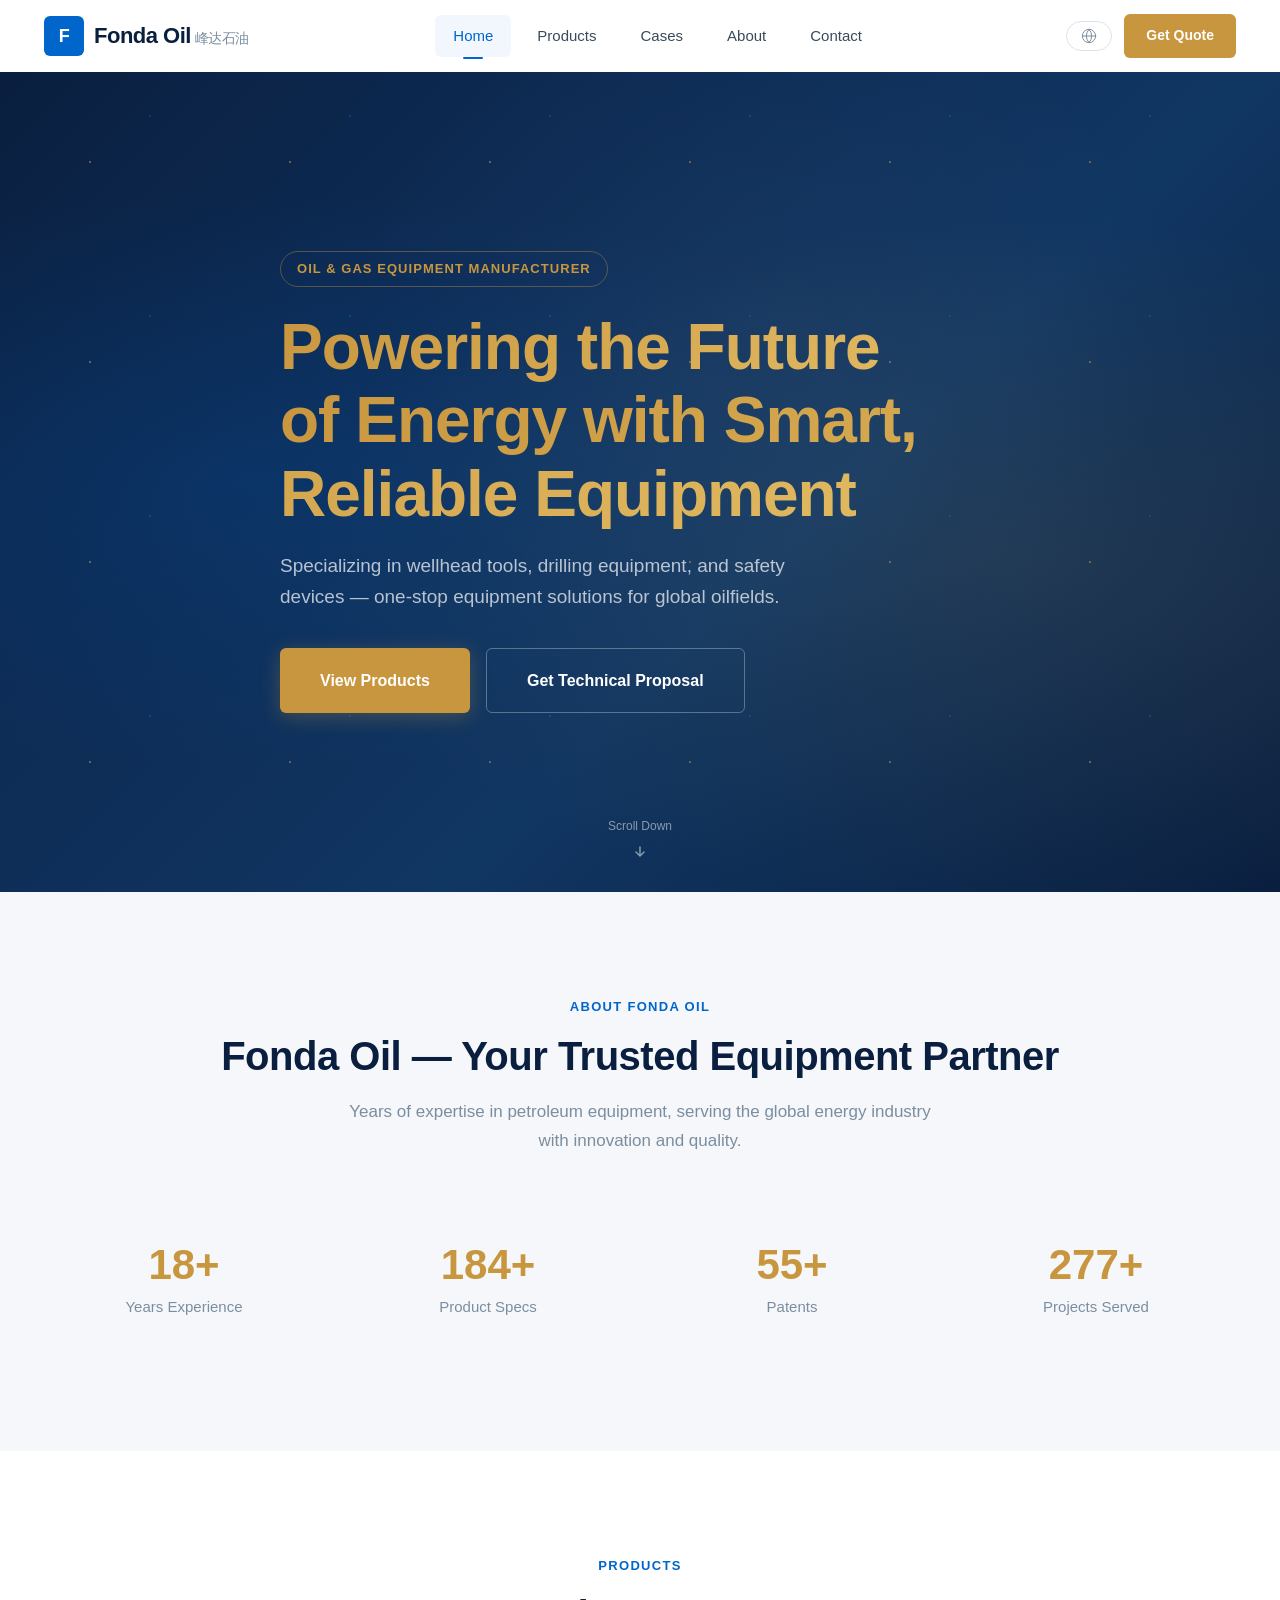
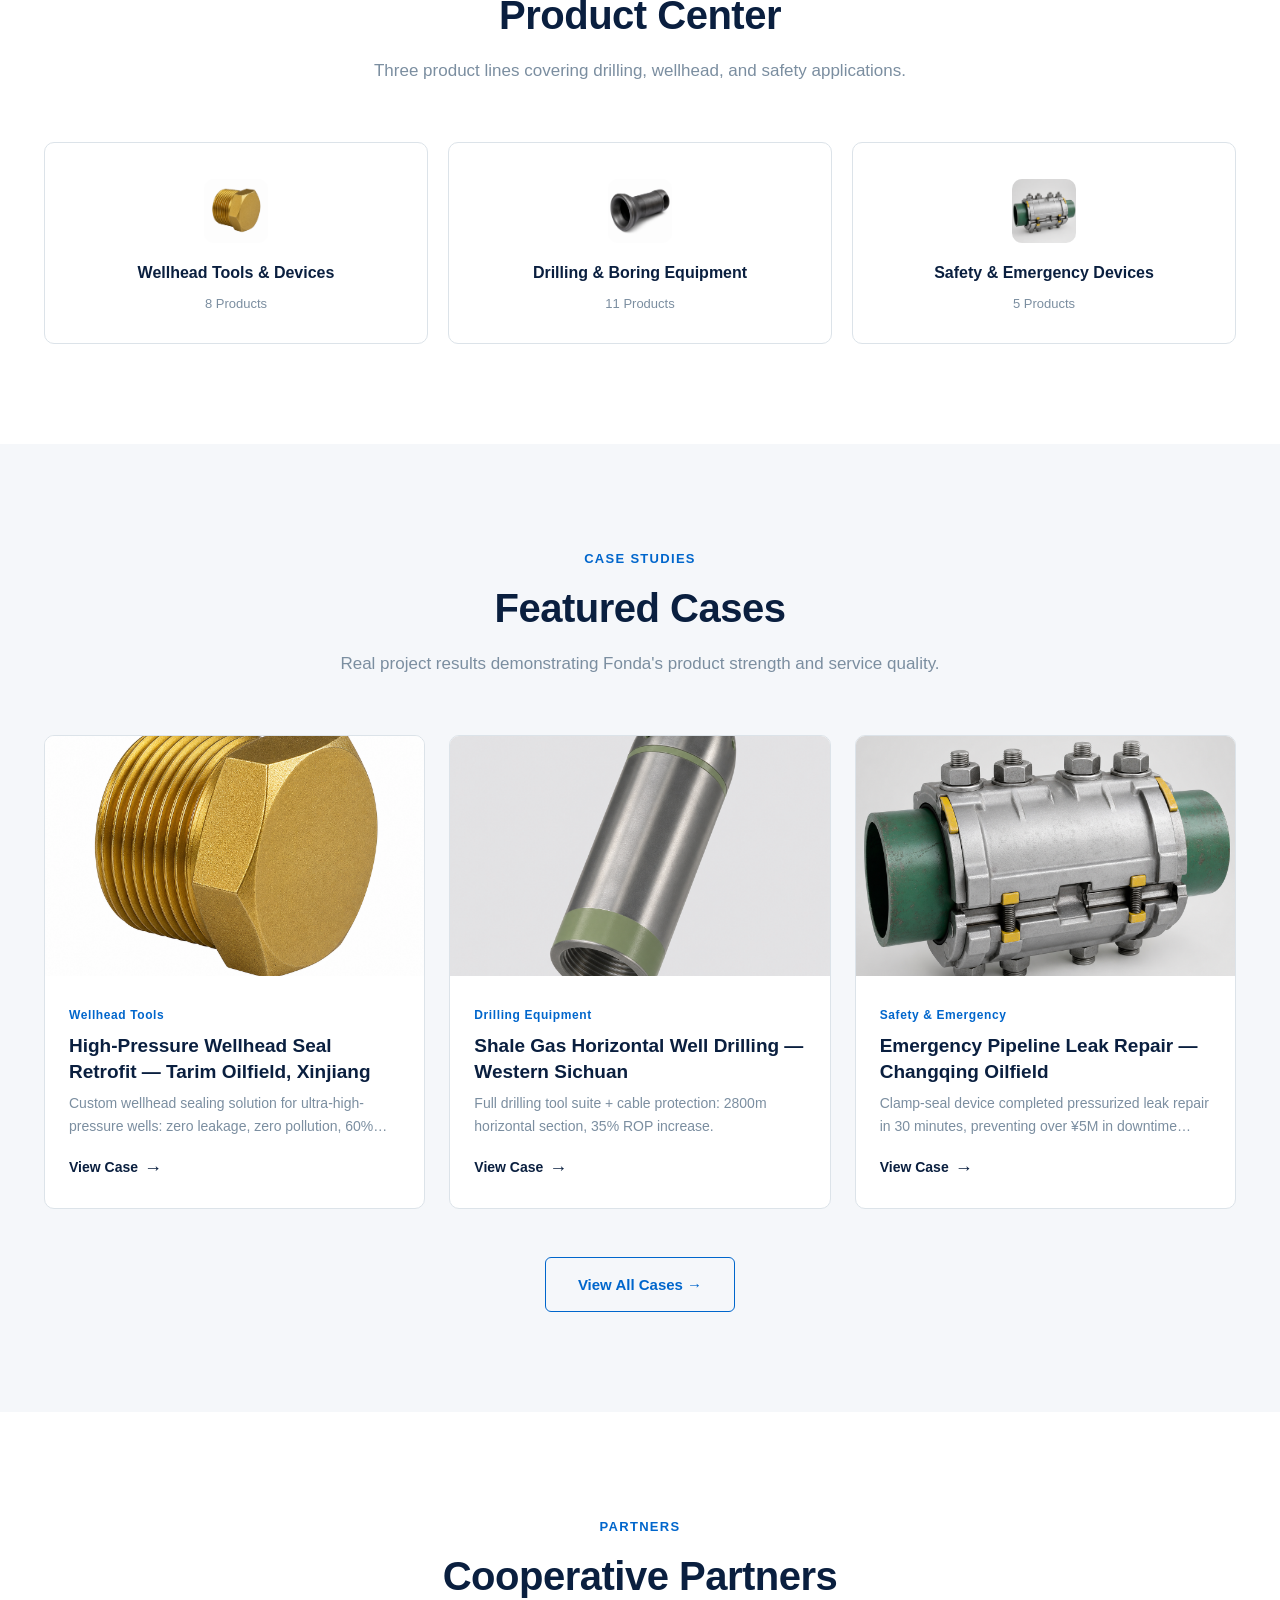
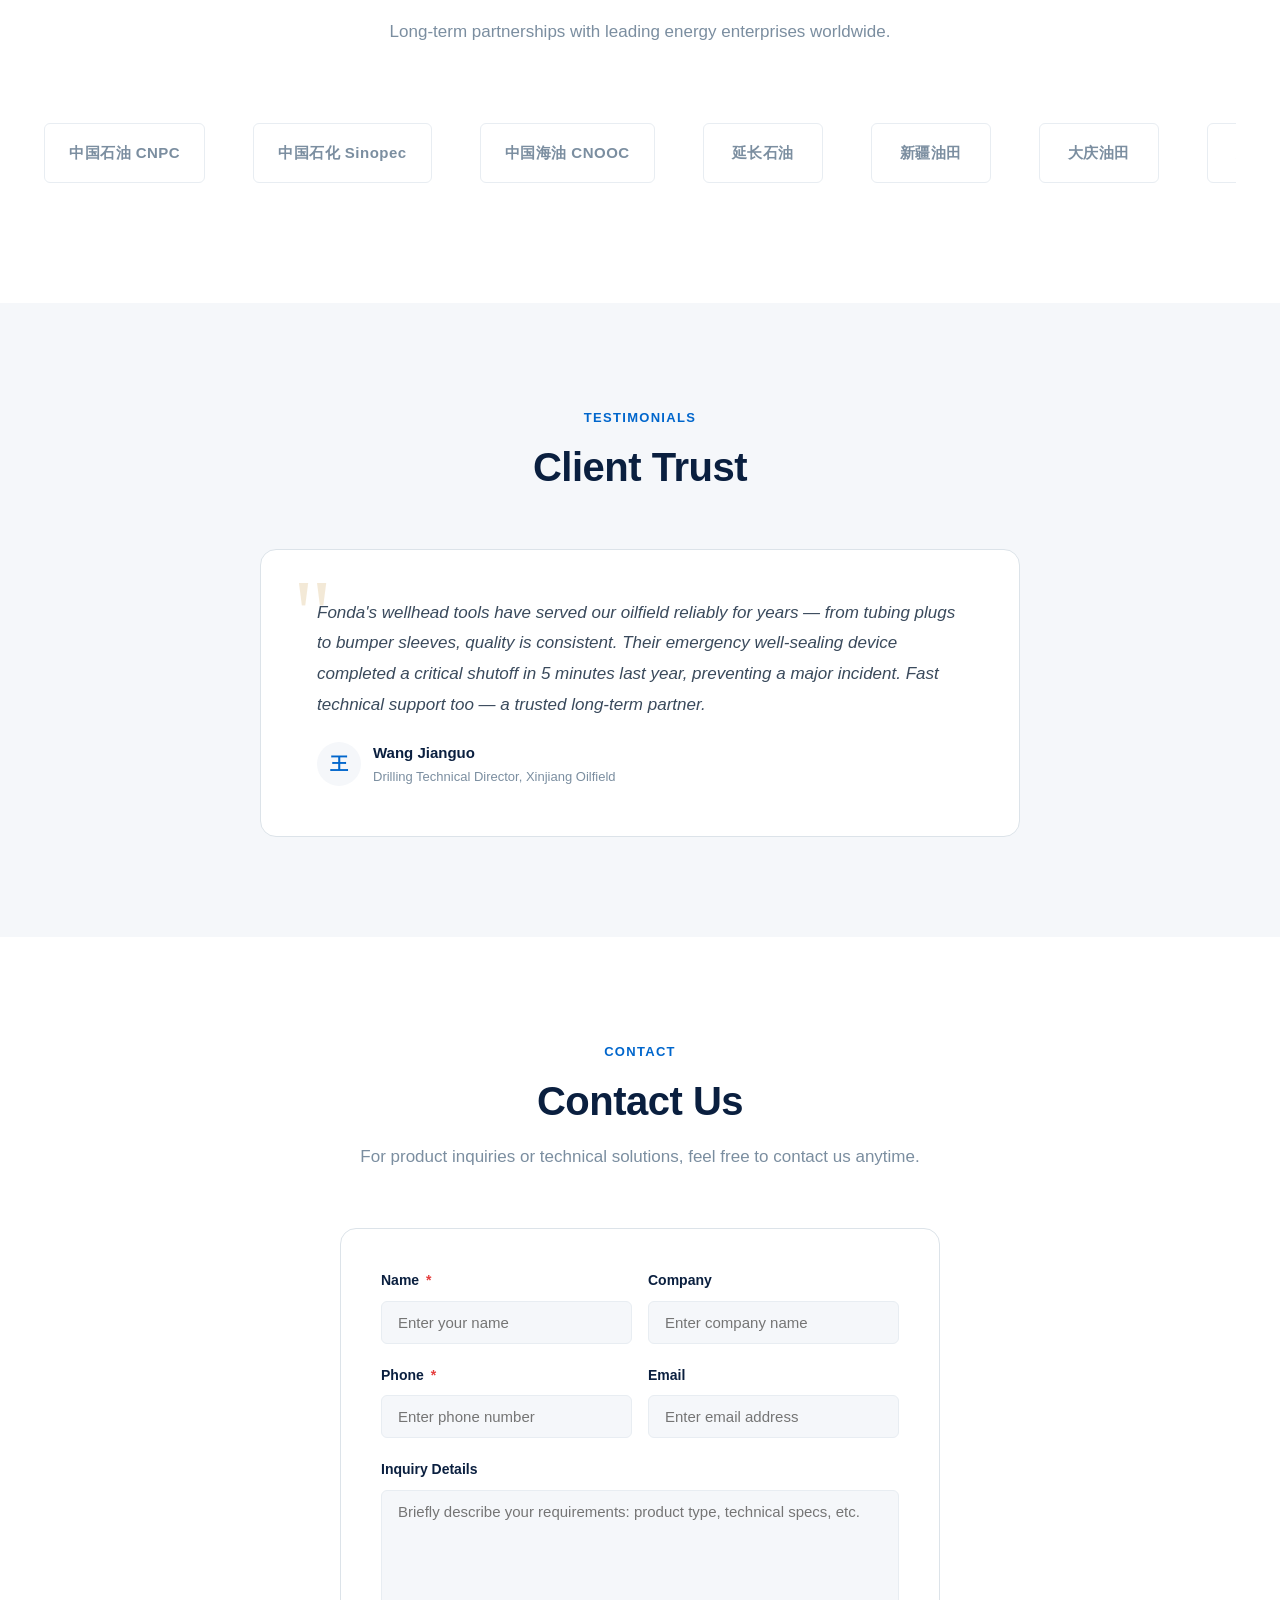
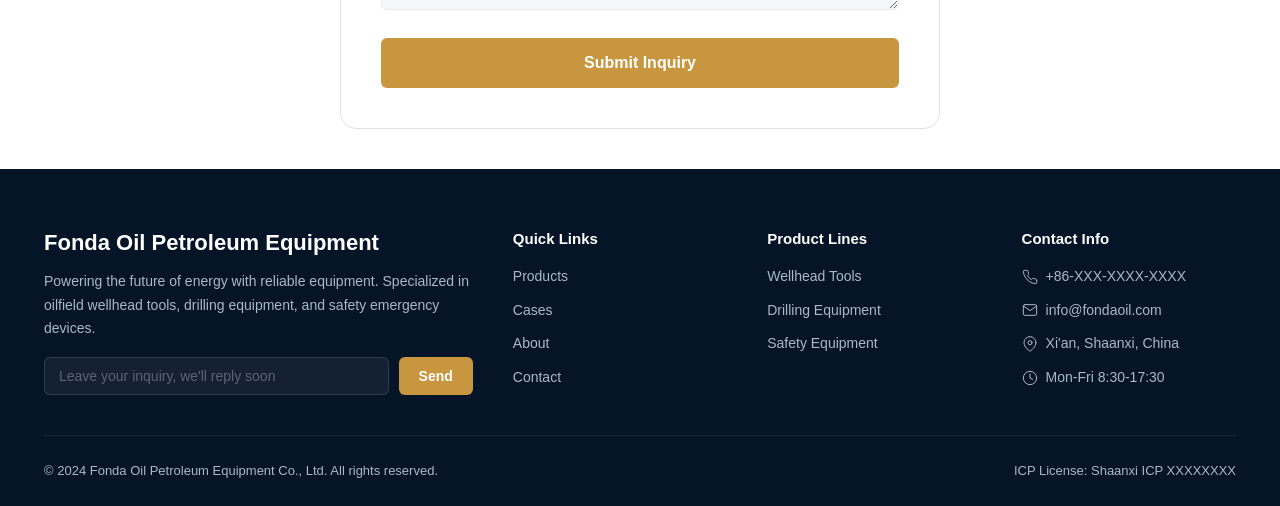
<file: index.html>
<!DOCTYPE html>
<html lang="zh-CN">
<head>
<meta charset="UTF-8">
<meta name="viewport" content="width=device-width, initial-scale=1.0">
<meta name="description" content="峰达石油设备（Fonda Oil）——专业的石油井口工具、钻探测井设备及安全应急设备制造商，致力于为全球能源行业提供可靠的装备解决方案。">
<title data-i18n="meta.title">峰达石油设备 | Fonda Oil — 驱动能源未来，智造可靠装备</title>
<link rel="stylesheet" href="css/style.css">
</head>
<body>

<!-- ==================== NAVIGATION ==================== -->
<nav class="nav">
  <div class="nav-inner">
    <a href="index.html" class="nav-logo">
      <span class="logo-icon">F</span>
      <span>Fonda Oil<span style="font-weight:400;color:var(--text-muted);font-size:14px;margin-left:4px;">峰达石油</span></span>
    </a>
    <div class="nav-links">
      <a href="index.html" class="active" data-i18n="nav.home">首页</a>
      <a href="products.html" data-i18n="nav.products">产品中心</a>
      <a href="cases.html" data-i18n="nav.cases">案例展示</a>
      <a href="about.html" data-i18n="nav.about">关于我们</a>
      <a href="contact.html" data-i18n="nav.contact">联系我们</a>
    </div>
    <div class="nav-actions">
      <div class="lang-switcher">
        <button class="lang-btn" aria-label="Switch language">
          <svg viewBox="0 0 24 24" fill="none" stroke="currentColor" stroke-width="1.5" stroke-linecap="round" stroke-linejoin="round" style="width:16px;height:16px;"><circle cx="12" cy="12" r="10"/><line x1="2" y1="12" x2="22" y2="12"/><path d="M12 2a15.3 15.3 0 0 1 4 10 15.3 15.3 0 0 1-4 10 15.3 15.3 0 0 1-4-10 15.3 15.3 0 0 1 4-10z"/></svg>
        </button>
        <div class="lang-dropdown">
          <button class="lang-option active" data-lang="zh" data-i18n="lang.zh">中</button>
          <button class="lang-option" data-lang="en" data-i18n="lang.en">EN</button>
          <button class="lang-option" data-lang="ru" data-i18n="lang.ru">RU</button>
        </div>
      </div>
      <a href="contact.html" class="nav-cta" data-i18n="nav.cta">获取报价</a>
      <button class="nav-toggle" aria-label="菜单">
        <span></span><span></span><span></span>
      </button>
    </div>
  </div>
</nav>

<!-- ==================== HERO ==================== -->
<section class="hero">
  <div class="hero-bg"></div>
  <div class="hero-particles"></div>
  <div class="hero-content">
    <span class="hero-tag" data-i18n="hero.tag">OIL & GAS EQUIPMENT MANUFACTURER</span>
    <h1><span data-i18n="hero.title1">驱动能源未来</span><br><span data-i18n="hero.title2">智造可靠装备</span></h1>
    <p class="hero-sub" data-i18n="hero.sub">专注井口工具、钻探掘进设备及安全应急设备，为全球油田提供一站式装备解决方案</p>
    <div class="hero-actions">
      <a href="products.html" class="btn btn-primary btn-lg" data-i18n="hero.btn1">查看产品中心</a>
      <a href="contact.html" class="btn btn-outline btn-lg" data-i18n="hero.btn2">获取技术方案</a>
    </div>
  </div>
  <div class="hero-scroll">
    <span data-i18n="hero.scroll">向下滚动</span>
    <svg width="16" height="16" viewBox="0 0 16 16" fill="none"><path d="M8 3v8M4 8l4 4 4-4" stroke="currentColor" stroke-width="1.5" stroke-linecap="round" stroke-linejoin="round"/></svg>
  </div>
</section>

<!-- ==================== 公司简介 + 数据 ==================== -->
<section class="section section-alt">
  <div class="container">
    <div class="section-header">
      <span class="section-label" data-i18n="about-fonda.label">About Fonda Oil</span>
      <h2 class="section-title" data-i18n="about-fonda.title">峰达石油，值得信赖的装备伙伴</h2>
      <p class="section-desc" data-i18n="about-fonda.desc">深耕石油设备领域多年，以技术创新和品质制造服务全球能源行业</p>
    </div>
    <div class="stats-row">
      <div class="stat-item">
        <div class="stat-num" data-count="20" data-suffix="+" data-final="20+" data-i18n="stat.years">20+</div>
        <div class="stat-label" data-i18n="stat.years-label">年行业经验</div>
      </div>
      <div class="stat-item">
        <div class="stat-num" data-count="200" data-suffix="+" data-final="200+" data-i18n="stat.specs">200+</div>
        <div class="stat-label" data-i18n="stat.specs-label">产品规格型号</div>
      </div>
      <div class="stat-item">
        <div class="stat-num" data-count="60" data-suffix="+" data-final="60+" data-i18n="stat.patents">60+</div>
        <div class="stat-label" data-i18n="stat.patents-label">技术专利</div>
      </div>
      <div class="stat-item">
        <div class="stat-num" data-count="300" data-suffix="+" data-final="300+" data-i18n="stat.projects">300+</div>
        <div class="stat-label" data-i18n="stat.projects-label">服务油田项目</div>
      </div>
    </div>
  </div>
</section>

<!-- ==================== 产品分类 ==================== -->
<section class="section">
  <div class="container">
    <div class="section-header">
      <span class="section-label" data-i18n="products.label">Products</span>
      <h2 class="section-title" data-i18n="products.title">产品中心</h2>
      <p class="section-desc" data-i18n="products.desc">三大产品系列，覆盖钻探、井口、安全全场景</p>
    </div>
    <div class="cat-grid" style="grid-template-columns:repeat(3,1fr);">
      <a href="products.html?cat=wellhead" class="cat-card">
        <div class="cat-icon"><img src="images/products/oilfield-threaded-hex-plug-2048.png" alt="" loading="lazy"></div>
        <div class="cat-name" data-i18n="cat.wellhead">井口工具及装置</div>
        <div class="cat-count" data-i18n="cat.wellhead-count">8 产品</div>
      </a>
      <a href="products.html?cat=drilling" class="cat-card">
        <div class="cat-icon"><img src="images/products/09-tubing-guide-shoe.png" alt="" loading="lazy"></div>
        <div class="cat-name" data-i18n="cat.drilling">钻探掘进设备</div>
        <div class="cat-count" data-i18n="cat.drilling-count">11 产品</div>
      </a>
      <a href="products.html?cat=safety" class="cat-card">
        <div class="cat-icon"><img src="images/products/14-emergency-pipe-leak-repair-clamp.png" alt="" loading="lazy"></div>
        <div class="cat-name" data-i18n="cat.safety">安全应急设备</div>
        <div class="cat-count" data-i18n="cat.safety-count">5 产品</div>
      </a>
    </div>
  </div>
</section>

<!-- ==================== 优秀案例 ==================== -->
<section class="section section-alt">
  <div class="container">
    <div class="section-header">
      <span class="section-label" data-i18n="cases.label">Case Studies</span>
      <h2 class="section-title" data-i18n="cases.title">优秀案例</h2>
      <p class="section-desc" data-i18n="cases.desc">以实际项目成效，见证峰达的产品实力与服务品质</p>
    </div>
    <div class="card-grid">
      <a href="cases.html#case-1" class="card">
        <div class="card-img"><img src="images/products/oilfield-threaded-hex-plug-2048.png" alt="" loading="lazy"></div>
        <div class="card-body">
          <span class="card-tag" data-i18n="case1.tag">井口工具</span>
          <h3 class="card-title" data-i18n="case1.title">新疆塔里木油田高压井口密封改造项目</h3>
          <p class="card-desc" data-i18n="case1.desc">针对超高压井口密封失效难题，定制封井保护装置，实现零泄漏、零污染作业，节约修井成本60%。</p>
          <span class="card-link"><span data-i18n="case1.link">查看案例</span> <span class="arrow">→</span></span>
        </div>
      </a>
      <a href="cases.html#case-2" class="card">
        <div class="card-img"><img src="images/products/10-bullet-tubing-guide-shoe.png" alt="" loading="lazy"></div>
        <div class="card-body">
          <span class="card-tag" data-i18n="case2.tag">钻探设备</span>
          <h3 class="card-title" data-i18n="case2.title">川西页岩气水平井高效钻探项目</h3>
          <p class="card-desc" data-i18n="case2.desc">全套钻探工具+电缆保护方案，助力2800m水平段高效钻进，机械钻速提升35%。</p>
          <span class="card-link"><span data-i18n="case2.link">查看案例</span> <span class="arrow">→</span></span>
        </div>
      </a>
      <a href="cases.html#case-3" class="card">
        <div class="card-img"><img src="images/products/14-emergency-pipe-leak-repair-clamp.png" alt="" loading="lazy"></div>
        <div class="card-body">
          <span class="card-tag" data-i18n="case3.tag">安全应急</span>
          <h3 class="card-title" data-i18n="case3.title">长庆油田管道应急堵漏项目</h3>
          <p class="card-desc" data-i18n="case3.desc">挤压式抱卡堵漏装置在管道刺漏抢险中大显身手，30分钟内完成带压堵漏，避免停产损失超500万元。</p>
          <span class="card-link"><span data-i18n="case3.link">查看案例</span> <span class="arrow">→</span></span>
        </div>
      </a>
    </div>
    <div class="text-center mt-5">
      <a href="cases.html" class="btn btn-outline" data-i18n="cases.viewall">查看全部案例 →</a>
    </div>
  </div>
</section>

<!-- ==================== 合作企业 ==================== -->
<section class="section">
  <div class="container">
    <div class="section-header">
      <span class="section-label" data-i18n="partners.label">Partners</span>
      <h2 class="section-title" data-i18n="partners.title">合作企业</h2>
      <p class="section-desc" data-i18n="partners.desc">与国内外知名能源企业建立长期合作关系</p>
    </div>
    <div class="partner-track">
      <div class="partner-row">
        <div class="partner-item">中国石油 CNPC</div>
        <div class="partner-item">中国石化 Sinopec</div>
        <div class="partner-item">中国海油 CNOOC</div>
        <div class="partner-item">延长石油</div>
        <div class="partner-item">新疆油田</div>
        <div class="partner-item">大庆油田</div>
        <div class="partner-item">胜利油田</div>
        <div class="partner-item">塔里木油田</div>
        <div class="partner-item">长庆油田</div>
        <div class="partner-item">西南油气田</div>
        <div class="partner-item">中国石油 CNPC</div>
        <div class="partner-item">中国石化 Sinopec</div>
        <div class="partner-item">中国海油 CNOOC</div>
        <div class="partner-item">延长石油</div>
        <div class="partner-item">新疆油田</div>
      </div>
    </div>
  </div>
</section>

<!-- ==================== 客户评价 ==================== -->
<section class="section section-alt">
  <div class="container">
    <div class="section-header">
      <span class="section-label" data-i18n="testi.label">Testimonials</span>
      <h2 class="section-title" data-i18n="testi.title">客户信任</h2>
    </div>
    <div class="testimonial-card">
      <p class="testimonial-text" data-i18n="testi.text">峰达的井口工具在我们油田用了好几年，从丝堵到防碰套，产品质量一直很稳定。最让我们满意的是他们的应急封井装置，去年一次井口泄漏，5分钟就完成了封堵，避免了一次大事故。技术服务响应也快，是值得长期合作的伙伴。</p>
      <div class="testimonial-author">
        <div class="testimonial-avatar">王</div>
        <div>
          <div class="testimonial-name" data-i18n="testi.name">王建国</div>
          <div class="testimonial-role" data-i18n="testi.role">新疆某油田 · 钻井技术总监</div>
        </div>
      </div>
    </div>
  </div>
</section>

<!-- ==================== 底部联系 ==================== -->
<section class="section" style="padding-bottom:40px;">
  <div class="container">
    <div class="section-header">
      <span class="section-label" data-i18n="contact.label">Contact</span>
      <h2 class="section-title" data-i18n="contact.title">联系我们</h2>
      <p class="section-desc" data-i18n="contact.desc">如需产品咨询或技术方案，欢迎随时联系我们</p>
    </div>
    <div style="max-width:600px;margin:0 auto;">
      <div class="form-card">
        <form id="contactForm">
          <div class="form-row">
            <div class="form-group">
              <label><span data-i18n="form.name">姓名</span> <span class="required" data-i18n="form.req">*</span></label>
              <input type="text" class="form-input" data-i18n-placeholder="form.name-ph" placeholder="请输入您的姓名" required>
            </div>
            <div class="form-group">
              <label data-i18n="form.company">公司名称</label>
              <input type="text" class="form-input" data-i18n-placeholder="form.company-ph" placeholder="请输入公司名称">
            </div>
          </div>
          <div class="form-row">
            <div class="form-group">
              <label><span data-i18n="form.phone">联系电话</span> <span class="required" data-i18n="form.req">*</span></label>
              <input type="tel" class="form-input" data-i18n-placeholder="form.phone-ph" placeholder="请输入联系电话" required>
            </div>
            <div class="form-group">
              <label data-i18n="form.email">邮箱地址</label>
              <input type="email" class="form-input" data-i18n-placeholder="form.email-ph" placeholder="请输入邮箱地址">
            </div>
          </div>
          <div class="form-group">
            <label data-i18n="form.need">需求描述</label>
            <textarea class="form-textarea" data-i18n-placeholder="form.need-ph" placeholder="请简要描述您的需求，如产品类型、技术参数要求等..."></textarea>
          </div>
          <button type="submit" class="form-submit" data-i18n="form.submit">提交咨询</button>
        </form>
      </div>
    </div>
  </div>
</section>

<!-- ==================== FOOTER ==================== -->
<footer class="footer">
  <div class="container">
    <div class="footer-grid">
      <div class="footer-brand">
        <h3 data-i18n="footer.brand">Fonda Oil 峰达石油</h3>
        <p data-i18n="footer.desc">驱动能源未来，智造可靠装备。专注于石油井口工具、钻探掘进设备及安全应急设备的研发与制造。</p>
        <div class="footer-quick-form">
          <input type="text" data-i18n-placeholder="footer.quick-ph" placeholder="留下您的需求，我们会尽快回复">
          <button data-i18n="footer.quick-btn">发送</button>
        </div>
      </div>
      <div>
        <h4 data-i18n="footer.nav-title">快速导航</h4>
        <div class="footer-links">
          <a href="products.html" data-i18n="nav.products">产品中心</a>
          <a href="cases.html" data-i18n="nav.cases">案例展示</a>
          <a href="about.html" data-i18n="nav.about">关于我们</a>
          <a href="contact.html" data-i18n="nav.contact">联系我们</a>
        </div>
      </div>
      <div>
        <h4 data-i18n="footer.prod-title">产品系列</h4>
        <div class="footer-links">
          <a href="products.html?cat=wellhead" data-i18n="footer.prod-wellhead">井口工具及装置</a>
          <a href="products.html?cat=drilling" data-i18n="footer.prod-drilling">钻探掘进设备</a>
          <a href="products.html?cat=safety" data-i18n="footer.prod-safety">安全应急设备</a>
        </div>
      </div>
      <div>
        <h4 data-i18n="footer.contact-title">联系方式</h4>
        <div class="footer-links">
          <a style="display:flex;align-items:center;gap:8px;"><span style="width:16px;height:16px;display:inline-flex;flex-shrink:0;"><svg viewBox="0 0 24 24" fill="none" stroke="currentColor" stroke-width="1.5" stroke-linecap="round" stroke-linejoin="round"><path d="M22 16.92v3a2 2 0 0 1-2.18 2 19.79 19.79 0 0 1-8.63-3.07 19.5 19.5 0 0 1-6-6 19.79 19.79 0 0 1-3.07-8.67A2 2 0 0 1 4.11 2h3a2 2 0 0 1 2 1.72c.127.96.361 1.903.7 2.81a2 2 0 0 1-.45 2.11L8.09 9.91a16 16 0 0 0 6 6l1.27-1.27a2 2 0 0 1 2.11-.45c.907.339 1.85.573 2.81.7A2 2 0 0 1 22 16.92z"/></svg></span> <span data-i18n="footer.phone">+86-XXX-XXXX-XXXX</span></a>
          <a style="display:flex;align-items:center;gap:8px;"><span style="width:16px;height:16px;display:inline-flex;flex-shrink:0;"><svg viewBox="0 0 24 24" fill="none" stroke="currentColor" stroke-width="1.5" stroke-linecap="round" stroke-linejoin="round"><path d="M4 4h16c1.1 0 2 .9 2 2v12c0 1.1-.9 2-2 2H4c-1.1 0-2-.9-2-2V6c0-1.1.9-2 2-2z"/><polyline points="22,6 12,13 2,6"/></svg></span> <span data-i18n="footer.email">info@fondaoil.com</span></a>
          <a style="display:flex;align-items:center;gap:8px;"><span style="width:16px;height:16px;display:inline-flex;flex-shrink:0;"><svg viewBox="0 0 24 24" fill="none" stroke="currentColor" stroke-width="1.5" stroke-linecap="round" stroke-linejoin="round"><path d="M21 10c0 7-9 13-9 13s-9-6-9-13a9 9 0 0 1 18 0z"/><circle cx="12" cy="10" r="3"/></svg></span> <span data-i18n="footer.address">中国·陕西省西安市</span></a>
          <a style="display:flex;align-items:center;gap:8px;"><span style="width:16px;height:16px;display:inline-flex;flex-shrink:0;"><svg viewBox="0 0 24 24" fill="none" stroke="currentColor" stroke-width="1.5" stroke-linecap="round" stroke-linejoin="round"><circle cx="12" cy="12" r="10"/><polyline points="12 6 12 12 16 14"/></svg></span> <span data-i18n="footer.hours">周一至周五 8:30-17:30</span></a>
        </div>
      </div>
    </div>
    <div class="footer-bottom">
      <span data-i18n="footer.copyright">© 2024 Fonda Oil 峰达石油设备有限公司. All rights reserved.</span>
      <span data-i18n="footer.icp">ICP备案号：陕ICP备XXXXXXXX号</span>
    </div>
  </div>
</footer>

<button class="back-top" aria-label="返回顶部" data-i18n="back-top">↑</button>

<script src="js/i18n-data.js"></script>
<script src="js/i18n.js"></script>
<script src="js/main.js"></script>
</body>
</html>
</file>
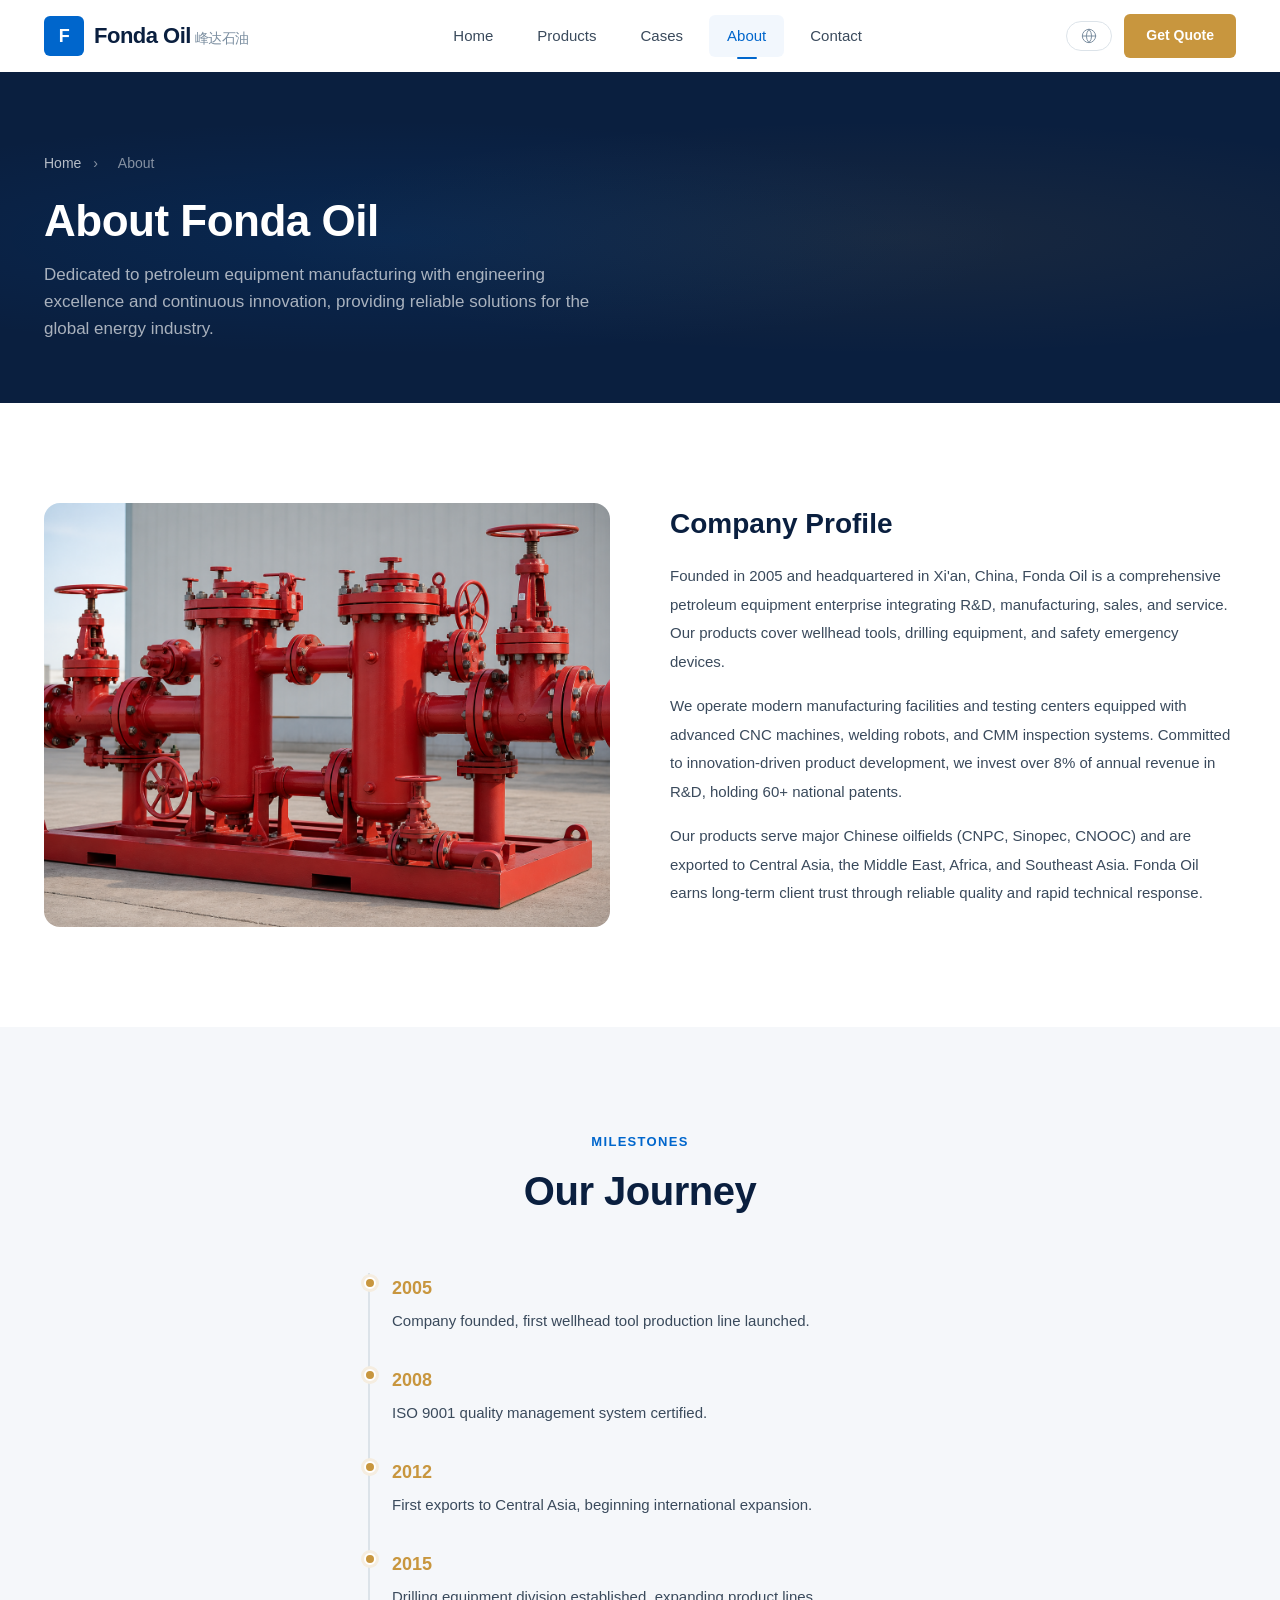
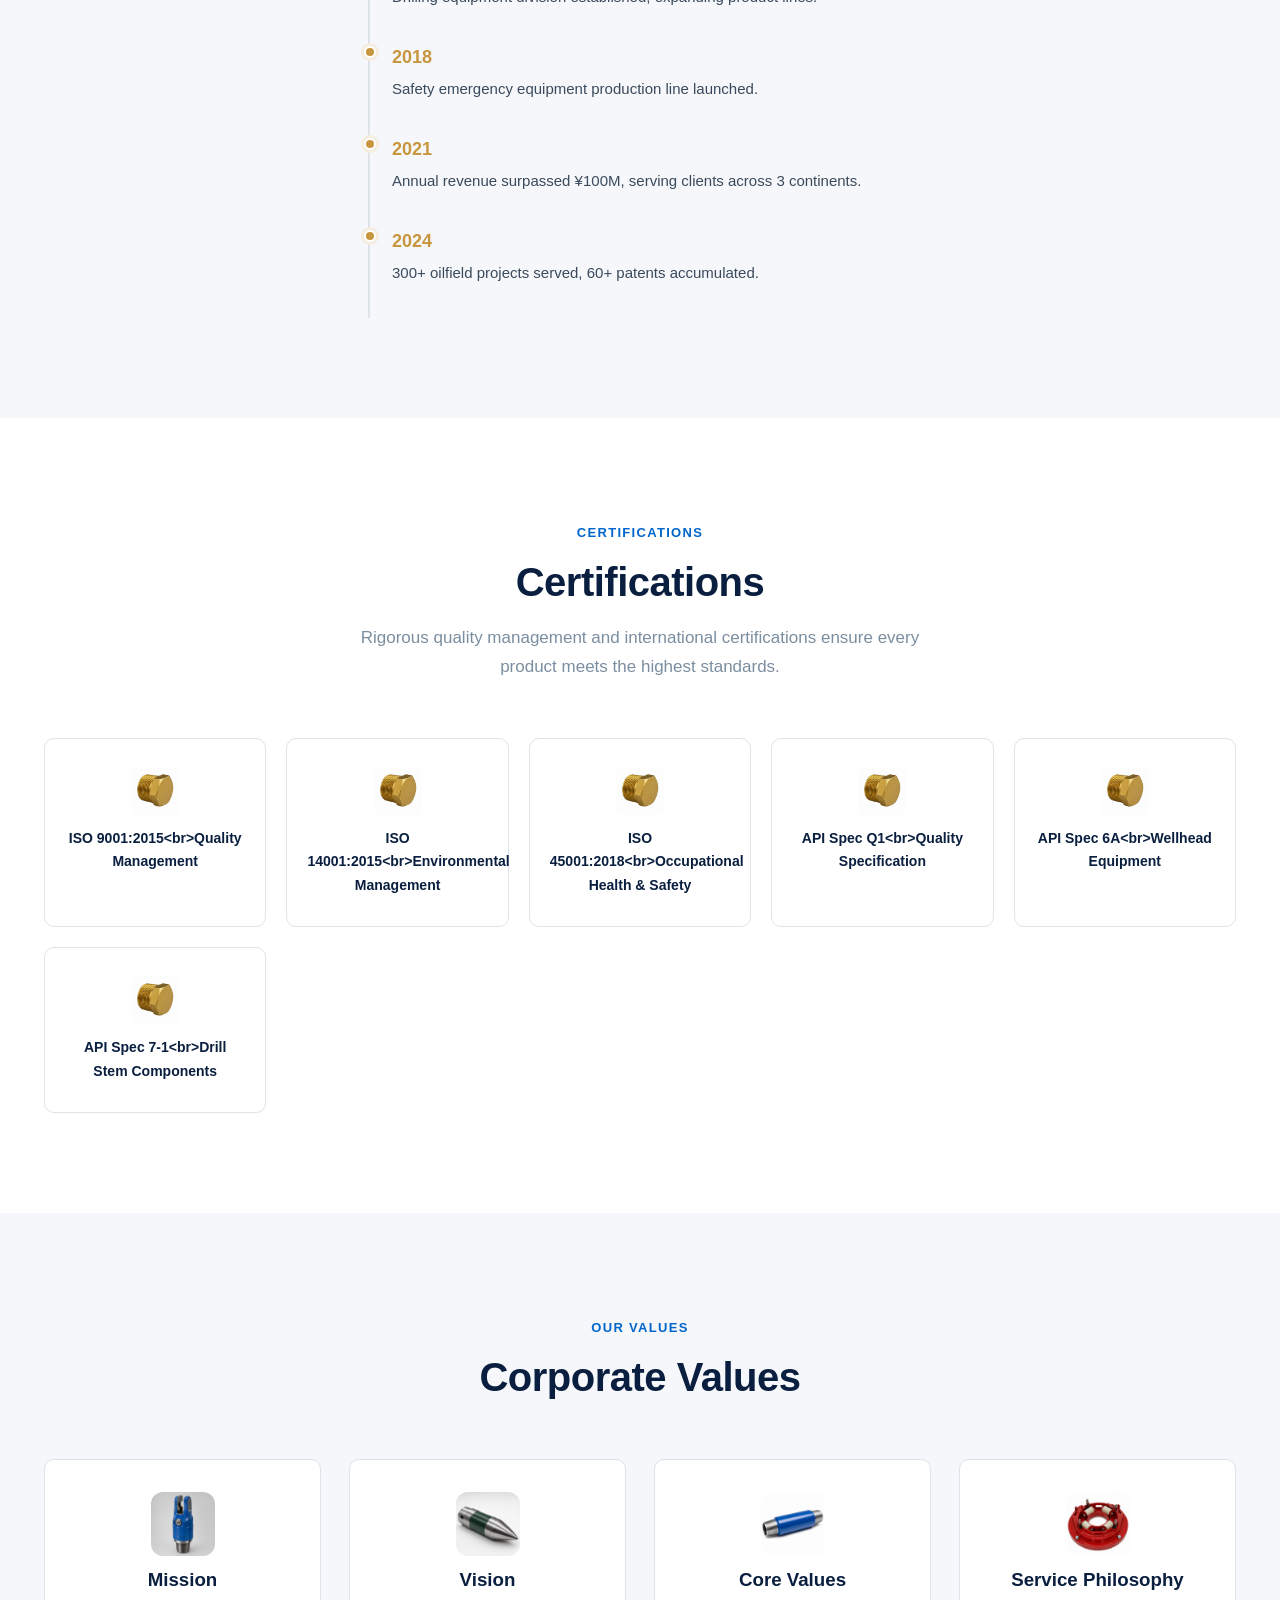
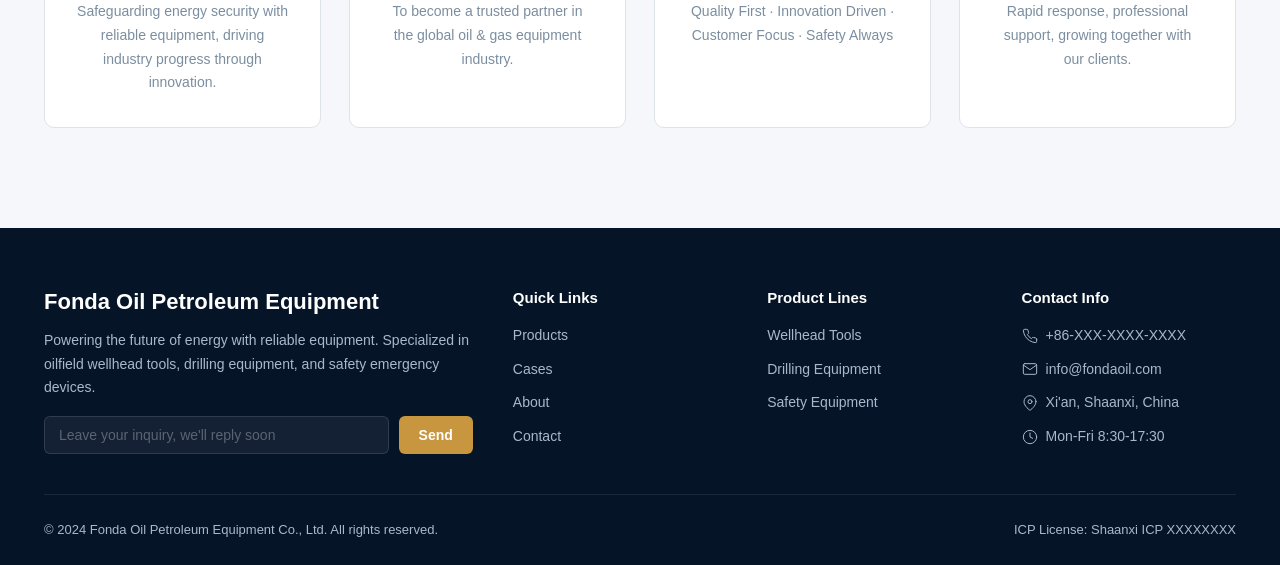
<file: about.html>
<!DOCTYPE html>
<html lang="zh-CN">
<head>
<meta charset="UTF-8">
<meta name="viewport" content="width=device-width, initial-scale=1.0">
<meta name="description" content="了解峰达石油设备——公司介绍、发展历程、资质认证与企业文化。">
<title data-i18n="aboutbanner.title">关于我们 | 峰达石油设备 Fonda Oil</title>
<link rel="stylesheet" href="css/style.css">
</head>
<body>

<nav class="nav scrolled">
  <div class="nav-inner">
    <a href="index.html" class="nav-logo">
      <span class="logo-icon">F</span>
      <span>Fonda Oil<span style="font-weight:400;color:var(--text-muted);font-size:14px;margin-left:4px;">峰达石油</span></span>
    </a>
    <div class="nav-links">
      <a href="index.html" data-i18n="nav.home">首页</a>
      <a href="products.html" data-i18n="nav.products">产品中心</a>
      <a href="cases.html" data-i18n="nav.cases">案例展示</a>
      <a href="about.html" class="active" data-i18n="nav.about">关于我们</a>
      <a href="contact.html" data-i18n="nav.contact">联系我们</a>
    </div>
    <div class="nav-actions">
      <div class="lang-switcher">
        <button class="lang-btn" aria-label="Switch language">
          <svg viewBox="0 0 24 24" fill="none" stroke="currentColor" stroke-width="1.5" stroke-linecap="round" stroke-linejoin="round" style="width:16px;height:16px;"><circle cx="12" cy="12" r="10"/><line x1="2" y1="12" x2="22" y2="12"/><path d="M12 2a15.3 15.3 0 0 1 4 10 15.3 15.3 0 0 1-4 10 15.3 15.3 0 0 1-4-10 15.3 15.3 0 0 1 4-10z"/></svg>
        </button>
        <div class="lang-dropdown">
          <button class="lang-option active" data-lang="zh" data-i18n="lang.zh">中</button>
          <button class="lang-option" data-lang="en" data-i18n="lang.en">EN</button>
          <button class="lang-option" data-lang="ru" data-i18n="lang.ru">RU</button>
        </div>
      </div>
      <a href="contact.html" class="nav-cta" data-i18n="nav.cta">获取报价</a>
      <button class="nav-toggle" aria-label="菜单">
        <span></span><span></span><span></span>
      </button>
    </div>
  </div>
</nav>

<!-- PAGE BANNER -->
<section class="page-banner">
  <div class="page-banner-content">
    <div class="breadcrumb"><a href="index.html" data-i18n="aboutbanner.breadcrumb-home">首页</a> <span>›</span> <span data-i18n="aboutbanner.breadcrumb">关于我们</span></div>
    <h1 data-i18n="aboutbanner.title">关于峰达石油</h1>
    <p data-i18n="aboutbanner.sub">深耕石油装备制造领域，以严谨的工程精神和不断创新的技术，为全球能源行业提供可靠的装备解决方案</p>
  </div>
</section>

<!-- 公司介绍 -->
<section class="section">
  <div class="container">
    <div class="about-grid">
      <div class="about-img"><img src="images/products/18-high-pressure-filter-manifold.png" alt="峰达石油生产基地" loading="lazy"></div>
      <div class="about-text">
        <h2 data-i18n="about.intro-title">公司介绍</h2>
        <p data-i18n="about.intro-p1">峰达石油设备有限公司成立于2005年，总部位于中国西安，是一家集研发、制造、销售、服务于一体的综合性石油装备企业。公司产品覆盖井口工具及装置、钻探掘进设备及安全应急设备三大领域。</p>
        <p data-i18n="about.intro-p2">公司拥有现代化的生产基地和检测中心，配备先进的数控加工设备、焊接机器人及三坐标检测系统。我们坚持"以技术创新驱动产品升级"的理念，每年将营收的8%以上投入研发，累计获得国家专利60余项。</p>
        <p data-i18n="about.intro-p3">我们的产品已服务于中石油、中石化、中海油等国内主要油田，并出口至中亚、中东、非洲、东南亚等地区。峰达石油以可靠的产品品质和快速的技术响应，赢得了客户的长期信任。</p>
      </div>
    </div>
  </div>
</section>

<!-- 发展历程 -->
<section class="section section-alt">
  <div class="container">
    <div class="section-header">
      <span class="section-label" data-i18n="milestones.label">Milestones</span>
      <h2 class="section-title" data-i18n="milestones.title">发展历程</h2>
    </div>
    <div class="timeline" style="max-width:560px;margin:0 auto;">
      <div class="timeline-item"><div class="timeline-year">2005</div><div class="timeline-text" data-i18n="timeline.2005">公司成立，首条井口工具产品线投产</div></div>
      <div class="timeline-item"><div class="timeline-year">2008</div><div class="timeline-text" data-i18n="timeline.2008">通过ISO 9001质量管理体系认证</div></div>
      <div class="timeline-item"><div class="timeline-year">2012</div><div class="timeline-text" data-i18n="timeline.2012">产品首次出口中亚市场，开启国际化进程</div></div>
      <div class="timeline-item"><div class="timeline-year">2015</div><div class="timeline-text" data-i18n="timeline.2015">成立钻探设备事业部，拓展产品线</div></div>
      <div class="timeline-item"><div class="timeline-year">2018</div><div class="timeline-text" data-i18n="timeline.2018">安全应急设备产线投产</div></div>
      <div class="timeline-item"><div class="timeline-year">2021</div><div class="timeline-text" data-i18n="timeline.2021">年销售额突破亿元，服务客户覆盖三大洲</div></div>
      <div class="timeline-item"><div class="timeline-year">2024</div><div class="timeline-text" data-i18n="timeline.2024">累计服务油田项目突破300个，专利数突破60项</div></div>
    </div>
  </div>
</section>

<!-- 资质认证 -->
<section class="section">
  <div class="container">
    <div class="section-header">
      <span class="section-label" data-i18n="certs.label">Certifications</span>
      <h2 class="section-title" data-i18n="certs.title">资质认证</h2>
      <p class="section-desc" data-i18n="certs.desc">严格的质量管理体系与国际标准认证，确保每一件产品都经得起考验</p>
    </div>
    <div class="cert-grid">
      <div class="cert-card"><div class="cert-icon"><img src="images/products/oilfield-threaded-hex-plug-2048.png" alt="" loading="lazy"></div><div class="cert-name" data-i18n="cert.iso9001">ISO 9001:2015<br>质量管理体系</div></div>
      <div class="cert-card"><div class="cert-icon"><img src="images/products/oilfield-threaded-hex-plug-2048.png" alt="" loading="lazy"></div><div class="cert-name" data-i18n="cert.iso14001">ISO 14001:2015<br>环境管理体系</div></div>
      <div class="cert-card"><div class="cert-icon"><img src="images/products/oilfield-threaded-hex-plug-2048.png" alt="" loading="lazy"></div><div class="cert-name" data-i18n="cert.iso45001">ISO 45001:2018<br>职业健康安全</div></div>
      <div class="cert-card"><div class="cert-icon"><img src="images/products/oilfield-threaded-hex-plug-2048.png" alt="" loading="lazy"></div><div class="cert-name" data-i18n="cert.apiq1">API Spec Q1<br>质量管理规范</div></div>
      <div class="cert-card"><div class="cert-icon"><img src="images/products/oilfield-threaded-hex-plug-2048.png" alt="" loading="lazy"></div><div class="cert-name" data-i18n="cert.api6a">API Spec 6A<br>井口装置规范</div></div>
      <div class="cert-card"><div class="cert-icon"><img src="images/products/oilfield-threaded-hex-plug-2048.png" alt="" loading="lazy"></div><div class="cert-name" data-i18n="cert.api7">API Spec 7-1<br>钻柱构件规范</div></div>
    </div>
  </div>
</section>

<!-- 企业理念 -->
<section class="section section-alt">
  <div class="container">
    <div class="section-header">
      <span class="section-label" data-i18n="values.label">Our Values</span>
      <h2 class="section-title" data-i18n="values.title">企业理念</h2>
    </div>
    <div style="display:grid;grid-template-columns:repeat(auto-fit,minmax(250px,1fr));gap:28px;">
      <div style="padding:32px;background:#fff;border:1px solid var(--border);border-radius:var(--radius-md);text-align:center;">
        <div style="width:64px;height:64px;border-radius:12px;overflow:hidden;margin:0 auto 12px;"><img src="images/products/06-sucker-rod-suspension-device.png" alt="" loading="lazy"></div>
        <h3 style="margin-bottom:8px;" data-i18n="value.mission-title">使命</h3>
        <p style="font-size:14px;color:var(--text-muted);line-height:1.7;" data-i18n="value.mission-desc">以可靠装备保障能源安全，用技术创新推动行业发展</p>
      </div>
      <div style="padding:32px;background:#fff;border:1px solid var(--border);border-radius:var(--radius-md);text-align:center;">
        <div style="width:64px;height:64px;border-radius:12px;overflow:hidden;margin:0 auto 12px;"><img src="images/products/11-oilfield-reentry-guide-cone.png" alt="" loading="lazy"></div>
        <h3 style="margin-bottom:8px;" data-i18n="value.vision-title">愿景</h3>
        <p style="font-size:14px;color:var(--text-muted);line-height:1.7;" data-i18n="value.vision-desc">成为全球油气装备领域值得信赖的合作伙伴</p>
      </div>
      <div style="padding:32px;background:#fff;border:1px solid var(--border);border-radius:var(--radius-md);text-align:center;">
        <div style="width:64px;height:64px;border-radius:12px;overflow:hidden;margin:0 auto 12px;"><img src="images/products/21-double-pin-pup-joint.png" alt="" loading="lazy"></div>
        <h3 style="margin-bottom:8px;" data-i18n="value.values-title">价值观</h3>
        <p style="font-size:14px;color:var(--text-muted);line-height:1.7;" data-i18n="value.values-desc">品质为先 · 创新驱动 · 客户至上 · 安全第一</p>
      </div>
      <div style="padding:32px;background:#fff;border:1px solid var(--border);border-radius:var(--radius-md);text-align:center;">
        <div style="width:64px;height:64px;border-radius:12px;overflow:hidden;margin:0 auto 12px;"><img src="images/products/23-drill-floor-cable-protector.png" alt="" loading="lazy"></div>
        <h3 style="margin-bottom:8px;" data-i18n="value.service-title">服务理念</h3>
        <p style="font-size:14px;color:var(--text-muted);line-height:1.7;" data-i18n="value.service-desc">快速响应，专业支持，与客户共同成长</p>
      </div>
    </div>
  </div>
</section>

<!-- FOOTER -->
<footer class="footer">
  <div class="container">
    <div class="footer-grid">
      <div class="footer-brand">
        <h3 data-i18n="footer.brand">Fonda Oil 峰达石油</h3>
        <p data-i18n="footer.desc">驱动能源未来，智造可靠装备。专注于石油井口工具、钻探掘进设备及安全应急设备的研发与制造。</p>
        <div class="footer-quick-form">
          <input type="text" data-i18n-placeholder="footer.quick-ph" placeholder="留下您的需求，我们会尽快回复">
          <button data-i18n="footer.quick-btn">发送</button>
        </div>
      </div>
      <div>
        <h4 data-i18n="footer.nav-title">快速导航</h4>
        <div class="footer-links">
          <a href="products.html" data-i18n="nav.products">产品中心</a>
          <a href="cases.html" data-i18n="nav.cases">案例展示</a>
          <a href="about.html" data-i18n="nav.about">关于我们</a>
          <a href="contact.html" data-i18n="nav.contact">联系我们</a>
        </div>
      </div>
      <div>
        <h4 data-i18n="footer.prod-title">产品系列</h4>
        <div class="footer-links">
          <a href="products.html?cat=wellhead" data-i18n="footer.prod-wellhead">井口工具及装置</a>
          <a href="products.html?cat=drilling" data-i18n="footer.prod-drilling">钻探掘进设备</a>
          <a href="products.html?cat=safety" data-i18n="footer.prod-safety">安全应急设备</a>
        </div>
      </div>
      <div>
        <h4 data-i18n="footer.contact-title">联系方式</h4>
        <div class="footer-links">
          <a style="display:flex;align-items:center;gap:8px;"><span style="width:16px;height:16px;display:inline-flex;flex-shrink:0;"><svg viewBox="0 0 24 24" fill="none" stroke="currentColor" stroke-width="1.5" stroke-linecap="round" stroke-linejoin="round"><path d="M22 16.92v3a2 2 0 0 1-2.18 2 19.79 19.79 0 0 1-8.63-3.07 19.5 19.5 0 0 1-6-6 19.79 19.79 0 0 1-3.07-8.67A2 2 0 0 1 4.11 2h3a2 2 0 0 1 2 1.72c.127.96.361 1.903.7 2.81a2 2 0 0 1-.45 2.11L8.09 9.91a16 16 0 0 0 6 6l1.27-1.27a2 2 0 0 1 2.11-.45c.907.339 1.85.573 2.81.7A2 2 0 0 1 22 16.92z"/></svg></span> <span data-i18n="footer.phone">+86-XXX-XXXX-XXXX</span></a>
          <a style="display:flex;align-items:center;gap:8px;"><span style="width:16px;height:16px;display:inline-flex;flex-shrink:0;"><svg viewBox="0 0 24 24" fill="none" stroke="currentColor" stroke-width="1.5" stroke-linecap="round" stroke-linejoin="round"><path d="M4 4h16c1.1 0 2 .9 2 2v12c0 1.1-.9 2-2 2H4c-1.1 0-2-.9-2-2V6c0-1.1.9-2 2-2z"/><polyline points="22,6 12,13 2,6"/></svg></span> <span data-i18n="footer.email">info@fondaoil.com</span></a>
          <a style="display:flex;align-items:center;gap:8px;"><span style="width:16px;height:16px;display:inline-flex;flex-shrink:0;"><svg viewBox="0 0 24 24" fill="none" stroke="currentColor" stroke-width="1.5" stroke-linecap="round" stroke-linejoin="round"><path d="M21 10c0 7-9 13-9 13s-9-6-9-13a9 9 0 0 1 18 0z"/><circle cx="12" cy="10" r="3"/></svg></span> <span data-i18n="footer.address">中国·陕西省西安市</span></a>
          <a style="display:flex;align-items:center;gap:8px;"><span style="width:16px;height:16px;display:inline-flex;flex-shrink:0;"><svg viewBox="0 0 24 24" fill="none" stroke="currentColor" stroke-width="1.5" stroke-linecap="round" stroke-linejoin="round"><circle cx="12" cy="12" r="10"/><polyline points="12 6 12 12 16 14"/></svg></span> <span data-i18n="footer.hours">周一至周五 8:30-17:30</span></a>
        </div>
      </div>
    </div>
    <div class="footer-bottom">
      <span data-i18n="footer.copyright">© 2024 Fonda Oil 峰达石油设备有限公司. All rights reserved.</span>
      <span data-i18n="footer.icp">ICP备案号：陕ICP备XXXXXXXX号</span>
    </div>
  </div>
</footer>

<button class="back-top" aria-label="返回顶部" data-i18n="back-top">↑</button>

<script src="js/i18n-data.js"></script>
<script src="js/i18n.js"></script>
<script src="js/main.js"></script>
</body>
</html>
</file>
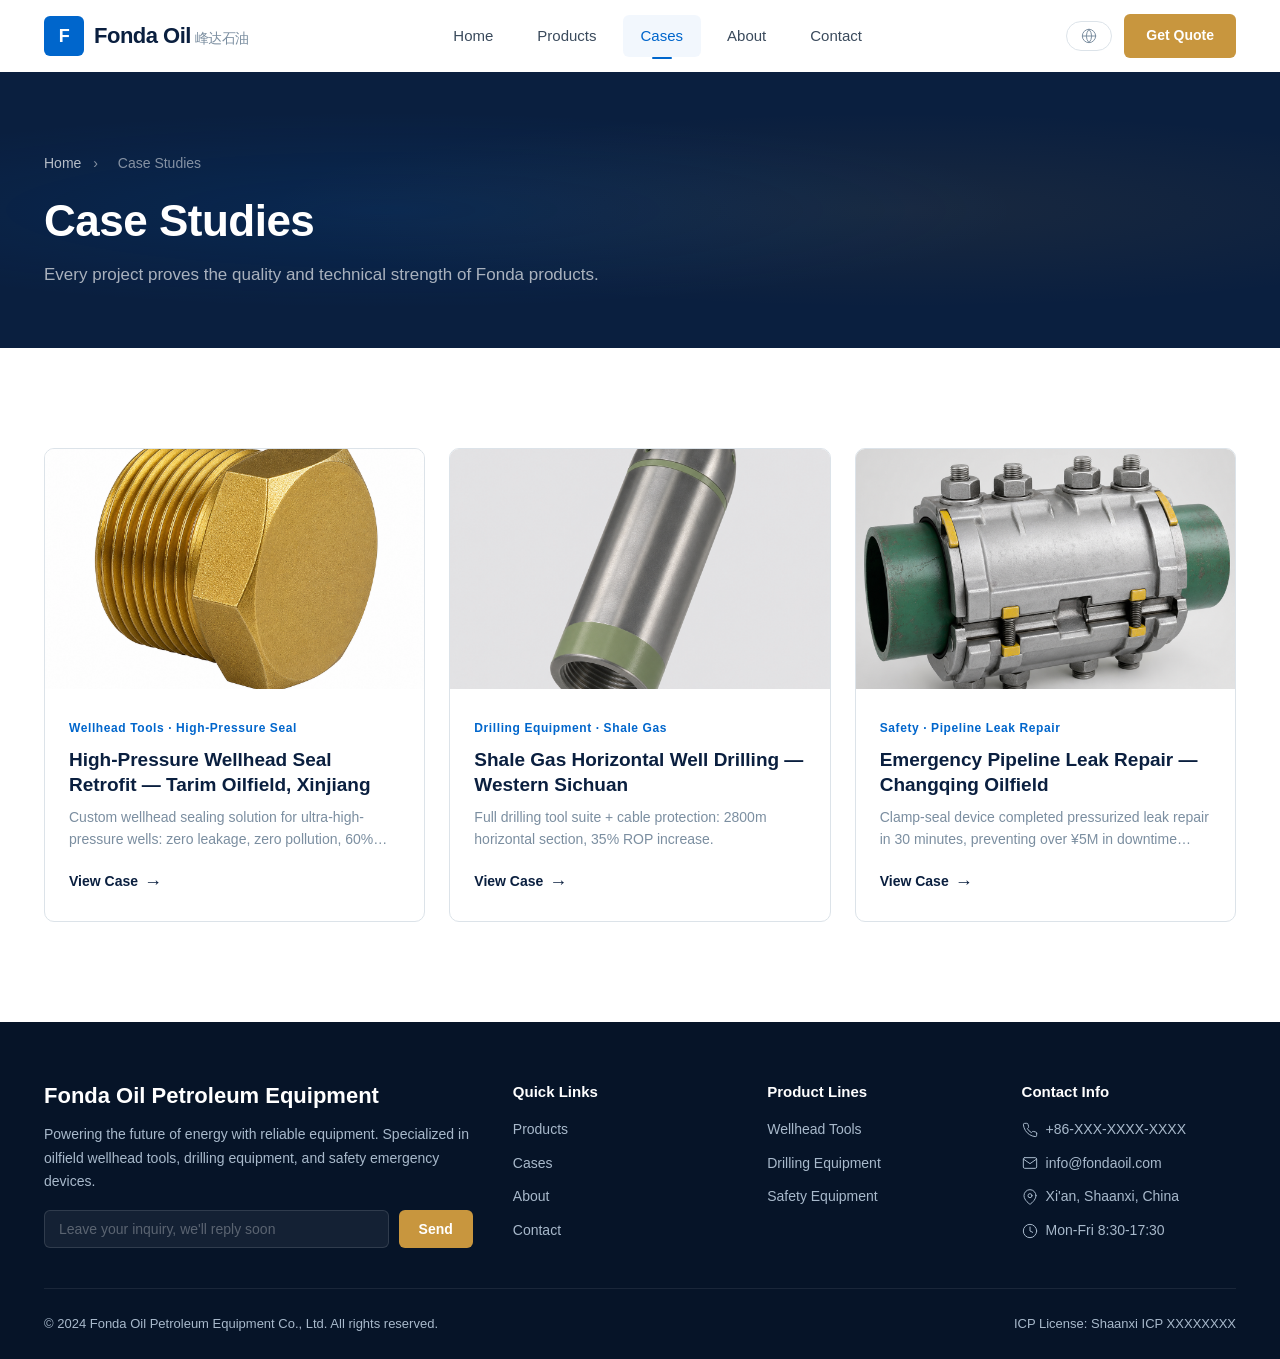
<file: cases.html>
<!DOCTYPE html>
<html lang="zh-CN">
<head>
<meta charset="UTF-8">
<meta name="viewport" content="width=device-width, initial-scale=1.0">
<meta name="description" content="峰达石油设备优秀案例——查看我们在井口工具、钻探设备、安全应急设备等领域的成功项目案例。">
<title data-i18n="casebanner.title">案例展示 | 峰达石油设备 Fonda Oil</title>
<link rel="stylesheet" href="css/style.css">
<style>
  .case-detail-section { display: none; }
  .case-detail-section:target { display: block; }
  .case-list:has(+ .case-detail-section:target) { display: none; }
  .case-detail-section:target ~ .case-list { display: none; }
  .back-link { display: inline-flex; align-items:center; gap:6px; font-size:14px; font-weight:500; color:var(--accent-blue); margin-bottom:24px; }
  .back-link:hover { gap:10px; }
</style>
</head>
<body>

<nav class="nav scrolled">
  <div class="nav-inner">
    <a href="index.html" class="nav-logo">
      <span class="logo-icon">F</span>
      <span>Fonda Oil<span style="font-weight:400;color:var(--text-muted);font-size:14px;margin-left:4px;">峰达石油</span></span>
    </a>
    <div class="nav-links">
      <a href="index.html" data-i18n="nav.home">首页</a>
      <a href="products.html" data-i18n="nav.products">产品中心</a>
      <a href="cases.html" class="active" data-i18n="nav.cases">案例展示</a>
      <a href="about.html" data-i18n="nav.about">关于我们</a>
      <a href="contact.html" data-i18n="nav.contact">联系我们</a>
    </div>
    <div class="nav-actions">
      <div class="lang-switcher">
        <button class="lang-btn" aria-label="Switch language">
          <svg viewBox="0 0 24 24" fill="none" stroke="currentColor" stroke-width="1.5" stroke-linecap="round" stroke-linejoin="round" style="width:16px;height:16px;"><circle cx="12" cy="12" r="10"/><line x1="2" y1="12" x2="22" y2="12"/><path d="M12 2a15.3 15.3 0 0 1 4 10 15.3 15.3 0 0 1-4 10 15.3 15.3 0 0 1-4-10 15.3 15.3 0 0 1 4-10z"/></svg>
        </button>
        <div class="lang-dropdown">
          <button class="lang-option active" data-lang="zh" data-i18n="lang.zh">中</button>
          <button class="lang-option" data-lang="en" data-i18n="lang.en">EN</button>
          <button class="lang-option" data-lang="ru" data-i18n="lang.ru">RU</button>
        </div>
      </div>
      <a href="contact.html" class="nav-cta" data-i18n="nav.cta">获取报价</a>
      <button class="nav-toggle" aria-label="菜单">
        <span></span><span></span><span></span>
      </button>
    </div>
  </div>
</nav>

<!-- PAGE BANNER -->
<section class="page-banner">
  <div class="page-banner-content">
    <div class="breadcrumb"><a href="index.html" data-i18n="casebanner.breadcrumb-home">首页</a> <span>›</span> <span data-i18n="casebanner.breadcrumb">案例展示</span></div>
    <h1 data-i18n="casebanner.title">案例展示</h1>
    <p data-i18n="casebanner.sub">每一个项目，都是峰达产品品质和技术实力的最好证明</p>
  </div>
</section>

<!-- CASE DETAIL 1 -->
<div class="case-detail-section" id="case-1" style="padding:60px 0;">
  <div class="container">
    <a href="cases.html" class="back-link" data-i18n="case.back">← 返回案例列表</a>
    <div class="case-hero"><img src="images/products/oilfield-threaded-hex-plug-2048.png" alt="" loading="lazy"></div>
    <div class="case-content">
      <span class="card-tag" data-i18n="case-detail1.tag">井口工具 · 高压密封</span>
      <h2 style="font-size:32px;font-weight:700;margin:12px 0 8px;" data-i18n="case-detail1.title">新疆塔里木油田高压井口密封改造项目</h2>
      <p style="color:var(--text-muted);font-size:15px;margin-bottom:32px;" data-i18n="case-detail1.sub">塔里木盆地 · 2023年 | 服务客户：塔里木油田公司</p>

      <div class="case-meta">
        <div class="case-meta-item"><div class="case-meta-value" data-i18n="case-detail1.meta1-v">60%</div><div class="case-meta-label" data-i18n="case-detail1.meta1-l">修井成本降低</div></div>
        <div class="case-meta-item"><div class="case-meta-value" data-i18n="case-detail1.meta2-v">0</div><div class="case-meta-label" data-i18n="case-detail1.meta2-l">安全事件</div></div>
        <div class="case-meta-item"><div class="case-meta-value" data-i18n="case-detail1.meta3-v">5min</div><div class="case-meta-label" data-i18n="case-detail1.meta3-l">紧急封井响应</div></div>
        <div class="case-meta-item"><div class="case-meta-value" data-i18n="case-detail1.meta4-v">12口</div><div class="case-meta-label" data-i18n="case-detail1.meta4-l">服务井数</div></div>
      </div>

      <div class="case-section">
        <h3 data-i18n="case.section-bg">项目背景</h3>
        <p>塔里木油田某区块属于超高压油气藏（井口压力>70MPa），多口生产井出现井口密封失效问题，导致油气微泄漏，存在严重安全隐患。传统解决方案需要压井后更换井口装置，每次作业需停产7-10天，成本约200万元/井。</p>
      </div>
      <div class="case-section">
        <h3 data-i18n="case.section-need">客户需求</h3>
        <p>在不压井、不停产的前提下，快速恢复井口密封性能；建立可靠的长期封井保护机制，防止密封再次失效；最大限度降低改造成本和停产损失。</p>
      </div>
      <div class="case-section">
        <h3 data-i18n="case.section-solution">峰达解决方案</h3>
        <p>峰达技术团队现场调研后，制定了"封井保护装置 + 套管密封套"组合方案。先安装套管密封套恢复套管头密封，再部署封井保护装置作为第二道安全屏障。整个安装过程仅需4小时，无需压井作业。</p>
      </div>
      <div class="case-section">
        <h3 data-i18n="case.section-result">项目成果</h3>
        <p>12口问题井全部在1周内完成改造，平均每口井改造成本仅为传统方案的40%。改造后运行18个月无任何密封失效事件。在后续一次突发井口异常中，封井保护装置在5分钟内完成应急封堵，避免了潜在的井喷事故。</p>
      </div>
    </div>
  </div>
</div>

<!-- CASE DETAIL 2 -->
<div class="case-detail-section" id="case-2" style="padding:60px 0;">
  <div class="container">
    <a href="cases.html" class="back-link" data-i18n="case.back">← 返回案例列表</a>
    <div class="case-hero"><img src="images/products/10-bullet-tubing-guide-shoe.png" alt="" loading="lazy"></div>
    <div class="case-content">
      <span class="card-tag" data-i18n="case-detail2.tag">钻探设备 · 页岩气</span>
      <h2 style="font-size:32px;font-weight:700;margin:12px 0 8px;" data-i18n="case-detail2.title">川西页岩气水平井高效钻探项目</h2>
      <p style="color:var(--text-muted);font-size:15px;margin-bottom:32px;" data-i18n="case-detail2.sub">四川盆地 · 2024年 | 服务客户：西南油气田公司</p>

      <div class="case-meta">
        <div class="case-meta-item"><div class="case-meta-value" data-i18n="case-detail2.meta1-v">35%</div><div class="case-meta-label" data-i18n="case-detail2.meta1-l">机械钻速提升</div></div>
        <div class="case-meta-item"><div class="case-meta-value" data-i18n="case-detail2.meta2-v">2800m</div><div class="case-meta-label" data-i18n="case-detail2.meta2-l">水平段长度</div></div>
        <div class="case-meta-item"><div class="case-meta-value" data-i18n="case-detail2.meta3-v">0</div><div class="case-meta-label" data-i18n="case-detail2.meta3-l">电缆损伤事故</div></div>
        <div class="case-meta-item"><div class="case-meta-value" data-i18n="case-detail2.meta4-v">15天</div><div class="case-meta-label" data-i18n="case-detail2.meta4-l">节约钻井周期</div></div>
      </div>

      <div class="case-section">
        <h3 data-i18n="case.section-bg">项目背景</h3>
        <p>川西地区页岩气开发进入深层阶段，水平井设计深度超过5000m，水平段长达2800m。超长水平段钻进面临钻柱摩擦大、电缆易损伤、工具下入困难等多重挑战。</p>
      </div>
      <div class="case-section">
        <h3 data-i18n="case.section-solution">峰达解决方案</h3>
        <p>提供全套钻探辅助工具组合：导锥+油管引鞋确保管柱顺畅下入，钻台电缆防磕碰扶正装置+电缆防损伤导向装置实现全井段电缆保护，管道避震支撑装置保障地面管线安全。技术团队驻井全程跟踪，实时调整工具参数。</p>
      </div>
      <div class="case-section">
        <h3 data-i18n="case.section-result">项目成果</h3>
        <p>水平段2800m一趟钻完成，相比邻井机械钻速提升35%，钻井周期缩短15天。电缆保护系统全程零故障，避免了因电缆损伤导致的起下钻时间损失。综合降本增效约800万元。</p>
      </div>
    </div>
  </div>
</div>

<!-- CASE DETAIL 3 -->
<div class="case-detail-section" id="case-3" style="padding:60px 0;">
  <div class="container">
    <a href="cases.html" class="back-link" data-i18n="case.back">← 返回案例列表</a>
    <div class="case-hero"><img src="images/products/14-emergency-pipe-leak-repair-clamp.png" alt="" loading="lazy"></div>
    <div class="case-content">
      <span class="card-tag" data-i18n="case-detail3.tag">安全应急 · 管道堵漏</span>
      <h2 style="font-size:32px;font-weight:700;margin:12px 0 8px;" data-i18n="case-detail3.title">长庆油田管道应急堵漏项目</h2>
      <p style="color:var(--text-muted);font-size:15px;margin-bottom:32px;" data-i18n="case-detail3.sub">鄂尔多斯盆地 · 2023年 | 服务客户：长庆油田公司</p>

      <div class="case-meta">
        <div class="case-meta-item"><div class="case-meta-value" data-i18n="case-detail3.meta1-v">30min</div><div class="case-meta-label" data-i18n="case-detail3.meta1-l">堵漏完成时间</div></div>
        <div class="case-meta-item"><div class="case-meta-value" data-i18n="case-detail3.meta2-v">¥500万+</div><div class="case-meta-label" data-i18n="case-detail3.meta2-l">避免停产损失</div></div>
        <div class="case-meta-item"><div class="case-meta-value" data-i18n="case-detail3.meta3-v">0</div><div class="case-meta-label" data-i18n="case-detail3.meta3-l">环境污染事件</div></div>
        <div class="case-meta-item"><div class="case-meta-value" data-i18n="case-detail3.meta4-v">10+</div><div class="case-meta-label" data-i18n="case-detail3.meta4-l">抢修次数</div></div>
      </div>

      <div class="case-section">
        <h3 data-i18n="case.section-bg">项目背景</h3>
        <p>长庆油田地处黄土高原，地形复杂，管线密集。多条油气水输送管道因腐蚀和地质沉降出现刺漏，传统停输焊接修复方式导致大面积停产，且存在火灾爆炸风险。油田急需一种快速、安全的带压堵漏方案。</p>
      </div>
      <div class="case-section">
        <h3 data-i18n="case.section-solution">峰达解决方案</h3>
        <p>提供挤压式抱卡堵漏装置，由两瓣半圆形密封抱卡组成，安装时在漏点两侧直接拼合、紧固螺栓即可。双重密封胶圈设计确保主密封失效后有第二道保护。全程无需焊接、无需停输，单人可在30分钟内完成安装。</p>
      </div>
      <div class="case-section">
        <h3 data-i18n="case.section-result">项目成果</h3>
        <p>累计完成10余次应急堵漏抢修，平均每次作业时间不到30分钟，所有堵漏点至今运行良好。与传统停输焊接方案相比，避免停产损失累计超500万元。零火灾、零污染、零人员伤害，被油田公司列为管道应急抢修标准配置。</p>
      </div>
    </div>
  </div>
</div>

<!-- CASE LIST -->
<section class="section case-list">
  <div class="container">
    <div class="card-grid">
      <a href="cases.html#case-1" class="card">
        <div class="card-img"><img src="images/products/oilfield-threaded-hex-plug-2048.png" alt="" loading="lazy"></div>
        <div class="card-body">
          <span class="card-tag" data-i18n="case-detail1.tag">井口工具 · 高压密封</span>
          <h3 class="card-title" data-i18n="case-detail1.title">新疆塔里木油田高压井口密封改造项目</h3>
          <p class="card-desc" data-i18n="case1.desc">针对超高压井口密封失效难题，定制封井保护装置，实现零泄漏、零污染作业，节约修井成本60%。</p>
          <span class="card-link"><span data-i18n="case1.link">查看详情</span> <span class="arrow">→</span></span>
        </div>
      </a>

      <a href="cases.html#case-2" class="card">
        <div class="card-img"><img src="images/products/10-bullet-tubing-guide-shoe.png" alt="" loading="lazy"></div>
        <div class="card-body">
          <span class="card-tag" data-i18n="case-detail2.tag">钻探设备 · 页岩气</span>
          <h3 class="card-title" data-i18n="case-detail2.title">川西页岩气水平井高效钻探项目</h3>
          <p class="card-desc" data-i18n="case2.desc">全套钻探工具+电缆保护方案，助力2800m水平段高效钻进，机械钻速提升35%。</p>
          <span class="card-link"><span data-i18n="case2.link">查看详情</span> <span class="arrow">→</span></span>
        </div>
      </a>

      <a href="cases.html#case-3" class="card">
        <div class="card-img"><img src="images/products/14-emergency-pipe-leak-repair-clamp.png" alt="" loading="lazy"></div>
        <div class="card-body">
          <span class="card-tag" data-i18n="case-detail3.tag">安全应急 · 管道堵漏</span>
          <h3 class="card-title" data-i18n="case-detail3.title">长庆油田管道应急堵漏项目</h3>
          <p class="card-desc" data-i18n="case3.desc">挤压式抱卡堵漏装置在管道刺漏抢险中大显身手，30分钟内完成带压堵漏，避免停产损失超500万元。</p>
          <span class="card-link"><span data-i18n="case3.link">查看详情</span> <span class="arrow">→</span></span>
        </div>
      </a>

    </div>
  </div>
</section>

<!-- FOOTER -->
<footer class="footer">
  <div class="container">
    <div class="footer-grid">
      <div class="footer-brand">
        <h3 data-i18n="footer.brand">Fonda Oil 峰达石油</h3>
        <p data-i18n="footer.desc">驱动能源未来，智造可靠装备。专注于石油井口工具、钻探掘进设备及安全应急设备的研发与制造。</p>
        <div class="footer-quick-form">
          <input type="text" data-i18n-placeholder="footer.quick-ph" placeholder="留下您的需求，我们会尽快回复">
          <button data-i18n="footer.quick-btn">发送</button>
        </div>
      </div>
      <div>
        <h4 data-i18n="footer.nav-title">快速导航</h4>
        <div class="footer-links">
          <a href="products.html" data-i18n="nav.products">产品中心</a>
          <a href="cases.html" data-i18n="nav.cases">案例展示</a>
          <a href="about.html" data-i18n="nav.about">关于我们</a>
          <a href="contact.html" data-i18n="nav.contact">联系我们</a>
        </div>
      </div>
      <div>
        <h4 data-i18n="footer.prod-title">产品系列</h4>
        <div class="footer-links">
          <a href="products.html?cat=wellhead" data-i18n="footer.prod-wellhead">井口工具及装置</a>
          <a href="products.html?cat=drilling" data-i18n="footer.prod-drilling">钻探掘进设备</a>
          <a href="products.html?cat=safety" data-i18n="footer.prod-safety">安全应急设备</a>
        </div>
      </div>
      <div>
        <h4 data-i18n="footer.contact-title">联系方式</h4>
        <div class="footer-links">
          <a style="display:flex;align-items:center;gap:8px;"><span style="width:16px;height:16px;display:inline-flex;flex-shrink:0;"><svg viewBox="0 0 24 24" fill="none" stroke="currentColor" stroke-width="1.5" stroke-linecap="round" stroke-linejoin="round"><path d="M22 16.92v3a2 2 0 0 1-2.18 2 19.79 19.79 0 0 1-8.63-3.07 19.5 19.5 0 0 1-6-6 19.79 19.79 0 0 1-3.07-8.67A2 2 0 0 1 4.11 2h3a2 2 0 0 1 2 1.72c.127.96.361 1.903.7 2.81a2 2 0 0 1-.45 2.11L8.09 9.91a16 16 0 0 0 6 6l1.27-1.27a2 2 0 0 1 2.11-.45c.907.339 1.85.573 2.81.7A2 2 0 0 1 22 16.92z"/></svg></span> <span data-i18n="footer.phone">+86-XXX-XXXX-XXXX</span></a>
          <a style="display:flex;align-items:center;gap:8px;"><span style="width:16px;height:16px;display:inline-flex;flex-shrink:0;"><svg viewBox="0 0 24 24" fill="none" stroke="currentColor" stroke-width="1.5" stroke-linecap="round" stroke-linejoin="round"><path d="M4 4h16c1.1 0 2 .9 2 2v12c0 1.1-.9 2-2 2H4c-1.1 0-2-.9-2-2V6c0-1.1.9-2 2-2z"/><polyline points="22,6 12,13 2,6"/></svg></span> <span data-i18n="footer.email">info@fondaoil.com</span></a>
          <a style="display:flex;align-items:center;gap:8px;"><span style="width:16px;height:16px;display:inline-flex;flex-shrink:0;"><svg viewBox="0 0 24 24" fill="none" stroke="currentColor" stroke-width="1.5" stroke-linecap="round" stroke-linejoin="round"><path d="M21 10c0 7-9 13-9 13s-9-6-9-13a9 9 0 0 1 18 0z"/><circle cx="12" cy="10" r="3"/></svg></span> <span data-i18n="footer.address">中国·陕西省西安市</span></a>
          <a style="display:flex;align-items:center;gap:8px;"><span style="width:16px;height:16px;display:inline-flex;flex-shrink:0;"><svg viewBox="0 0 24 24" fill="none" stroke="currentColor" stroke-width="1.5" stroke-linecap="round" stroke-linejoin="round"><circle cx="12" cy="12" r="10"/><polyline points="12 6 12 12 16 14"/></svg></span> <span data-i18n="footer.hours">周一至周五 8:30-17:30</span></a>
        </div>
      </div>
    </div>
    <div class="footer-bottom">
      <span data-i18n="footer.copyright">© 2024 Fonda Oil 峰达石油设备有限公司. All rights reserved.</span>
      <span data-i18n="footer.icp">ICP备案号：陕ICP备XXXXXXXX号</span>
    </div>
  </div>
</footer>

<button class="back-top" aria-label="返回顶部" data-i18n="back-top">↑</button>

<script src="js/i18n-data.js"></script>
<script src="js/i18n.js"></script>
<script src="js/main.js"></script>
</body>
</html>
</file>
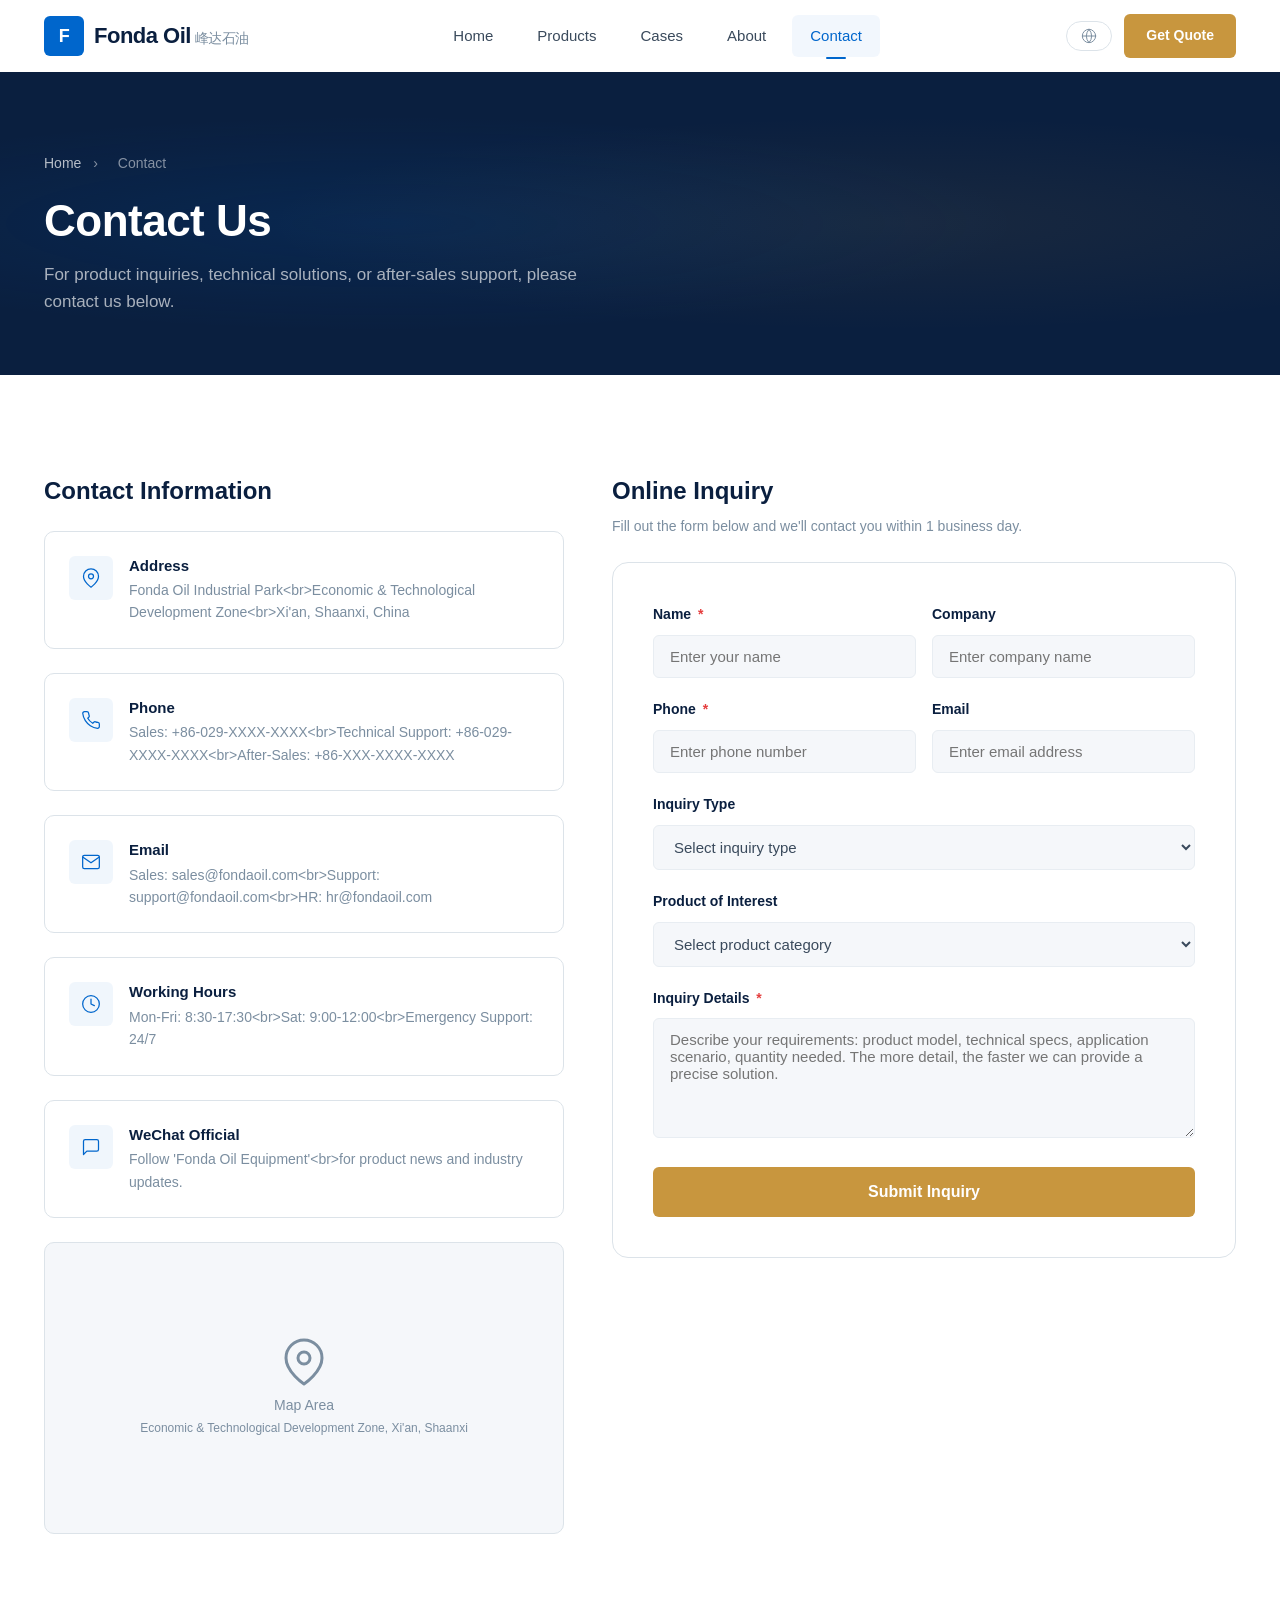
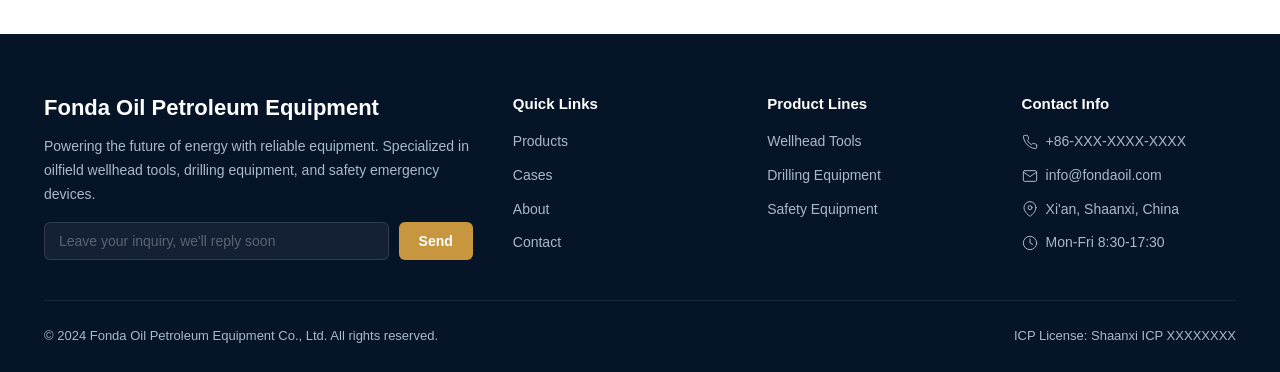
<file: contact.html>
<!DOCTYPE html>
<html lang="zh-CN">
<head>
<meta charset="UTF-8">
<meta name="viewport" content="width=device-width, initial-scale=1.0">
<meta name="description" content="联系峰达石油设备——获取产品报价、技术方案咨询或售后服务支持。">
<title data-i18n="contactbanner.title">联系我们 | 峰达石油设备 Fonda Oil</title>
<link rel="stylesheet" href="css/style.css">
</head>
<body>

<nav class="nav scrolled">
  <div class="nav-inner">
    <a href="index.html" class="nav-logo">
      <span class="logo-icon">F</span>
      <span>Fonda Oil<span style="font-weight:400;color:var(--text-muted);font-size:14px;margin-left:4px;">峰达石油</span></span>
    </a>
    <div class="nav-links">
      <a href="index.html" data-i18n="nav.home">首页</a>
      <a href="products.html" data-i18n="nav.products">产品中心</a>
      <a href="cases.html" data-i18n="nav.cases">案例展示</a>
      <a href="about.html" data-i18n="nav.about">关于我们</a>
      <a href="contact.html" class="active" data-i18n="nav.contact">联系我们</a>
    </div>
    <div class="nav-actions">
      <div class="lang-switcher">
        <button class="lang-btn" aria-label="Switch language">
          <svg viewBox="0 0 24 24" fill="none" stroke="currentColor" stroke-width="1.5" stroke-linecap="round" stroke-linejoin="round" style="width:16px;height:16px;"><circle cx="12" cy="12" r="10"/><line x1="2" y1="12" x2="22" y2="12"/><path d="M12 2a15.3 15.3 0 0 1 4 10 15.3 15.3 0 0 1-4 10 15.3 15.3 0 0 1-4-10 15.3 15.3 0 0 1 4-10z"/></svg>
        </button>
        <div class="lang-dropdown">
          <button class="lang-option active" data-lang="zh" data-i18n="lang.zh">中</button>
          <button class="lang-option" data-lang="en" data-i18n="lang.en">EN</button>
          <button class="lang-option" data-lang="ru" data-i18n="lang.ru">RU</button>
        </div>
      </div>
      <a href="contact.html" class="nav-cta" data-i18n="nav.cta">获取报价</a>
      <button class="nav-toggle" aria-label="菜单">
        <span></span><span></span><span></span>
      </button>
    </div>
  </div>
</nav>

<!-- PAGE BANNER -->
<section class="page-banner">
  <div class="page-banner-content">
    <div class="breadcrumb"><a href="index.html" data-i18n="contactbanner.breadcrumb-home">首页</a> <span>›</span> <span data-i18n="contactbanner.breadcrumb">联系我们</span></div>
    <h1 data-i18n="contactbanner.title">联系我们</h1>
    <p data-i18n="contactbanner.sub">如需产品咨询、技术方案或售后服务，请通过以下方式与我们联系</p>
  </div>
</section>

<section class="section">
  <div class="container">
    <div class="contact-grid">

      <!-- 联系信息 -->
      <div>
        <h2 style="font-size:24px;margin-bottom:24px;" data-i18n="contact.info-title">联系信息</h2>
        <div class="contact-info-list">
          <div class="contact-info-card">
            <div class="contact-icon-box"><svg viewBox="0 0 24 24" fill="none" stroke="currentColor" stroke-width="1.5" stroke-linecap="round" stroke-linejoin="round"><path d="M21 10c0 7-9 13-9 13s-9-6-9-13a9 9 0 0 1 18 0z"/><circle cx="12" cy="10" r="3"/></svg></div>
            <div>
              <h4 data-i18n="contact.addr-title">公司地址</h4>
              <p data-i18n="contact.addr-desc">中国·陕西省西安市经济技术开发区<br>峰达石油产业园</p>
            </div>
          </div>

          <div class="contact-info-card">
            <div class="contact-icon-box"><svg viewBox="0 0 24 24" fill="none" stroke="currentColor" stroke-width="1.5" stroke-linecap="round" stroke-linejoin="round"><path d="M22 16.92v3a2 2 0 0 1-2.18 2 19.79 19.79 0 0 1-8.63-3.07 19.5 19.5 0 0 1-6-6 19.79 19.79 0 0 1-3.07-8.67A2 2 0 0 1 4.11 2h3a2 2 0 0 1 2 1.72c.127.96.361 1.903.7 2.81a2 2 0 0 1-.45 2.11L8.09 9.91a16 16 0 0 0 6 6l1.27-1.27a2 2 0 0 1 2.11-.45c.907.339 1.85.573 2.81.7A2 2 0 0 1 22 16.92z"/></svg></div>
            <div>
              <h4 data-i18n="contact.phone-title">联系电话</h4>
              <p data-i18n="contact.phone-desc">销售咨询：+86-029-XXXX-XXXX<br>技术支持：+86-029-XXXX-XXXX<br>售后服务：+86-XXX-XXXX-XXXX</p>
            </div>
          </div>

          <div class="contact-info-card">
            <div class="contact-icon-box"><svg viewBox="0 0 24 24" fill="none" stroke="currentColor" stroke-width="1.5" stroke-linecap="round" stroke-linejoin="round"><path d="M4 4h16c1.1 0 2 .9 2 2v12c0 1.1-.9 2-2 2H4c-1.1 0-2-.9-2-2V6c0-1.1.9-2 2-2z"/><polyline points="22,6 12,13 2,6"/></svg></div>
            <div>
              <h4 data-i18n="contact.email-title">电子邮箱</h4>
              <p data-i18n="contact.email-desc">销售咨询：sales@fondaoil.com<br>技术支持：support@fondaoil.com<br>人力资源：hr@fondaoil.com</p>
            </div>
          </div>

          <div class="contact-info-card">
            <div class="contact-icon-box"><svg viewBox="0 0 24 24" fill="none" stroke="currentColor" stroke-width="1.5" stroke-linecap="round" stroke-linejoin="round"><circle cx="12" cy="12" r="10"/><polyline points="12 6 12 12 16 14"/></svg></div>
            <div>
              <h4 data-i18n="contact.hours-title">工作时间</h4>
              <p data-i18n="contact.hours-desc">周一至周五：8:30 - 17:30<br>周六：9:00 - 12:00<br>紧急技术支持：7×24小时</p>
            </div>
          </div>

          <div class="contact-info-card">
            <div class="contact-icon-box"><svg viewBox="0 0 24 24" fill="none" stroke="currentColor" stroke-width="1.5" stroke-linecap="round" stroke-linejoin="round"><path d="M21 15a2 2 0 0 1-2 2H7l-4 4V5a2 2 0 0 1 2-2h14a2 2 0 0 1 2 2z"/></svg></div>
            <div>
              <h4 data-i18n="contact.wechat-title">官方微信</h4>
              <p data-i18n="contact.wechat-desc">关注"峰达石油设备"公众号<br>获取产品资讯与行业动态</p>
            </div>
          </div>
        </div>

        <!-- Map placeholder -->
        <div style="margin-top:24px;width:100%;aspect-ratio:16/9;background:var(--bg-section);border-radius:var(--radius-md);border:1px solid var(--border);display:flex;align-items:center;justify-content:center;flex-direction:column;color:var(--text-muted);">
          <span style="width:48px;height:48px;display:inline-flex;color:var(--text-muted);"><svg viewBox="0 0 24 24" fill="none" stroke="currentColor" stroke-width="1.5" stroke-linecap="round" stroke-linejoin="round"><path d="M21 10c0 7-9 13-9 13s-9-6-9-13a9 9 0 0 1 18 0z"/><circle cx="12" cy="10" r="3"/></svg></span>
          <span style="font-size:14px;margin-top:8px;" data-i18n="contact.map-title">地图加载区域</span>
          <span style="font-size:12px;color:var(--text-muted);" data-i18n="contact.map-desc">陕西省西安市经济技术开发区</span>
        </div>
      </div>

      <!-- 表单 -->
      <div>
        <h2 style="font-size:24px;margin-bottom:8px;" data-i18n="contact.form-title">在线咨询</h2>
        <p style="color:var(--text-muted);font-size:14px;margin-bottom:24px;" data-i18n="contact.form-sub">填写以下表单，我们将在1个工作日内与您联系</p>
        <div class="form-card">
          <form id="contactForm">
            <div class="form-row">
              <div class="form-group">
                <label><span data-i18n="contact.form-name">姓名</span> <span class="required" data-i18n="contact.form-req">*</span></label>
                <input type="text" class="form-input" data-i18n-placeholder="contact.form-name-ph" placeholder="请输入您的姓名" required>
              </div>
              <div class="form-group">
                <label data-i18n="contact.form-company">公司名称</label>
                <input type="text" class="form-input" data-i18n-placeholder="contact.form-company-ph" placeholder="请输入公司名称">
              </div>
            </div>

            <div class="form-row">
              <div class="form-group">
                <label><span data-i18n="contact.form-phone">联系电话</span> <span class="required" data-i18n="contact.form-req">*</span></label>
                <input type="tel" class="form-input" data-i18n-placeholder="contact.form-phone-ph" placeholder="请输入联系电话" required>
              </div>
              <div class="form-group">
                <label data-i18n="contact.form-email">邮箱地址</label>
                <input type="email" class="form-input" data-i18n-placeholder="contact.form-email-ph" placeholder="请输入邮箱地址">
              </div>
            </div>

            <div class="form-group">
              <label data-i18n="contact.form-type">咨询类型</label>
              <select class="form-select">
                <option data-i18n="contact.form-type-opt0">请选择咨询类型</option>
                <option data-i18n="contact.form-type-opt1">产品咨询与报价</option>
                <option data-i18n="contact.form-type-opt2">技术方案咨询</option>
                <option data-i18n="contact.form-type-opt3">售后服务</option>
                <option data-i18n="contact.form-type-opt4">商务合作</option>
                <option data-i18n="contact.form-type-opt5">其他</option>
              </select>
            </div>

            <div class="form-group">
              <label data-i18n="contact.form-prod">感兴趣的产品</label>
              <select class="form-select">
                <option data-i18n="contact.form-prod-opt0">请选择产品类别</option>
                <option data-i18n="contact.form-prod-opt1">井口工具及装置</option>
                <option data-i18n="contact.form-prod-opt2">钻探掘进设备</option>
                <option data-i18n="contact.form-prod-opt3">安全应急设备</option>
                <option data-i18n="contact.form-prod-opt4">其他/综合咨询</option>
              </select>
            </div>

            <div class="form-group">
              <label><span data-i18n="contact.form-need">需求描述</span> <span class="required" data-i18n="contact.form-req">*</span></label>
              <textarea class="form-textarea" data-i18n-placeholder="contact.form-need-ph" placeholder="请描述您的具体需求，如：产品型号、技术参数要求、应用场景、数量需求等。越详细越好，这将帮助我们更快地为您提供精准方案。" required></textarea>
            </div>

            <button type="submit" class="form-submit" data-i18n="contact.form-submit">提交咨询</button>
          </form>
        </div>
      </div>

    </div>
  </div>
</section>

<!-- FOOTER -->
<footer class="footer">
  <div class="container">
    <div class="footer-grid">
      <div class="footer-brand">
        <h3 data-i18n="footer.brand">Fonda Oil 峰达石油</h3>
        <p data-i18n="footer.desc">驱动能源未来，智造可靠装备。专注于石油井口工具、钻探掘进设备及安全应急设备的研发与制造。</p>
        <div class="footer-quick-form">
          <input type="text" data-i18n-placeholder="footer.quick-ph" placeholder="留下您的需求，我们会尽快回复">
          <button data-i18n="footer.quick-btn">发送</button>
        </div>
      </div>
      <div>
        <h4 data-i18n="footer.nav-title">快速导航</h4>
        <div class="footer-links">
          <a href="products.html" data-i18n="nav.products">产品中心</a>
          <a href="cases.html" data-i18n="nav.cases">案例展示</a>
          <a href="about.html" data-i18n="nav.about">关于我们</a>
          <a href="contact.html" data-i18n="nav.contact">联系我们</a>
        </div>
      </div>
      <div>
        <h4 data-i18n="footer.prod-title">产品系列</h4>
        <div class="footer-links">
          <a href="products.html?cat=wellhead" data-i18n="footer.prod-wellhead">井口工具及装置</a>
          <a href="products.html?cat=drilling" data-i18n="footer.prod-drilling">钻探掘进设备</a>
          <a href="products.html?cat=safety" data-i18n="footer.prod-safety">安全应急设备</a>
        </div>
      </div>
      <div>
        <h4 data-i18n="footer.contact-title">联系方式</h4>
        <div class="footer-links">
          <a style="display:flex;align-items:center;gap:8px;"><span style="width:16px;height:16px;display:inline-flex;flex-shrink:0;"><svg viewBox="0 0 24 24" fill="none" stroke="currentColor" stroke-width="1.5" stroke-linecap="round" stroke-linejoin="round"><path d="M22 16.92v3a2 2 0 0 1-2.18 2 19.79 19.79 0 0 1-8.63-3.07 19.5 19.5 0 0 1-6-6 19.79 19.79 0 0 1-3.07-8.67A2 2 0 0 1 4.11 2h3a2 2 0 0 1 2 1.72c.127.96.361 1.903.7 2.81a2 2 0 0 1-.45 2.11L8.09 9.91a16 16 0 0 0 6 6l1.27-1.27a2 2 0 0 1 2.11-.45c.907.339 1.85.573 2.81.7A2 2 0 0 1 22 16.92z"/></svg></span> <span data-i18n="footer.phone">+86-XXX-XXXX-XXXX</span></a>
          <a style="display:flex;align-items:center;gap:8px;"><span style="width:16px;height:16px;display:inline-flex;flex-shrink:0;"><svg viewBox="0 0 24 24" fill="none" stroke="currentColor" stroke-width="1.5" stroke-linecap="round" stroke-linejoin="round"><path d="M4 4h16c1.1 0 2 .9 2 2v12c0 1.1-.9 2-2 2H4c-1.1 0-2-.9-2-2V6c0-1.1.9-2 2-2z"/><polyline points="22,6 12,13 2,6"/></svg></span> <span data-i18n="footer.email">info@fondaoil.com</span></a>
          <a style="display:flex;align-items:center;gap:8px;"><span style="width:16px;height:16px;display:inline-flex;flex-shrink:0;"><svg viewBox="0 0 24 24" fill="none" stroke="currentColor" stroke-width="1.5" stroke-linecap="round" stroke-linejoin="round"><path d="M21 10c0 7-9 13-9 13s-9-6-9-13a9 9 0 0 1 18 0z"/><circle cx="12" cy="10" r="3"/></svg></span> <span data-i18n="footer.address">中国·陕西省西安市</span></a>
          <a style="display:flex;align-items:center;gap:8px;"><span style="width:16px;height:16px;display:inline-flex;flex-shrink:0;"><svg viewBox="0 0 24 24" fill="none" stroke="currentColor" stroke-width="1.5" stroke-linecap="round" stroke-linejoin="round"><circle cx="12" cy="12" r="10"/><polyline points="12 6 12 12 16 14"/></svg></span> <span data-i18n="footer.hours">周一至周五 8:30-17:30</span></a>
        </div>
      </div>
    </div>
    <div class="footer-bottom">
      <span data-i18n="footer.copyright">© 2024 Fonda Oil 峰达石油设备有限公司. All rights reserved.</span>
      <span data-i18n="footer.icp">ICP备案号：陕ICP备XXXXXXXX号</span>
    </div>
  </div>
</footer>

<button class="back-top" aria-label="返回顶部" data-i18n="back-top">↑</button>

<script src="js/i18n-data.js"></script>
<script src="js/i18n.js"></script>
<script src="js/main.js"></script>
</body>
</html>
</file>
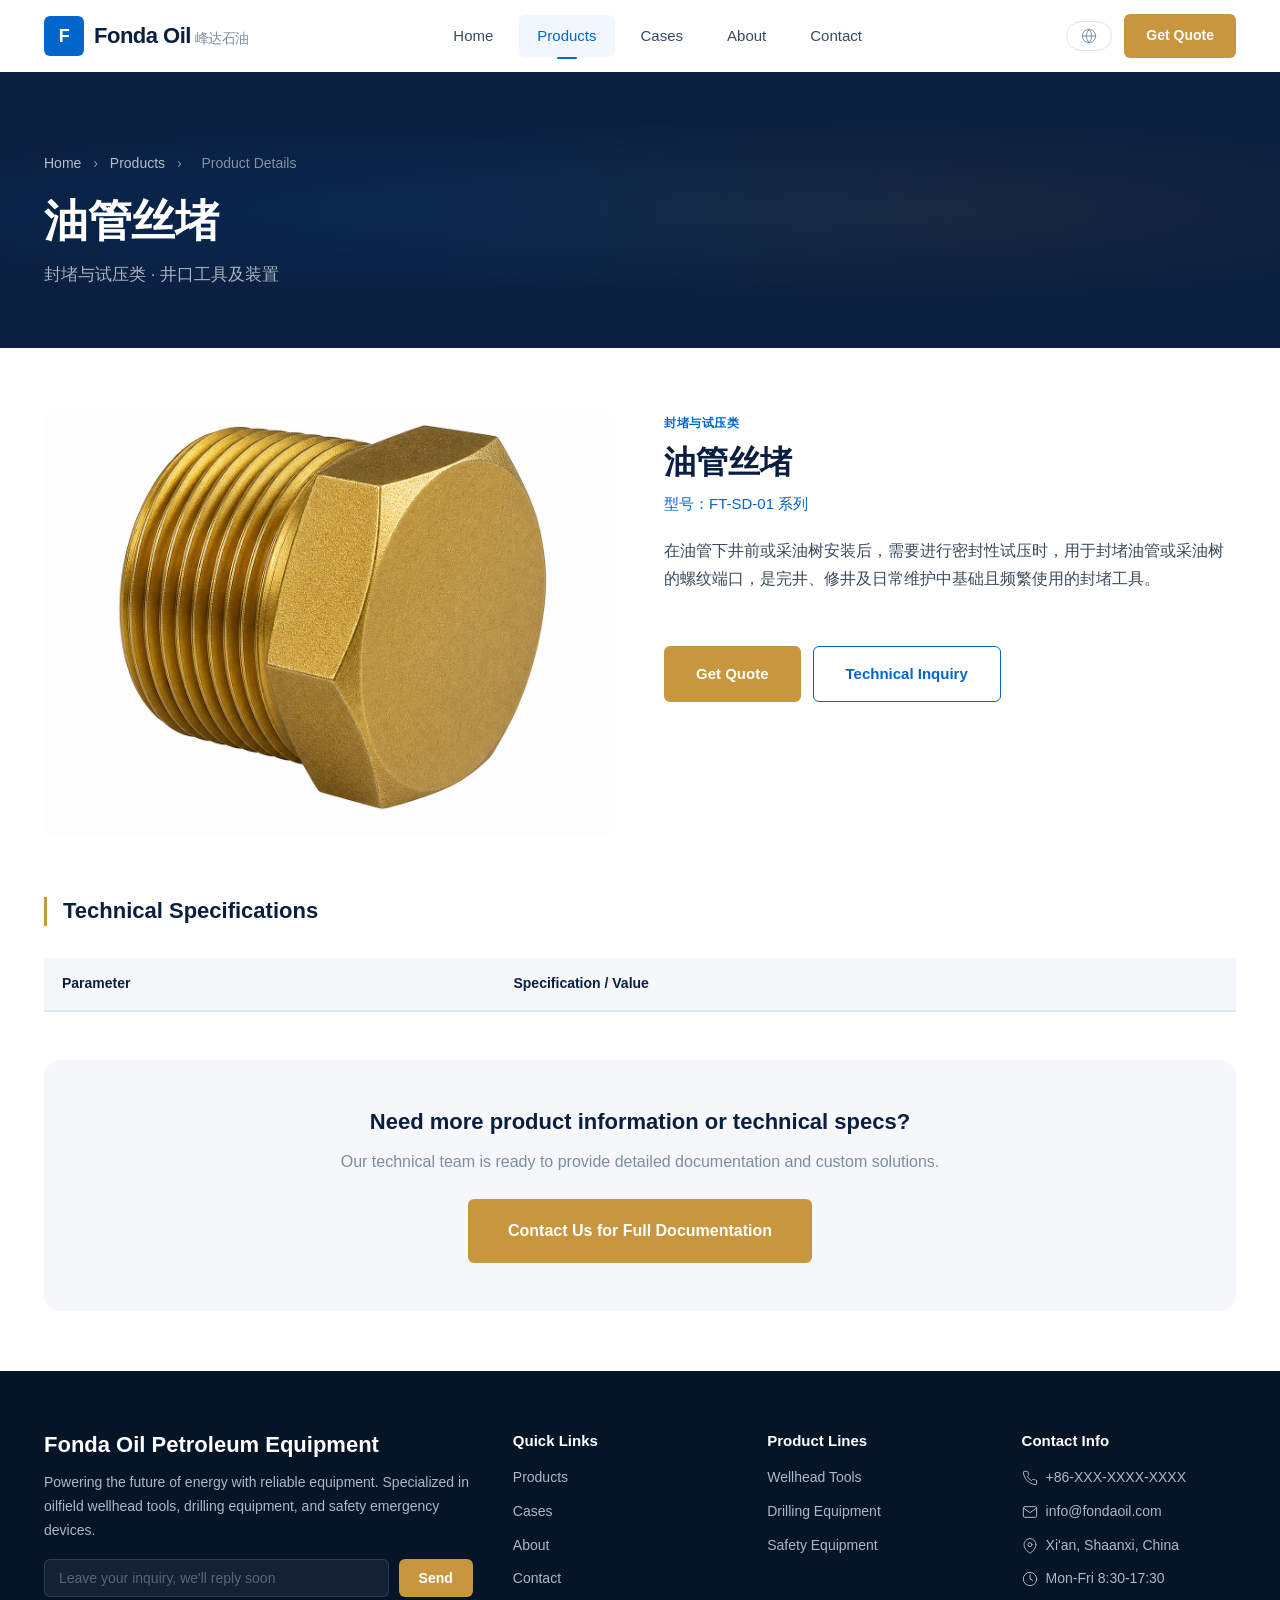
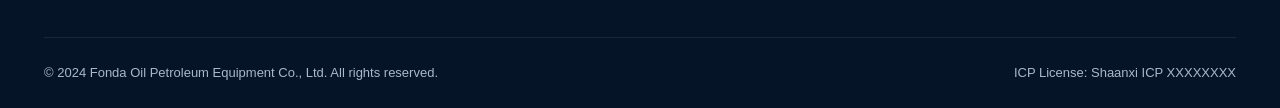
<file: product-detail.html>
<!DOCTYPE html>
<html lang="zh-CN">
<head>
<meta charset="UTF-8">
<meta name="viewport" content="width=device-width, initial-scale=1.0">
<meta name="description" content="产品详情 - 峰达石油设备">
<title>产品详情 | 峰达石油设备 Fonda Oil</title>
<link rel="stylesheet" href="css/style.css">
</head>
<body>

<nav class="nav scrolled">
  <div class="nav-inner">
    <a href="index.html" class="nav-logo">
      <span class="logo-icon">F</span>
      <span>Fonda Oil<span style="font-weight:400;color:var(--text-muted);font-size:14px;margin-left:4px;">峰达石油</span></span>
    </a>
    <div class="nav-links">
      <a href="index.html" data-i18n="nav.home">首页</a>
      <a href="products.html" class="active" data-i18n="nav.products">产品中心</a>
      <a href="cases.html" data-i18n="nav.cases">案例展示</a>
      <a href="about.html" data-i18n="nav.about">关于我们</a>
      <a href="contact.html" data-i18n="nav.contact">联系我们</a>
    </div>
    <div class="nav-actions">
      <div class="lang-switcher">
        <button class="lang-btn" aria-label="Switch language">
          <svg viewBox="0 0 24 24" fill="none" stroke="currentColor" stroke-width="1.5" stroke-linecap="round" stroke-linejoin="round" style="width:16px;height:16px;"><circle cx="12" cy="12" r="10"/><line x1="2" y1="12" x2="22" y2="12"/><path d="M12 2a15.3 15.3 0 0 1 4 10 15.3 15.3 0 0 1-4 10 15.3 15.3 0 0 1-4-10 15.3 15.3 0 0 1 4-10z"/></svg>
        </button>
        <div class="lang-dropdown">
          <button class="lang-option active" data-lang="zh" data-i18n="lang.zh">中</button>
          <button class="lang-option" data-lang="en" data-i18n="lang.en">EN</button>
          <button class="lang-option" data-lang="ru" data-i18n="lang.ru">RU</button>
        </div>
      </div>
      <a href="contact.html" class="nav-cta" data-i18n="nav.cta">获取报价</a>
      <button class="nav-toggle" aria-label="菜单">
        <span></span><span></span><span></span>
      </button>
    </div>
  </div>
</nav>

<!-- PAGE BANNER -->
<section class="page-banner">
  <div class="page-banner-content">
    <div class="breadcrumb"><a href="index.html" data-i18n="proddetail.breadcrumb-home">首页</a> <span>›</span> <a href="products.html" data-i18n="proddetail.breadcrumb-products">产品中心</a> <span>›</span> <span data-i18n="proddetail.breadcrumb">产品详情</span></div>
    <h1 id="prodName">油管丝堵</h1>
    <p id="prodCategory">封堵与试压类 · 井口工具及装置</p>
  </div>
</section>

<!-- PRODUCT DETAIL -->
<section class="product-detail">
  <div class="container">

    <!-- Gallery + Info -->
    <div class="product-gallery">
      <div class="product-main-img" id="prodImg"><img src="images/products/oilfield-threaded-hex-plug-2048.png" alt="产品图片" loading="lazy"></div>
      <div class="product-info">
        <span class="card-tag" id="prodTag">封堵与试压类</span>
        <h2 id="prodTitle">油管丝堵</h2>
        <div class="product-model" id="prodModel">型号：FT-SD-01 系列</div>
        <p class="product-desc" id="prodDesc">在油管下井前或采油树安装后，需要进行密封性试压时，用于封堵油管或采油树的螺纹端口，是完井、修井及日常维护中基础且频繁使用的封堵工具。</p>
        <div class="product-highlights" id="prodHighlights"></div>
        <div style="display:flex;gap:12px;flex-wrap:wrap;">
          <a href="contact.html" class="btn btn-primary" data-i18n="proddetail.getquote">获取报价</a>
          <a href="contact.html" class="btn btn-outline" data-i18n="proddetail.techconsult">技术咨询</a>
        </div>
      </div>
    </div>

    <!-- Specs Table -->
    <div style="margin-bottom:48px;">
      <h3 style="font-size:22px;font-weight:600;margin-bottom:20px;padding-left:16px;border-left:3px solid var(--accent-gold);" data-i18n="proddetail.specs-title">技术参数</h3>
      <table class="spec-table">
        <thead>
          <tr><th data-i18n="proddetail.specs-item">参数项</th><th data-i18n="proddetail.specs-value">规格/参数值</th></tr>
        </thead>
        <tbody id="specBody"></tbody>
      </table>
    </div>

    <!-- CTA -->
    <div style="text-align:center;padding:48px;background:var(--bg-section);border-radius:var(--radius-lg);">
      <h3 style="font-size:22px;margin-bottom:12px;" data-i18n="proddetail.cta-title">需要更多产品信息或技术参数？</h3>
      <p style="color:var(--text-muted);margin-bottom:24px;" data-i18n="proddetail.cta-sub">我们的技术团队随时准备为您提供详细资料和定制方案</p>
      <a href="contact.html" class="btn btn-primary btn-lg" data-i18n="proddetail.cta-btn">联系我们获取完整资料</a>
    </div>

  </div>
</section>

<!-- FOOTER -->
<footer class="footer">
  <div class="container">
    <div class="footer-grid">
      <div class="footer-brand">
        <h3 data-i18n="footer.brand">Fonda Oil 峰达石油</h3>
        <p data-i18n="footer.desc">驱动能源未来，智造可靠装备。专注于石油井口工具、钻探掘进设备及安全应急设备的研发与制造。</p>
        <div class="footer-quick-form">
          <input type="text" data-i18n-placeholder="footer.quick-ph" placeholder="留下您的需求，我们会尽快回复">
          <button data-i18n="footer.quick-btn">发送</button>
        </div>
      </div>
      <div>
        <h4 data-i18n="footer.nav-title">快速导航</h4>
        <div class="footer-links">
          <a href="products.html" data-i18n="nav.products">产品中心</a>
          <a href="cases.html" data-i18n="nav.cases">案例展示</a>
          <a href="about.html" data-i18n="nav.about">关于我们</a>
          <a href="contact.html" data-i18n="nav.contact">联系我们</a>
        </div>
      </div>
      <div>
        <h4 data-i18n="footer.prod-title">产品系列</h4>
        <div class="footer-links">
          <a href="products.html?cat=wellhead" data-i18n="footer.prod-wellhead">井口工具及装置</a>
          <a href="products.html?cat=drilling" data-i18n="footer.prod-drilling">钻探掘进设备</a>
          <a href="products.html?cat=safety" data-i18n="footer.prod-safety">安全应急设备</a>
        </div>
      </div>
      <div>
        <h4 data-i18n="footer.contact-title">联系方式</h4>
        <div class="footer-links">
          <a style="display:flex;align-items:center;gap:8px;"><span style="width:16px;height:16px;display:inline-flex;flex-shrink:0;"><svg viewBox="0 0 24 24" fill="none" stroke="currentColor" stroke-width="1.5" stroke-linecap="round" stroke-linejoin="round"><path d="M22 16.92v3a2 2 0 0 1-2.18 2 19.79 19.79 0 0 1-8.63-3.07 19.5 19.5 0 0 1-6-6 19.79 19.79 0 0 1-3.07-8.67A2 2 0 0 1 4.11 2h3a2 2 0 0 1 2 1.72c.127.96.361 1.903.7 2.81a2 2 0 0 1-.45 2.11L8.09 9.91a16 16 0 0 0 6 6l1.27-1.27a2 2 0 0 1 2.11-.45c.907.339 1.85.573 2.81.7A2 2 0 0 1 22 16.92z"/></svg></span> <span data-i18n="footer.phone">+86-XXX-XXXX-XXXX</span></a>
          <a style="display:flex;align-items:center;gap:8px;"><span style="width:16px;height:16px;display:inline-flex;flex-shrink:0;"><svg viewBox="0 0 24 24" fill="none" stroke="currentColor" stroke-width="1.5" stroke-linecap="round" stroke-linejoin="round"><path d="M4 4h16c1.1 0 2 .9 2 2v12c0 1.1-.9 2-2 2H4c-1.1 0-2-.9-2-2V6c0-1.1.9-2 2-2z"/><polyline points="22,6 12,13 2,6"/></svg></span> <span data-i18n="footer.email">info@fondaoil.com</span></a>
          <a style="display:flex;align-items:center;gap:8px;"><span style="width:16px;height:16px;display:inline-flex;flex-shrink:0;"><svg viewBox="0 0 24 24" fill="none" stroke="currentColor" stroke-width="1.5" stroke-linecap="round" stroke-linejoin="round"><path d="M21 10c0 7-9 13-9 13s-9-6-9-13a9 9 0 0 1 18 0z"/><circle cx="12" cy="10" r="3"/></svg></span> <span data-i18n="footer.address">中国·陕西省西安市</span></a>
          <a style="display:flex;align-items:center;gap:8px;"><span style="width:16px;height:16px;display:inline-flex;flex-shrink:0;"><svg viewBox="0 0 24 24" fill="none" stroke="currentColor" stroke-width="1.5" stroke-linecap="round" stroke-linejoin="round"><circle cx="12" cy="12" r="10"/><polyline points="12 6 12 12 16 14"/></svg></span> <span data-i18n="footer.hours">周一至周五 8:30-17:30</span></a>
        </div>
      </div>
    </div>
    <div class="footer-bottom">
      <span data-i18n="footer.copyright">© 2024 Fonda Oil 峰达石油设备有限公司. All rights reserved.</span>
      <span data-i18n="footer.icp">ICP备案号：陕ICP备XXXXXXXX号</span>
    </div>
  </div>
</footer>

<button class="back-top" aria-label="返回顶部" data-i18n="back-top">↑</button>

<script src="js/i18n-data.js"></script>
<script src="js/i18n.js"></script>
<script src="js/main.js"></script>

<!-- Product data injection via URL param -->
<script>
(function() {
  'use strict';

  // Product database: each product has zh/en/ru variants
  var products = {
    'tubing-plug': {
      img: 'images/products/oilfield-threaded-hex-plug-2048.png',
      zh: {
        name: '油管丝堵', tag: '封堵与试压类', model: 'FT-SD-01 系列',
        desc: '在油管下井前或采油树安装后，需要进行密封性试压时，用于封堵油管或采油树的螺纹端口，是完井、修井及日常维护中基础且频繁使用的封堵工具。',
        highlights: ['操作极其简便，手动旋紧后管钳加固即可完成封堵','通用性强，适配多种规格的油管和采油树螺纹','经济高效的试压密封方案，无需专用工具'],
        specs: [['适用管径','2-3/8"、2-7/8"、3-1/2" 油管'],['螺纹类型','NU / EU / 特殊扣型（可定制）'],['工作压力','最高 70 MPa'],['材质','35CrMo / 42CrMo 合金钢'],['表面处理','磷化处理 / 镀锌'],['密封方式','螺纹脂 / 生胶带']]
      },
      en: {
        name: 'Tubing Plug', tag: 'Plugging & Pressure Testing', model: 'FT-SD-01 Series',
        desc: 'Used to seal threaded ports on tubing or christmas trees during pressure testing before running or after installation. An essential and frequently used plugging tool in well completion, workover, and routine maintenance.',
        highlights: ['Extremely simple operation — hand-tighten then secure with pipe wrench','Highly versatile, adapts to various tubing and tree thread specifications','Cost-effective pressure testing solution, no special tools required'],
        specs: [['Applicable Pipe Size','2-3/8", 2-7/8", 3-1/2" Tubing'],['Thread Type','NU / EU / Premium (customizable)'],['Working Pressure','Up to 70 MPa'],['Material','35CrMo / 42CrMo Alloy Steel'],['Surface Treatment','Phosphating / Galvanizing'],['Sealing Method','Thread compound / PTFE tape']]
      },
      ru: {
        name: 'Трубная пробка', tag: 'Герметизация и опрессовка', model: 'FT-SD-01 Series',
        desc: 'Используется для герметизации резьбовых портов НКТ или фонтанной арматуры при опрессовке. Базовый и часто используемый инструмент при заканчивании, ремонте и обслуживании скважин.',
        highlights: ['Предельно простое использование — закрутить вручную и затянуть ключом','Универсальность, совместимость с различными типоразмерами НКТ и арматуры','Экономичное решение для опрессовки, не требует специнструмента'],
        specs: [['Диаметр НКТ','2-3/8", 2-7/8", 3-1/2"'],['Тип резьбы','NU / EU / Premium (на заказ)'],['Рабочее давление','До 70 МПа'],['Материал','35CrMo / 42CrMo легированная сталь'],['Покрытие','Фосфатирование / Цинкование'],['Уплотнение','Резьбовая смазка / ФУМ-лента']]
      }
    },

    'vr-plug-tool': {
      img: 'images/products/vr-plug-removal-tool.png',
      zh: {
        name: 'VR堵装卸工具', tag: '封堵与试压类', model: 'FT-VR-02 系列',
        desc: '用于在采油树四通侧面的阀门法兰处，安装或拆卸VR堵（一种备用密封堵头），实现对四通一侧的临时封堵，便于阀门维修或更换。',
        highlights: ['由推进杆、螺纹推进筒、承压筒、VR堵组成，结构紧凑','扳手旋转推进杆产生强大前推力，操作省力','承压筒上配有泄压考克，可安全释放内压'],
        specs: [['适用场景','采油树四通侧面阀门法兰'],['驱动方式','手动扳手旋转'],['安全配置','泄压考克'],['材质','42CrMo 合金钢'],['推力机构','螺纹推进']]
      },
      en: {
        name: 'VR Plug Removal Tool', tag: 'Plugging & Pressure Testing', model: 'FT-VR-02 Series',
        desc: 'A specialized tool for installing or removing VR plugs on the side valve flanges of christmas tree cross tees. Provides temporary sealing of one side of the cross for valve maintenance or replacement.',
        highlights: ['Compact structure: push rod, threaded sleeve, pressure cylinder, VR plug','Wrench-rotated push rod generates strong forward thrust with minimal effort','Pressure relief cock on cylinder for safe internal pressure release'],
        specs: [['Application','Christmas tree cross side valve flange'],['Drive Method','Manual wrench rotation'],['Safety Feature','Pressure relief cock'],['Material','42CrMo Alloy Steel'],['Thrust Mechanism','Threaded push rod']]
      },
      ru: {
        name: 'Инструмент для VR-пробок', tag: 'Герметизация и опрессовка', model: 'FT-VR-02 Series',
        desc: 'Специализированный инструмент для установки или снятия VR-пробок на боковых фланцах крестовины фонтанной арматуры. Обеспечивает временную герметизацию для ремонта или замены задвижек.',
        highlights: ['Компактная конструкция: толкатель, резьбовая втулка, напорный цилиндр, VR-пробка','Вращение ключом создаёт мощное осевое усилие при минимальных затратах','Кран сброса давления на цилиндре для безопасного стравливания'],
        specs: [['Применение','Крестовина арматуры, боковой фланец'],['Привод','Вращение ручным ключом'],['Безопасность','Кран сброса давления'],['Материал','42CrMo легированная сталь'],['Механизм','Резьбовой толкатель']]
      }
    },

    'casing-seal': {
      img: 'images/products/casing-seal-assembly.png',
      zh: {
        name: '套管密封套', tag: '封堵与试压类', model: 'FT-CS-7 / FT-CS-95',
        desc: '安装在7"和9-5/8"英寸套管与井口法兰之间，实现套管头部位的密封。双重密封设计，密封性能优异。',
        highlights: ['双重密封设计：外侧O型圈+内侧FS型密封圈','安装时水平套入即可，操作简便','安装后试压即可投入使用'],
        specs: [['规格','7"、9-5/8"'],['密封设计','O型圈（外侧）+ FS型密封圈（内侧）'],['安装方式','水平套入'],['工作压力','最高 35 MPa']]
      },
      en: {
        name: 'Casing Seal Assembly', tag: 'Plugging & Pressure Testing', model: 'FT-CS-7 / FT-CS-95',
        desc: 'Installed between 7" and 9-5/8" casing and wellhead flange to seal the casing head area. Dual-seal design delivers excellent sealing performance.',
        highlights: ['Dual-seal design: outer O-ring + inner FS-type seal ring','Simple horizontal insertion installation','Ready for service after pressure test'],
        specs: [['Sizes','7", 9-5/8"'],['Seal Design','O-ring (outer) + FS-type seal (inner)'],['Installation','Horizontal insertion'],['Working Pressure','Up to 35 MPa']]
      },
      ru: {
        name: 'Уплотнение обсадной колонны', tag: 'Герметизация и опрессовка', model: 'FT-CS-7 / FT-CS-95',
        desc: 'Устанавливается между обсадной колонной 7" и 9-5/8" и фланцем устья для герметизации. Двойное уплотнение обеспечивает превосходную герметичность.',
        highlights: ['Двойное уплотнение: наружное кольцо O-ring + внутреннее FS-кольцо','Простая горизонтальная установка','Готово к работе после опрессовки'],
        specs: [['Размеры','7", 9-5/8"'],['Конструкция','O-ring (снаружи) + FS-кольцо (внутри)'],['Монтаж','Горизонтальная вставка'],['Рабочее давление','До 35 МПа']]
      }
    },

    'rod-fishing-barrel': {
      img: 'images/products/04-sucker-rod-overshot-fishing-tool.png',
      zh: {
        name: '抽油杆打捞筒', tag: '打捞与修复类', model: 'FT-RF-25/28/38',
        desc: 'Φ25mm/Φ28mm/Φ38mm三种规格，用于打捞因断裂落在井筒内的抽油杆本体，卡瓦咬合结构成熟，打捞成功率高，操作简便。',
        highlights: ['三种规格覆盖常见抽油杆尺寸','卡瓦咬合结构，抓捕后不易松脱','螺旋卡瓦设计，边旋转边导入杆体'],
        specs: [['规格','Φ25mm、Φ28mm、Φ38mm'],['打捞对象','断裂抽油杆本体'],['咬合方式','螺旋卡瓦'],['材质','42CrMo 合金钢'],['连接扣型','2-7/8" NU']]
      },
      en: {
        name: 'Sucker Rod Overshot Fishing Tool', tag: 'Fishing & Repair', model: 'FT-RF-25/28/38',
        desc: 'Available in Φ25mm/Φ28mm/Φ38mm for retrieving broken sucker rod bodies from the wellbore. Mature slip-grapple mechanism ensures high success rate and ease of operation.',
        highlights: ['Three sizes covering common sucker rod dimensions','Slip grapple mechanism locks firmly after engagement','Spiral slip design guides rod while rotating'],
        specs: [['Sizes','Φ25mm, Φ28mm, Φ38mm'],['Target','Broken sucker rod body'],['Grapple','Spiral slip'],['Material','42CrMo Alloy Steel'],['Connection','2-7/8" NU']]
      },
      ru: {
        name: 'Ловильный инструмент для штанг', tag: 'Ловильные и ремонтные работы', model: 'FT-RF-25/28/38',
        desc: 'Доступен в размерах Φ25/28/38 мм для извлечения оборванных насосных штанг из ствола скважины. Клиновая захватная система с высокой надёжностью.',
        highlights: ['Три размера для стандартных диаметров штанг','Клиновой захват надёжно фиксирует тело штанги','Спиральная конструкция направляет штангу при вращении'],
        specs: [['Размеры','Φ25 мм, Φ28 мм, Φ38 мм'],['Объект','Оборванные насосные штанги'],['Захват','Спиральный клин'],['Материал','42CrMo легированная сталь'],['Присоединение','2-7/8" NU']]
      }
    },

    'mechanical-release': {
      img: 'images/products/05-mechanical-release-tool.png',
      zh: {
        name: '机械丢手器', tag: '打捞与修复类', model: 'FT-MR 系列',
        desc: '2-7/8"至5-1/2"多规格，用于分层注水/采油/完井修井作业中将井下工具与油管柱安全分离，避免管柱卡死风险。',
        highlights: ['多规格覆盖常见管柱尺寸','投球式液压释放，操作可控','释放后安全脱手，不遗留井下金属件'],
        specs: [['规格','2-7/8"、3-1/2"、5"、5-1/2"'],['释放方式','投球+液压'],['材质','35CrMo 合金钢'],['适用作业','分层注水/采油/完井修井']]
      },
      en: {
        name: 'Mechanical Release Tool', tag: 'Fishing & Repair', model: 'FT-MR Series',
        desc: 'Available in 2-7/8" to 5-1/2" sizes for safely disconnecting downhole tools from the tubing string during zonal injection, production, or workover operations.',
        highlights: ['Multiple sizes for common tubing dimensions','Ball-dropped hydraulic release, controllable operation','Clean disconnect with no metallic debris left downhole'],
        specs: [['Sizes','2-7/8", 3-1/2", 5", 5-1/2"'],['Release Method','Ball drop + hydraulic'],['Material','35CrMo Alloy Steel'],['Applications','Zonal injection / production / workover']]
      },
      ru: {
        name: 'Механический разъединитель', tag: 'Ловильные и ремонтные работы', model: 'FT-MR Series',
        desc: 'Доступен в размерах 2-7/8"–5-1/2" для безопасного отсоединения скважинных инструментов от колонны НКТ при зональной закачке, добыче или ремонте.',
        highlights: ['Несколько размеров для стандартных колонн','Гидравлическое отсоединение сбросом шара, контролируемая операция','Чистое отсоединение без металлических остатков в скважине'],
        specs: [['Размеры','2-7/8", 3-1/2", 5", 5-1/2"'],['Метод','Сброс шара + гидравлика'],['Материал','35CrMo легированная сталь'],['Применение','Зональная закачка / добыча / ремонт']]
      }
    },

    'rod-hanger': {
      img: 'images/products/06-sucker-rod-suspension-device.png',
      zh: {
        name: '抽油杆悬挂装置', tag: '注采与解堵类', model: 'FT-RH 系列',
        desc: '用于注气注水作业中悬挂抽油杆，免去反复提放杆柱的操作。流程清晰快速，大幅缩短注采转换时间。',
        highlights: ['悬挂抽油杆于井口，无需反复提放','注采转换流程清晰快速','结构坚固，承载能力强'],
        specs: [['承载能力','≥20t'],['材质','42CrMo 合金钢'],['适用杆径','Φ22mm、Φ25mm、Φ28mm'],['工作压力','最高 35 MPa']]
      },
      en: {
        name: 'Sucker Rod Suspension Device', tag: 'Injection & Stimulation', model: 'FT-RH Series',
        desc: 'Used to suspend sucker rods during gas/water injection operations, eliminating repeated rod tripping. Clear, rapid workflow dramatically shortens injection-production changeover time.',
        highlights: ['Suspends rods at wellhead — no repeated tripping needed','Clear, fast injection-production changeover process','Robust construction with high load capacity'],
        specs: [['Load Capacity','≥20 tonnes'],['Material','42CrMo Alloy Steel'],['Rod Diameters','Φ22mm, Φ25mm, Φ28mm'],['Working Pressure','Up to 35 MPa']]
      },
      ru: {
        name: 'Подвеска насосных штанг', tag: 'Закачка и стимуляция', model: 'FT-RH Series',
        desc: 'Используется для подвески штанг при закачке газа/воды, исключая повторные СПО. Чёткий и быстрый процесс сокращает время переключения между закачкой и добычей.',
        highlights: ['Подвеска штанг на устье — без повторных СПО','Быстрое переключение закачка/добыча','Прочная конструкция с высокой грузоподъёмностью'],
        specs: [['Грузоподъёмность','≥20 т'],['Материал','42CrMo легированная сталь'],['Диаметр штанг','Φ22 мм, Φ25 мм, Φ28 мм'],['Рабочее давление','До 35 МПа']]
      }
    },

    'choke-nipple-sleeve': {
      img: 'images/products/07-high-pressure-choke-nipple-sleeve.png',
      zh: {
        name: '高压油嘴套', tag: '注采与解堵类', model: 'FT-HPC 系列',
        desc: '安装在采油树出油管线与地面管线之间，用于建立高压注液通道，实现稠油井不更换井口即可解堵作业。',
        highlights: ['建立高压注液通道，无需更换井口','大幅节省解堵作业时间和成本','避免井口重装带来的安全风险'],
        specs: [['工作压力','最高 70 MPa'],['连接方式','法兰连接'],['材质','42CrMo 合金钢'],['适用工况','稠油井/结蜡井解堵']]
      },
      en: {
        name: 'High-Pressure Choke Nipple Sleeve', tag: 'Injection & Stimulation', model: 'FT-HPC Series',
        desc: 'Installed between the christmas tree flowline and surface pipeline to establish a high-pressure injection channel, enabling plug-removal operations without replacing the wellhead on heavy oil wells.',
        highlights: ['Establishes HP injection channel without replacing wellhead','Dramatically reduces plug-removal time and cost','Eliminates safety risks of wellhead re-installation'],
        specs: [['Working Pressure','Up to 70 MPa'],['Connection','Flanged connection'],['Material','42CrMo Alloy Steel'],['Application','Heavy oil / paraffin-plugged wells']]
      },
      ru: {
        name: 'Муфта штуцера высокого давления', tag: 'Закачка и стимуляция', model: 'FT-HPC Series',
        desc: 'Устанавливается между выкидной линией арматуры и наземным трубопроводом для создания канала закачки высокого давления, позволяя проводить декольматацию без замены устьевого оборудования.',
        highlights: ['Канал закачки ВД без замены устьевого оборудования','Значительная экономия времени и средств','Исключает риски безопасности при переустановке арматуры'],
        specs: [['Рабочее давление','До 70 МПа'],['Соединение','Фланцевое'],['Материал','42CrMo легированная сталь'],['Применение','Декольматация тяжёлой нефти / парафина']]
      }
    },

    'tee-choke': {
      img: 'images/products/08-high-pressure-tee-choke-device.png',
      zh: {
        name: '异型三通高压油嘴套装置', tag: '注采与解堵类', model: 'FT-TC 系列',
        desc: '三通结构设计，更换油嘴无需拆卸地面管线，极大缩短停井时间，减轻工人劳动强度。在注水注气井的日常维护中发挥关键作用。',
        highlights: ['三通结构实现不停井更换油嘴','大幅缩短停井时间','减轻工人劳动强度，降低安全风险'],
        specs: [['结构','异型三通'],['工作压力','最高 50 MPa'],['材质','35CrMo 合金钢'],['连接方式','法兰+螺纹']]
      },
      en: {
        name: 'High-Pressure Tee Choke Device', tag: 'Injection & Stimulation', model: 'FT-TC Series',
        desc: 'Tee-shaped design enables choke replacement without disconnecting surface flowlines, dramatically reducing well downtime and operator workload. Critical for routine maintenance of injection wells.',
        highlights: ['Tee structure enables choke change without well shutdown','Drastically reduces well downtime','Reduces operator workload and safety risk'],
        specs: [['Structure','Y-shape / T-shape tee'],['Working Pressure','Up to 50 MPa'],['Material','35CrMo Alloy Steel'],['Connection','Flange + thread']]
      },
      ru: {
        name: 'Тройник штуцера высокого давления', tag: 'Закачка и стимуляция', model: 'FT-TC Series',
        desc: 'Тройниковая конструкция позволяет менять штуцер без отсоединения наземных трубопроводов, резко сокращая простои скважины и трудозатраты. Ключевой элемент обслуживания нагнетательных скважин.',
        highlights: ['Тройник позволяет менять штуцер без остановки скважины','Резкое сокращение времени простоя','Снижение трудозатрат и рисков безопасности'],
        specs: [['Конструкция','Y-/T-образный тройник'],['Рабочее давление','До 50 МПа'],['Материал','35CrMo легированная сталь'],['Соединение','Фланец + резьба']]
      }
    },

    'guide-shoe': {
      img: 'images/products/09-tubing-guide-shoe.png',
      zh: {
        name: '油管引鞋', tag: '引导与辅助下入类', model: 'FT-GS 系列',
        desc: '安装在管柱最底部，利用喇叭口形状引导管柱顺利进入套管或穿越井下变径段，防止管柱端部卡阻或插入井壁。含旧型喇叭口和新型喇叭口两种。',
        highlights: ['喇叭口设计引导管柱顺利下入','有效防止管柱卡阻和井壁插入','两种规格适应不同工况'],
        specs: [['类型','旧型喇叭口 / 新型喇叭口'],['连接扣型','2-7/8" NU'],['材质','35CrMo 合金钢'],['应用','所有油管/钻杆下入作业']]
      },
      en: {
        name: 'Tubing Guide Shoe', tag: 'Guidance & Running Tools', model: 'FT-GS Series',
        desc: 'Installed at the bottom of the string, the bell-mouth shape guides the string smoothly into the casing or through downhole diameter transitions, preventing jamming or wall penetration.',
        highlights: ['Bell-mouth design guides string smoothly','Effectively prevents jamming and wellbore wall penetration','Two variants for different conditions'],
        specs: [['Type','Old-style bell mouth / New-style bell mouth'],['Connection','2-7/8" NU'],['Material','35CrMo Alloy Steel'],['Application','All tubing/drill pipe running operations']]
      },
      ru: {
        name: 'Башмак направляющий НКТ', tag: 'Направляющие и спусковые инструменты', model: 'FT-GS Series',
        desc: 'Устанавливается на нижнем конце колонны. Раструбная форма направляет колонну в обсадную трубу или через сужения, предотвращая заклинивание.',
        highlights: ['Раструб направляет колонну плавно','Предотвращает заклинивание и внедрение в стенку','Два варианта для разных условий'],
        specs: [['Тип','Старый / новый раструб'],['Присоединение','2-7/8" NU'],['Материал','35CrMo легированная сталь'],['Применение','Все операции спуска НКТ/бурильных труб']]
      }
    },

    'bullet-guide-shoe': {
      img: 'images/products/10-bullet-tubing-guide-shoe.png',
      zh: {
        name: '一体圆头引鞋', tag: '引导与辅助下入类', model: 'FT-BGS-3.5',
        desc: '3-1/2"规格，圆头设计导正性好，精准引导管柱，防止地层激动伤害。一体式结构强度更高。',
        highlights: ['圆头设计导正性好，精准居中','防止地层激动和井壁损伤','一体式锻造结构，强度高'],
        specs: [['规格','3-1/2"'],['结构','一体式锻造'],['材质','42CrMo 合金钢'],['特点','圆弧头+导流孔']]
      },
      en: {
        name: 'Bullet Guide Shoe', tag: 'Guidance & Running Tools', model: 'FT-BGS-3.5',
        desc: '3-1/2" size. Rounded bullet-nose design provides excellent centralization and guidance, preventing formation surge damage. One-piece construction for superior strength.',
        highlights: ['Rounded nose provides excellent centralization','Prevents formation surge and wellbore wall damage','One-piece forged construction, high strength'],
        specs: [['Size','3-1/2"'],['Construction','One-piece forged'],['Material','42CrMo Alloy Steel'],['Features','Rounded nose + fluid ports']]
      },
      ru: {
        name: 'Обтекаемый направляющий башмак', tag: 'Направляющие и спусковые инструменты', model: 'FT-BGS-3.5',
        desc: 'Размер 3-1/2". Обтекаемая форма обеспечивает отличное центрирование и направление, предотвращая гидроудар и повреждение пласта. Цельная конструкция повышенной прочности.',
        highlights: ['Обтекаемая форма — отличное центрирование','Предотвращает гидроудар и повреждение пласта','Цельная кованая конструкция высокой прочности'],
        specs: [['Размер','3-1/2"'],['Конструкция','Цельная кованая'],['Материал','42CrMo легированная сталь'],['Особенности','Скруглённый нос + промывочные отверстия']]
      }
    },

    'guide-cone': {
      img: 'images/products/11-oilfield-reentry-guide-cone.png',
      zh: {
        name: '导锥', tag: '引导与辅助下入类', model: 'FT-GC 系列',
        desc: '2-7/8"至5-1/2"多规格，圆锥形头部减少摩擦阻力，辅助工具精确对接井下封隔器、堵塞器等坐封位置。',
        highlights: ['圆锥形头部大幅减少摩擦阻力','多规格覆盖常用管柱','精确引导对接封隔器和堵塞器'],
        specs: [['规格','2-7/8"、3-1/2"、5"、5-1/2"'],['头部形状','圆锥形'],['材质','35CrMo 合金钢'],['功能','减阻+引导+对接']]
      },
      en: {
        name: 'Re-entry Guide Cone', tag: 'Guidance & Running Tools', model: 'FT-GC Series',
        desc: 'Available in 2-7/8" to 5-1/2" sizes. Conical tip reduces frictional drag and precisely guides tools to engage downhole packers, plugs, and other set-down positions.',
        highlights: ['Conical tip dramatically reduces frictional drag','Multiple sizes for common string dimensions','Precise guidance for packer and plug engagement'],
        specs: [['Sizes','2-7/8", 3-1/2", 5", 5-1/2"'],['Tip Shape','Conical'],['Material','35CrMo Alloy Steel'],['Functions','Drag reduction + guidance + engagement']]
      },
      ru: {
        name: 'Направляющий конус', tag: 'Направляющие и спусковые инструменты', model: 'FT-GC Series',
        desc: 'Размеры 2-7/8"–5-1/2". Конический наконечник снижает трение и точно направляет инструменты для посадки на пакеры, пробки и другие позиции в скважине.',
        highlights: ['Конический наконечник резко снижает трение','Несколько размеров для стандартных колонн','Точное наведение для посадки на пакеры и пробки'],
        specs: [['Размеры','2-7/8", 3-1/2", 5", 5-1/2"'],['Наконечник','Конический'],['Материал','35CrMo легированная сталь'],['Функции','Снижение трения + наведение + стыковка']]
      }
    },

    'spiral-sampler': {
      img: 'images/products/12-spiral-mixing-fluid-sampler.png',
      zh: {
        name: '螺旋混配取样器', tag: '取样与检测类', model: 'FT-SS 系列',
        desc: '内置风扇+锥形管混合结构，使流经的油气流体充分混合后取样，确保获取的样品具有真实的代表性，提高化验准确性。',
        highlights: ['内置混合结构确保样品代表性','结构简单，无需外部动力','提高油藏分析数据准确性'],
        specs: [['混合方式','内置风扇+锥形管'],['取样接口','标准取样阀'],['材质','316L 不锈钢'],['安装方式','管线法兰连接']]
      },
      en: {
        name: 'Spiral Mixing Fluid Sampler', tag: 'Sampling & Testing', model: 'FT-SS Series',
        desc: 'Internal fan + conical tube mixing structure thoroughly homogenizes flowing oil/gas fluid before sampling, ensuring truly representative samples for accurate laboratory analysis.',
        highlights: ['Internal mixing ensures sample representativeness','Simple structure, no external power required','Improves reservoir analysis data accuracy'],
        specs: [['Mixing Method','Internal fan + conical tube'],['Sampling Port','Standard sampling valve'],['Material','316L Stainless Steel'],['Installation','In-line flange connection']]
      },
      ru: {
        name: 'Спиральный смесительный пробоотборник', tag: 'Отбор проб и тестирование', model: 'FT-SS Series',
        desc: 'Внутренний вентилятор + коническая трубка тщательно перемешивают поток нефти/газа перед отбором, обеспечивая представительные пробы для точного лабораторного анализа.',
        highlights: ['Внутреннее смешивание — представительность проб','Простая конструкция, не требует внешнего питания','Повышает точность анализа пластовых данных'],
        specs: [['Метод смешивания','Внутренний вентилятор + коническая труба'],['Порт отбора','Стандартный клапан'],['Материал','316L Нержавеющая сталь'],['Монтаж','Фланцевое соединение в линии']]
      }
    },

    'portable-separator': {
      img: 'images/products/13-portable-gas-liquid-separator.png',
      zh: {
        name: '便携式油气分离器', tag: '取样与检测类', model: 'FT-PS 系列',
        desc: '体积小重量轻，利用重力分离原理在野外现场快速将油样和气样进行分离提取。无需电力，适用于偏远井场。',
        highlights: ['轻便便携，适合野外现场使用','重力分离原理，无需电力','快速获取纯净油样和气样'],
        specs: [['分离原理','重力沉降'],['重量','< 15 kg'],['材质','316L 不锈钢+透明取样瓶'],['适用环境','偏远井场/无电力供应区域']]
      },
      en: {
        name: 'Portable Gas-Liquid Separator', tag: 'Sampling & Testing', model: 'FT-PS Series',
        desc: 'Compact and lightweight, uses gravity separation to rapidly separate oil and gas samples at the wellsite. No electricity required — ideal for remote locations.',
        highlights: ['Lightweight and portable for field use','Gravity separation — no electricity needed','Rapid collection of clean oil and gas samples'],
        specs: [['Separation Principle','Gravity settling'],['Weight','< 15 kg'],['Material','316L Stainless Steel + clear sample bottle'],['Environment','Remote well sites / no power areas']]
      },
      ru: {
        name: 'Портативный газожидкостный сепаратор', tag: 'Отбор проб и тестирование', model: 'FT-PS Series',
        desc: 'Компактный и лёгкий, использует гравитационное разделение для быстрого отделения проб нефти и газа на скважине. Не требует электричества — идеален для удалённых месторождений.',
        highlights: ['Лёгкий и портативный для полевого использования','Гравитационное разделение — без электричества','Быстрое получение чистых проб нефти и газа'],
        specs: [['Принцип','Гравитационное осаждение'],['Вес','< 15 кг'],['Материал','316L Нержавеющая сталь + прозрачная колба'],['Условия','Удалённые скважины / без электричества']]
      }
    },

    'filter-cleaner': {
      img: 'images/products/16-filter-core-cleaning-machine.png',
      zh: {
        name: '过滤器滤芯自动清洗装置', tag: '清洗与维护类', model: 'FT-FC 系列',
        desc: '高压蒸汽加热软化油垢+内筒旋转离心力+钢刷物理摩擦，全自动清洗滤芯，恢复过滤性能，实现滤芯多次重复使用，降低运营成本。',
        highlights: ['高压蒸汽+旋转+钢刷三重清洗','全自动操作，节省人工','滤芯可重复使用，显著降低耗材成本'],
        specs: [['清洗方式','高压蒸汽+旋转离心+钢刷'],['控制方式','PLC 自动控制'],['适用滤芯','管式金属滤芯'],['清洗周期','15-30 分钟/批次']]
      },
      en: {
        name: 'Filter Core Automatic Cleaning Machine', tag: 'Cleaning & Maintenance', model: 'FT-FC Series',
        desc: 'HP steam heating softens oil residue + internal drum rotation centrifugal force + steel brush mechanical friction — fully automatic filter cleaning, restoring performance for multiple reuse cycles and lower OPEX.',
        highlights: ['Triple-action cleaning: HP steam + rotation + steel brush','Fully automatic — saves labor','Reusable filter cores — significantly reduces consumable cost'],
        specs: [['Cleaning Method','HP steam + rotary centrifugal + steel brush'],['Control','PLC automatic'],['Filter Type','Tubular metal filter cores'],['Cycle Time','15-30 min per batch']]
      },
      ru: {
        name: 'Автоматическая очистка фильтроэлементов', tag: 'Очистка и обслуживание', model: 'FT-FC Series',
        desc: 'Нагрев паром ВД + центробежная сила вращающегося барабана + стальные щётки — полностью автоматическая очистка фильтров, восстановление производительности для многократного использования.',
        highlights: ['Тройная очистка: пар ВД + вращение + щётки','Полностью автоматическая — экономия труда','Многоразовое использование фильтров — снижение затрат'],
        specs: [['Метод','Пар ВД + центробежный + щётки'],['Управление','ПЛК автоматическое'],['Тип фильтра','Трубчатые металлические'],['Цикл','15-30 мин на партию']]
      }
    },

    'thread-protector-cleaner': {
      img: 'images/products/17-thread-protector-cleaning-machine.png',
      zh: {
        name: '螺纹保护器自动清洗装置', tag: '清洗与维护类', model: 'FT-TPC 系列',
        desc: '锥形滚筒内螺旋轨道自动清洗卸料，高效清理螺纹保护器内外壁油污和杂质。批量处理，操作简便。',
        highlights: ['锥形滚筒+螺旋轨道自动推进','批量处理，效率高','自动卸料，减少人工干预'],
        specs: [['结构','锥形滚筒+螺旋轨道'],['控制方式','电控+定时'],['清洗介质','高温清洗液'],['处理能力','50-100 件/批次']]
      },
      en: {
        name: 'Thread Protector Cleaning Machine', tag: 'Cleaning & Maintenance', model: 'FT-TPC Series',
        desc: 'Conical rotating drum with internal spiral tracks automatically cleans and discharges — efficiently removes oil and debris from thread protectors. Batch processing, simple operation.',
        highlights: ['Conical drum + spiral track auto-advance','Batch processing, high efficiency','Automatic discharge reduces manual intervention'],
        specs: [['Structure','Conical drum + spiral track'],['Control','Electric + timer'],['Cleaning Medium','High-temperature cleaning solution'],['Capacity','50-100 pcs per batch']]
      },
      ru: {
        name: 'Машина очистки резьбовых протекторов', tag: 'Очистка и обслуживание', model: 'FT-TPC Series',
        desc: 'Конический вращающийся барабан с внутренними спиральными дорожками — автоматическая очистка и выгрузка. Эффективно удаляет масло и загрязнения с резьбовых протекторов.',
        highlights: ['Конический барабан + спиральная дорожка — автоподача','Пакетная обработка, высокая эффективность','Автоматическая выгрузка — меньше ручного труда'],
        specs: [['Конструкция','Конический барабан + спираль'],['Управление','Электрическое + таймер'],['Среда','Высокотемпературный раствор'],['Производительность','50-100 шт/партия']]
      }
    },

    'variable-filter-cartridge': {
      img: 'images/products/19-variable-diameter-filter-cartridge.png',
      zh: {
        name: '变径滤芯', tag: '过滤与流体处理类', model: 'FT-VF 系列',
        desc: '高压过滤器装置的核心通用耗材，密集微孔的金属耐压圆筒。精密过滤注入流体，保护下游油嘴、流量计等设备。',
        highlights: ['密集微孔精密过滤','金属耐压结构，使用寿命长','标准化尺寸，即插即用更换'],
        specs: [['过滤精度','50-200 μm'],['材质','316L 不锈钢'],['耐压','最高 70 MPa'],['适用介质','注入水/化学剂/油气流体']]
      },
      en: {
        name: 'Variable-Diameter Filter Cartridge', tag: 'Filtration & Fluid Handling', model: 'FT-VF Series',
        desc: 'Core consumable for HP filter manifolds — a densely micro-perforated metal pressure cylinder. Precision-filters injection fluids to protect downstream chokes, flow meters, and other sensitive equipment.',
        highlights: ['Dense micro-perforations for precision filtration','Metal pressure-rated construction, long service life','Standardized dimensions — plug-and-play replacement'],
        specs: [['Filtration Rating','50-200 μm'],['Material','316L Stainless Steel'],['Pressure Rating','Up to 70 MPa'],['Media','Injection water / chemicals / oil-gas fluids']]
      },
      ru: {
        name: 'Фильтроэлемент переменного диаметра', tag: 'Фильтрация и обработка флюидов', model: 'FT-VF Series',
        desc: 'Основной расходный элемент для фильтров ВД — металлический цилиндр с плотной микроперфорацией. Точная фильтрация закачиваемых флюидов для защиты штуцеров, расходомеров и другого оборудования.',
        highlights: ['Плотная микроперфорация — точная фильтрация','Металлическая конструкция под давлением — долгий срок службы','Стандартные размеры — быстрая замена'],
        specs: [['Рейтинг фильтрации','50-200 мкм'],['Материал','316L Нержавеющая сталь'],['Давление','До 70 МПа'],['Среда','Вода / химреагенты / нефтегазовые флюиды']]
      }
    },

    'electric-grease-pump': {
      img: 'images/products/20-electric-metered-grease-injection-pump.png',
      zh: {
        name: '可计量电动注脂泵', tag: '注脂类', model: 'FT-EGP 系列',
        desc: '精确控制注脂量，通过高压软管连接采油树阀门注脂嘴，将密封脂注入阀门腔体，恢复或增强阀门密封性能。配备计量装置，注脂量可视化。',
        highlights: ['精确计量注脂量，避免过量或不足','电动驱动，输出稳定高效','配备计量表，注脂量实时可见'],
        specs: [['驱动方式','电动'],['计量方式','流量计/容积式'],['工作压力','最高 50 MPa'],['注脂速度','可调']]
      },
      en: {
        name: 'Electric Metered Grease Injection Pump', tag: 'Grease Injection', model: 'FT-EGP Series',
        desc: 'Precisely controls grease injection volume, connecting via HP hose to christmas tree valve grease fittings to inject sealant into valve cavities, restoring or enhancing sealing performance. Equipped with metering device for visual monitoring.',
        highlights: ['Precise metering — no over or under injection','Electric drive with stable, efficient output','Real-time metering gauge for visual monitoring'],
        specs: [['Drive','Electric motor'],['Metering','Flow meter / volumetric'],['Working Pressure','Up to 50 MPa'],['Injection Rate','Adjustable']]
      },
      ru: {
        name: 'Электрический дозированный шприц для смазки', tag: 'Смазка и нагнетание', model: 'FT-EGP Series',
        desc: 'Точно контролирует объём закачки смазки через шланг ВД к пресс-маслёнкам арматуры, восстанавливая или усиливая герметичность задвижек. Оснащён счётчиком для визуального контроля.',
        highlights: ['Точное дозирование — без избытка или недостатка','Электропривод, стабильная и эффективная работа','Счётчик реального времени для визуального контроля'],
        specs: [['Привод','Электрический'],['Дозирование','Расходомер / объёмный'],['Рабочее давление','До 50 МПа'],['Скорость закачки','Регулируемая']]
      }
    },

    'double-pin-nipple': {
      img: 'images/products/21-double-pin-pup-joint.png',
      zh: {
        name: '平式双公短节', tag: '连接与配套类', model: 'FT-DP-2.875',
        desc: '标准2-7/8 NU规格双公扣过渡接头，用于连接两个母扣端油管或工具，是油管串组合中不可或缺的基础连接件。',
        highlights: ['标准2-7/8 NU规格','双公扣设计，连接灵活','精密加工螺纹，密封可靠'],
        specs: [['规格','2-7/8" NU'],['长度','0.5m / 1m / 1.5m（可定制）'],['材质','42CrMo 合金钢'],['螺纹标准','API 5CT']]
      },
      en: {
        name: 'Double-Pin Pup Joint', tag: 'Connection & Accessories', model: 'FT-DP-2.875',
        desc: 'Standard 2-7/8 NU double-pin transition joint for connecting two box-end tubing joints or tools. An essential basic connector in any tubing string assembly.',
        highlights: ['Standard 2-7/8 NU specification','Double-pin design for flexible connection','Precision-machined threads for reliable sealing'],
        specs: [['Size','2-7/8" NU'],['Length','0.5m / 1m / 1.5m (customizable)'],['Material','42CrMo Alloy Steel'],['Thread Standard','API 5CT']]
      },
      ru: {
        name: 'Патрубок с двумя ниппелями', tag: 'Соединения и комплектующие', model: 'FT-DP-2.875',
        desc: 'Стандартный переходник 2-7/8 NU с двумя ниппельными концами для соединения двух муфтовых концов НКТ или инструментов. Базовый соединительный элемент любой колонны НКТ.',
        highlights: ['Стандарт 2-7/8 NU','Двухниппельная конструкция — гибкость соединений','Прецизионная резьба — надёжное уплотнение'],
        specs: [['Размер','2-7/8" NU'],['Длина','0,5 / 1 / 1,5 м (на заказ)'],['Материал','42CrMo легированная сталь'],['Стандарт резьбы','API 5CT']]
      }
    },

    'tubing-ball-catcher': {
      img: 'images/products/22-tubing-ball-catcher.png',
      zh: {
        name: '油管接球器', tag: '连接与配套类', model: 'FT-BC 系列',
        desc: '注水井分层作业通用部件，用于接收和捕捉从上层管柱投入的堵塞球，实现分层封堵。含横梁+球座结构，操作可靠。',
        highlights: ['接收和捕捉堵塞球，实现分层封堵','横梁+球座结构可靠','配合球座装置使用，是分层注水核心组件'],
        specs: [['功能','捕捉堵塞球'],['结构','横梁+球座'],['材质','合金钢+特种密封球'],['适用','分层注水/压裂作业']]
      },
      en: {
        name: 'Tubing Ball Catcher', tag: 'Connection & Accessories', model: 'FT-BC Series',
        desc: 'A universal component for zonal injection wells, receiving and capturing dropped balls from the upper string to achieve zonal isolation. Crossbar + ball seat design ensures reliable operation.',
        highlights: ['Captures dropped balls for zonal isolation','Reliable crossbar + ball seat structure','Core component for zonal water injection with ball seat assembly'],
        specs: [['Function','Ball capture'],['Structure','Crossbar + ball seat'],['Material','Alloy steel + specialty sealing ball'],['Application','Zonal water injection / fracturing']]
      },
      ru: {
        name: 'Ловитель шара НКТ', tag: 'Соединения и комплектующие', model: 'FT-BC Series',
        desc: 'Универсальный компонент для зональной закачки. Принимает и захватывает сбрасываемые шары из верхней колонны для зональной изоляции. Поперечина + седло — надёжная конструкция.',
        highlights: ['Захват сбрасываемых шаров для зональной изоляции','Надёжная конструкция: поперечина + седло','Ключевой компонент зональной закачки воды'],
        specs: [['Функция','Захват шара'],['Конструкция','Поперечина + седло'],['Материал','Легированная сталь + уплотнительный шар'],['Применение','Зональная закачка / ГРП']]
      }
    },

    'clamp-seal': {
      img: 'images/products/14-emergency-pipe-leak-repair-clamp.png',
      zh: {
        name: '挤压式抱卡堵漏装置', tag: '应急与安全类', model: 'FT-CL 系列',
        desc: '用于管道发生刺漏后的快速应急堵漏抢险。无需焊接，仅需将两瓣抱卡拼接在漏点处即可实现带压堵漏。最大限度减少泄漏损失和环境影响。',
        highlights: ['免焊接快速安装，极短时间内恢复管道运行','主次双重密封胶圈，带压堵漏','最大限度减少泄漏损失和环境污染'],
        specs: [['适用管径','多规格可选'],['密封方式','主+次双重密封胶圈'],['安装方式','拼接抱卡，无需焊接'],['工作压力','带压堵漏']]
      },
      en: {
        name: 'Emergency Pipe Leak Repair Clamp', tag: 'Emergency & Safety', model: 'FT-CL Series',
        desc: 'Rapid emergency leak repair for pipelines. No welding required — simply clamp the two halves around the leak point to achieve pressurized sealing. Minimizes leakage loss and environmental impact.',
        highlights: ['No-weld rapid installation, restore pipeline operation in minimal time','Primary + secondary dual seal rings for pressurized leak repair','Minimizes leakage loss and environmental pollution'],
        specs: [['Pipe Sizes','Multiple sizes available'],['Sealing','Primary + secondary dual seal rings'],['Installation','Split clamp, no welding required'],['Pressure','In-service pressurized repair']]
      },
      ru: {
        name: 'Аварийный ремонтный хомут для труб', tag: 'Аварийно-спасательное оборудование', model: 'FT-CL Series',
        desc: 'Быстрый аварийный ремонт трубопроводов. Без сварки — просто зажмите две половинки хомута вокруг места утечки для уплотнения под давлением. Минимизирует потери и воздействие на окружающую среду.',
        highlights: ['Быстрый монтаж без сварки — восстановление за минимальное время','Двойное уплотнение (основное + вторичное) для ремонта под давлением','Минимизация потерь и загрязнения окружающей среды'],
        specs: [['Диаметры труб','Различные размеры'],['Уплотнение','Двойное кольцо (основное + вторичное)'],['Монтаж','Разъёмный хомут, без сварки'],['Давление','Ремонт под рабочим давлением']]
      }
    },

    'pumping-unit-safety-brake': {
      img: 'images/products/15-pumping-unit-safety-brake.png',
      zh: {
        name: '游梁式抽油机安全保险装置', tag: '应急与安全类', model: 'FT-PSB 系列',
        desc: '主刹车失效时的安全冗余保护，通过手柄手动操作制动片抱紧刹车毂，为抽油机提供一道独立于主刹车系统的可靠安全防线。',
        highlights: ['独立于主刹车的安全冗余保护','手动操作，不依赖外部动力','结构坚固，制动可靠'],
        specs: [['驱动方式','手动'],['制动方式','抱闸式'],['适用机型','游梁式抽油机'],['功能','主刹车失效后备保护']]
      },
      en: {
        name: 'Pumping Unit Safety Brake Device', tag: 'Emergency & Safety', model: 'FT-PSB Series',
        desc: 'Safety redundancy when the main brake fails — manually operated brake pads clamp the drum, providing an independent, reliable safety barrier for the pumping unit beyond the primary braking system.',
        highlights: ['Independent safety redundancy beyond main brake','Manual operation, no external power required','Robust construction, reliable braking'],
        specs: [['Drive','Manual'],['Braking Type','Band brake'],['Application','Beam pumping units'],['Function','Main brake failure backup protection']]
      },
      ru: {
        name: 'Предохранительный тормоз станка-качалки', tag: 'Аварийно-спасательное оборудование', model: 'FT-PSB Series',
        desc: 'Резервирование на случай отказа основного тормоза — ручное приведение тормозных колодок к барабану. Независимый надёжный барьер безопасности для станка-качалки.',
        highlights: ['Независимое резервирование основного тормоза','Ручное управление, не требует внешнего питания','Прочная конструкция, надёжное торможение'],
        specs: [['Привод','Ручной'],['Тип тормоза','Ленточный'],['Применение','Станки-качалки'],['Функция','Резервная защита при отказе основного тормоза']]
      }
    },

    'hp-filter-manifold': {
      img: 'images/products/18-high-pressure-filter-manifold.png',
      zh: {
        name: '高压过滤器装置及管汇', tag: '过滤与流体处理类', model: 'FT-HPF 系列',
        desc: '一用一备双套过滤器并联设计，实现在线切换和不停井更换滤芯。有效滤除注入流体中的机械杂质，保护下游油嘴、流量计等精密设备。',
        highlights: ['一用一备双套设计，不停井切换','在线更换滤芯，零停产','精密过滤，保护下游设备'],
        specs: [['配置','双套并联（一用一备）'],['过滤精度','50-200 μm'],['工作压力','最高 70 MPa'],['材质','35CrMo 壳体 + 316L 滤芯']]
      },
      en: {
        name: 'High-Pressure Filter Manifold', tag: 'Filtration & Fluid Handling', model: 'FT-HPF Series',
        desc: 'Dual parallel filter design (duty + standby) enables online switchover and filter replacement without well shutdown. Effectively removes solid impurities from injection fluids, protecting downstream chokes, flow meters, and precision equipment.',
        highlights: ['Duty + standby dual-unit design for online switchover','Filter replacement without shutdown — zero downtime','Precision filtration protects downstream equipment'],
        specs: [['Configuration','Dual parallel (duty + standby)'],['Filtration Rating','50-200 μm'],['Working Pressure','Up to 70 MPa'],['Material','35CrMo housing + 316L filter elements']]
      },
      ru: {
        name: 'Коллектор фильтров высокого давления', tag: 'Фильтрация и обработка флюидов', model: 'FT-HPF Series',
        desc: 'Сдвоенная параллельная конструкция фильтров (рабочий + резервный) для переключения и замены фильтроэлементов без остановки скважины. Эффективно удаляет механические примеси, защищая штуцеры и расходомеры.',
        highlights: ['Сдвоенная система (рабочий + резерв) — переключение онлайн','Замена фильтров без остановки — ноль простоя','Точная фильтрация для защиты оборудования'],
        specs: [['Конфигурация','Сдвоенная параллельная (раб. + рез.)'],['Точность','50-200 мкм'],['Рабочее давление','До 70 МПа'],['Материал','Корпус 35CrMo + элементы 316L']]
      }
    },

    'cable-protector': {
      img: 'images/products/23-drill-floor-cable-protector.png',
      zh: {
        name: '钻台电缆防磕碰扶正装置', tag: '电缆保护类', model: 'FT-CP 系列',
        desc: '安装在钻台转盘凹槽内，弹簧加载的尼龙扶正轮夹持电缆并随其移动动作自适应压紧。电缆导向轮引导电缆改变方向避开井口危险区域。',
        highlights: ['压簧+扶正轮实现“柔性扶正”，不伤电缆','尼龙导轮低摩擦，电缆运行顺畅','导向轮引导电缆避开井口危险区域'],
        specs: [['扶正方式','弹簧加载尼龙轮'],['安装位置','钻台转盘凹槽'],['适用电缆','测井电缆/控制电缆'],['材质','钢基座+尼龙轮']]
      },
      en: {
        name: 'Drill Floor Cable Protector', tag: 'Cable Protection', model: 'FT-CP Series',
        desc: 'Installed in the rotary table recess. Spring-loaded nylon guide rollers clamp and center cables, adapting to cable movement. Directional sheave wheel guides cables away from the wellhead hazard zone.',
        highlights: ['Spring + roller "soft centralization" protects cable jacket','Low-friction nylon rollers for smooth cable movement','Guide wheel diverts cable away from hazardous wellhead area'],
        specs: [['Centralization','Spring-loaded nylon rollers'],['Mounting','Rotary table recess'],['Cable Type','Logging / control cables'],['Material','Steel base + nylon rollers']]
      },
      ru: {
        name: 'Защитное устройство для кабеля на буровой', tag: 'Защита кабеля', model: 'FT-CP Series',
        desc: 'Устанавливается в пазу роторного стола. Подпружиненные нейлоновые ролики центрируют и фиксируют кабель, адаптируясь к его движению. Направляющий шкив отводит кабель от опасной зоны устья.',
        highlights: ['Пружина + ролики — "мягкая" центровка без повреждения кабеля','Нейлоновые ролики с низким трением','Направляющий шкив отводит кабель от устья'],
        specs: [['Центровка','Подпружиненные нейлоновые ролики'],['Установка','Паз роторного стола'],['Тип кабеля','Каротажный / контрольный'],['Материал','Стальное основание + нейлон']]
      }
    },

    'cable-damage-prevention-guide': {
      img: 'images/products/24-cable-damage-prevention-guide.png',
      zh: {
        name: '电缆防损伤导向装置', tag: '电缆保护类', model: 'FT-CDG 系列',
        desc: '菱形金属框架悬挂于钻台下方，多个红色尼龙滑轮和减震弹簧协同工作，引导电缆平稳运行。有效防止电缆磨损、缠绕和断裂。',
        highlights: ['菱形框架+多滑轮导向','减震弹簧吸收冲击和振动','有效防止电缆磨损和断裂'],
        specs: [['结构','菱形金属框架+滑轮组'],['缓冲方式','减震弹簧'],['滑轮材质','尼龙'],['安装方式','悬挂式']]
      },
      en: {
        name: 'Cable Damage Prevention Guide', tag: 'Cable Protection', model: 'FT-CDG Series',
        desc: 'Diamond-shaped metal frame suspended beneath the drill floor, with multiple red nylon pulleys and shock-absorbing springs guiding cable smoothly. Effectively prevents cable wear, tangling, and breakage.',
        highlights: ['Diamond frame + multi-pulley guidance','Shock-absorbing springs absorb impact and vibration','Effectively prevents cable wear and breakage'],
        specs: [['Structure','Diamond metal frame + pulley set'],['Damping','Shock-absorbing springs'],['Pulley Material','Nylon'],['Mounting','Suspended']]
      },
      ru: {
        name: 'Направляющая защита кабеля от повреждений', tag: 'Защита кабеля', model: 'FT-CDG Series',
        desc: 'Ромбовидная металлическая рама, подвешенная под полом буровой, с несколькими красными нейлоновыми шкивами и амортизирующими пружинами. Предотвращает износ, запутывание и обрыв кабеля.',
        highlights: ['Ромбовидная рама + система шкивов','Амортизирующие пружины поглощают удары и вибрацию','Предотвращает износ и обрыв кабеля'],
        specs: [['Конструкция','Ромбовидная металлическая рама + шкивы'],['Амортизация','Пружины'],['Шкивы','Нейлон'],['Монтаж','Подвесной']]
      }
    }
  };

  // Get product ID from URL
  function renderProduct() {
    var params = new URLSearchParams(window.location.search);
    var id = params.get('id');
    var lang = window.getLang ? window.getLang() : 'zh';

    if (!id || !products[id]) return;

    var p = products[id];
    // Fallback to zh if translation missing
    var data = (p[lang] || p['zh']);

    document.getElementById('prodName').textContent = data.name;
    document.getElementById('prodCategory').textContent = data.tag + (lang === 'en' ? ' · Fonda Oil' : lang === 'ru' ? ' · Fonda Oil' : ' · 峰达石油设备');
    document.getElementById('prodTag').textContent = data.tag;
    document.getElementById('prodTitle').textContent = data.name;
    document.getElementById('prodModel').textContent = (lang === 'en' ? 'Model: ' : lang === 'ru' ? 'Модель: ' : '型号：') + data.model;
    document.getElementById('prodDesc').textContent = data.desc;

    var prodImgEl = document.getElementById('prodImg');
    prodImgEl.innerHTML = '<img src="' + p.img + '" alt="' + data.name + '" style="width:100%;height:100%;object-fit:cover;" loading="lazy">';

    document.getElementById('prodHighlights').innerHTML = data.highlights.map(function(h) {
      return '<div class="highlight-item"><span class="highlight-icon"><svg viewBox="0 0 24 24" fill="none" stroke="currentColor" stroke-width="3" stroke-linecap="round" stroke-linejoin="round"><polyline points="20 6 9 17 4 12"/></svg></span>' + h + '</div>';
    }).join('');

    document.getElementById('specBody').innerHTML = data.specs.map(function(s) {
      return '<tr><td>' + s[0] + '</td><td>' + s[1] + '</td></tr>';
    }).join('');
  }

  // Initial render
  if (document.readyState === 'loading') {
    document.addEventListener('DOMContentLoaded', renderProduct);
  } else {
    renderProduct();
  }

  // Re-render on language change
  window.onLangChange = function() {
    renderProduct();
  };
})();
</script>

</body>
</html>
</file>
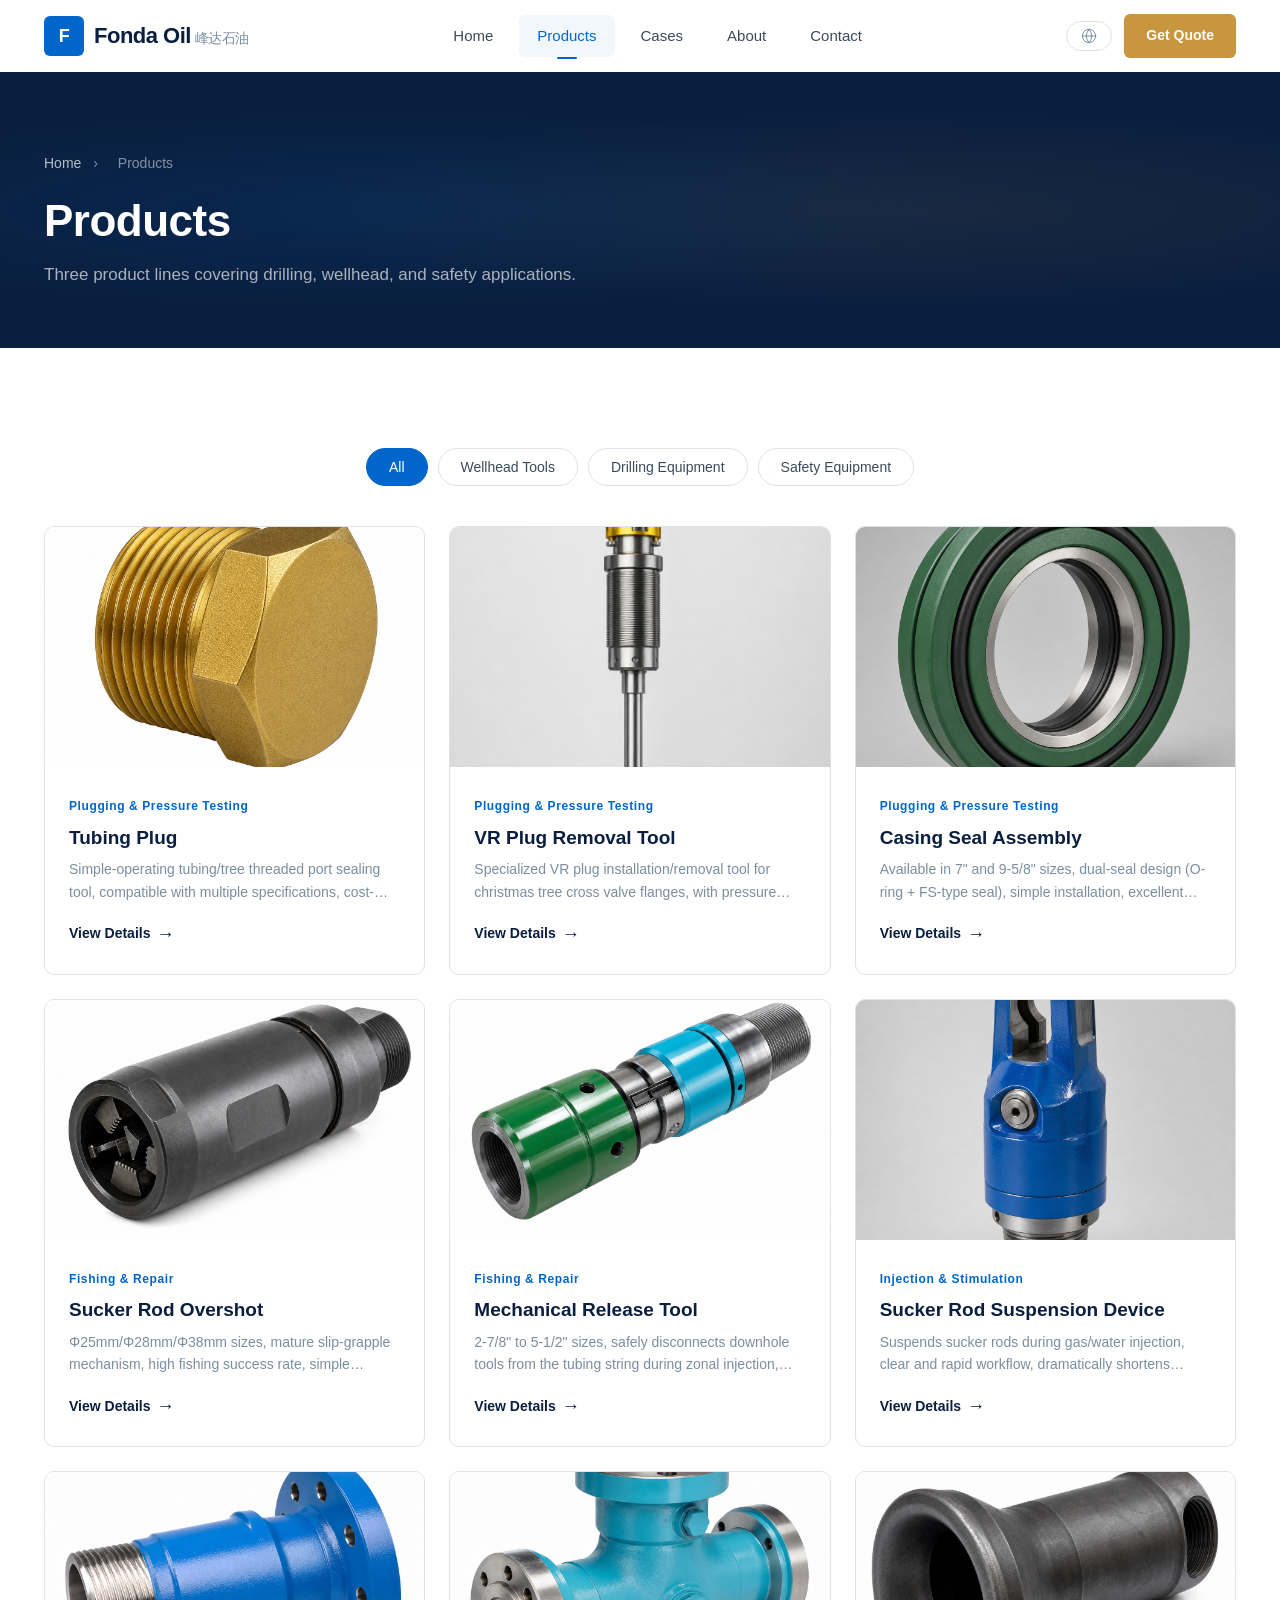
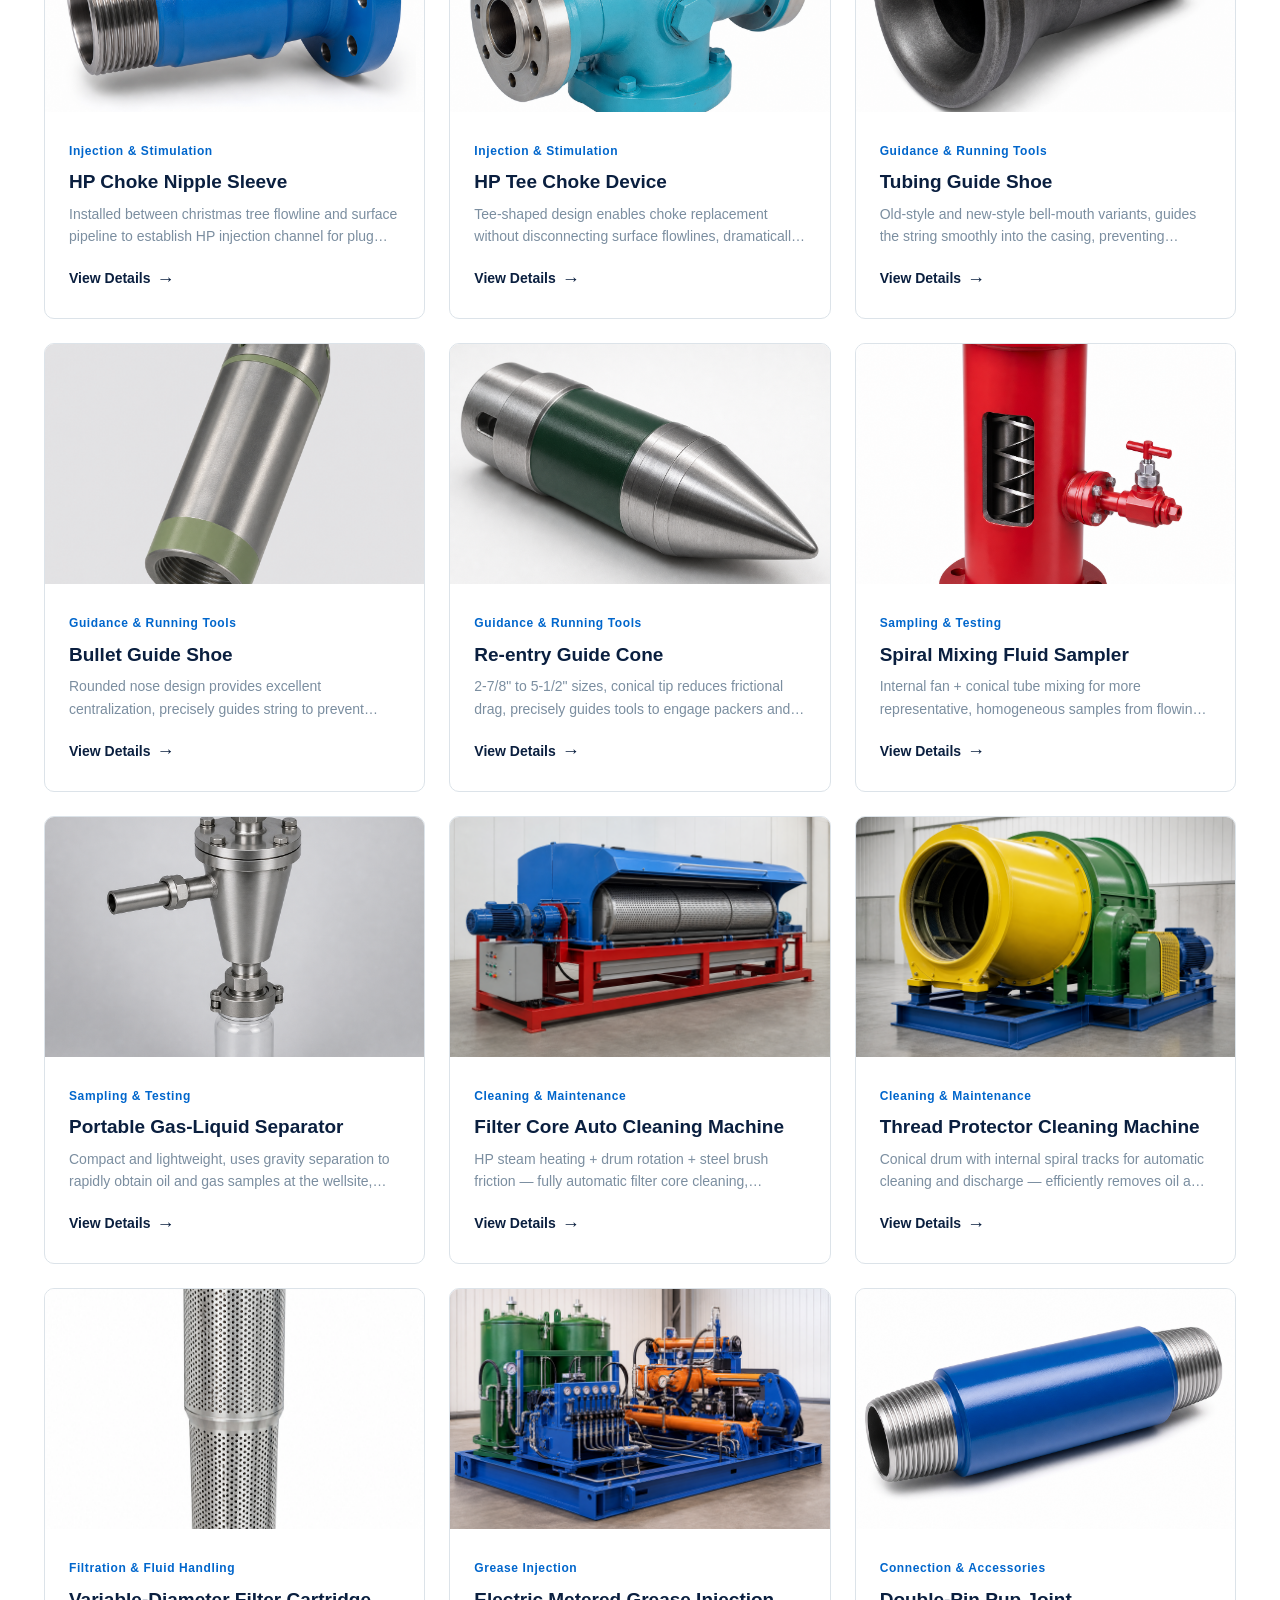
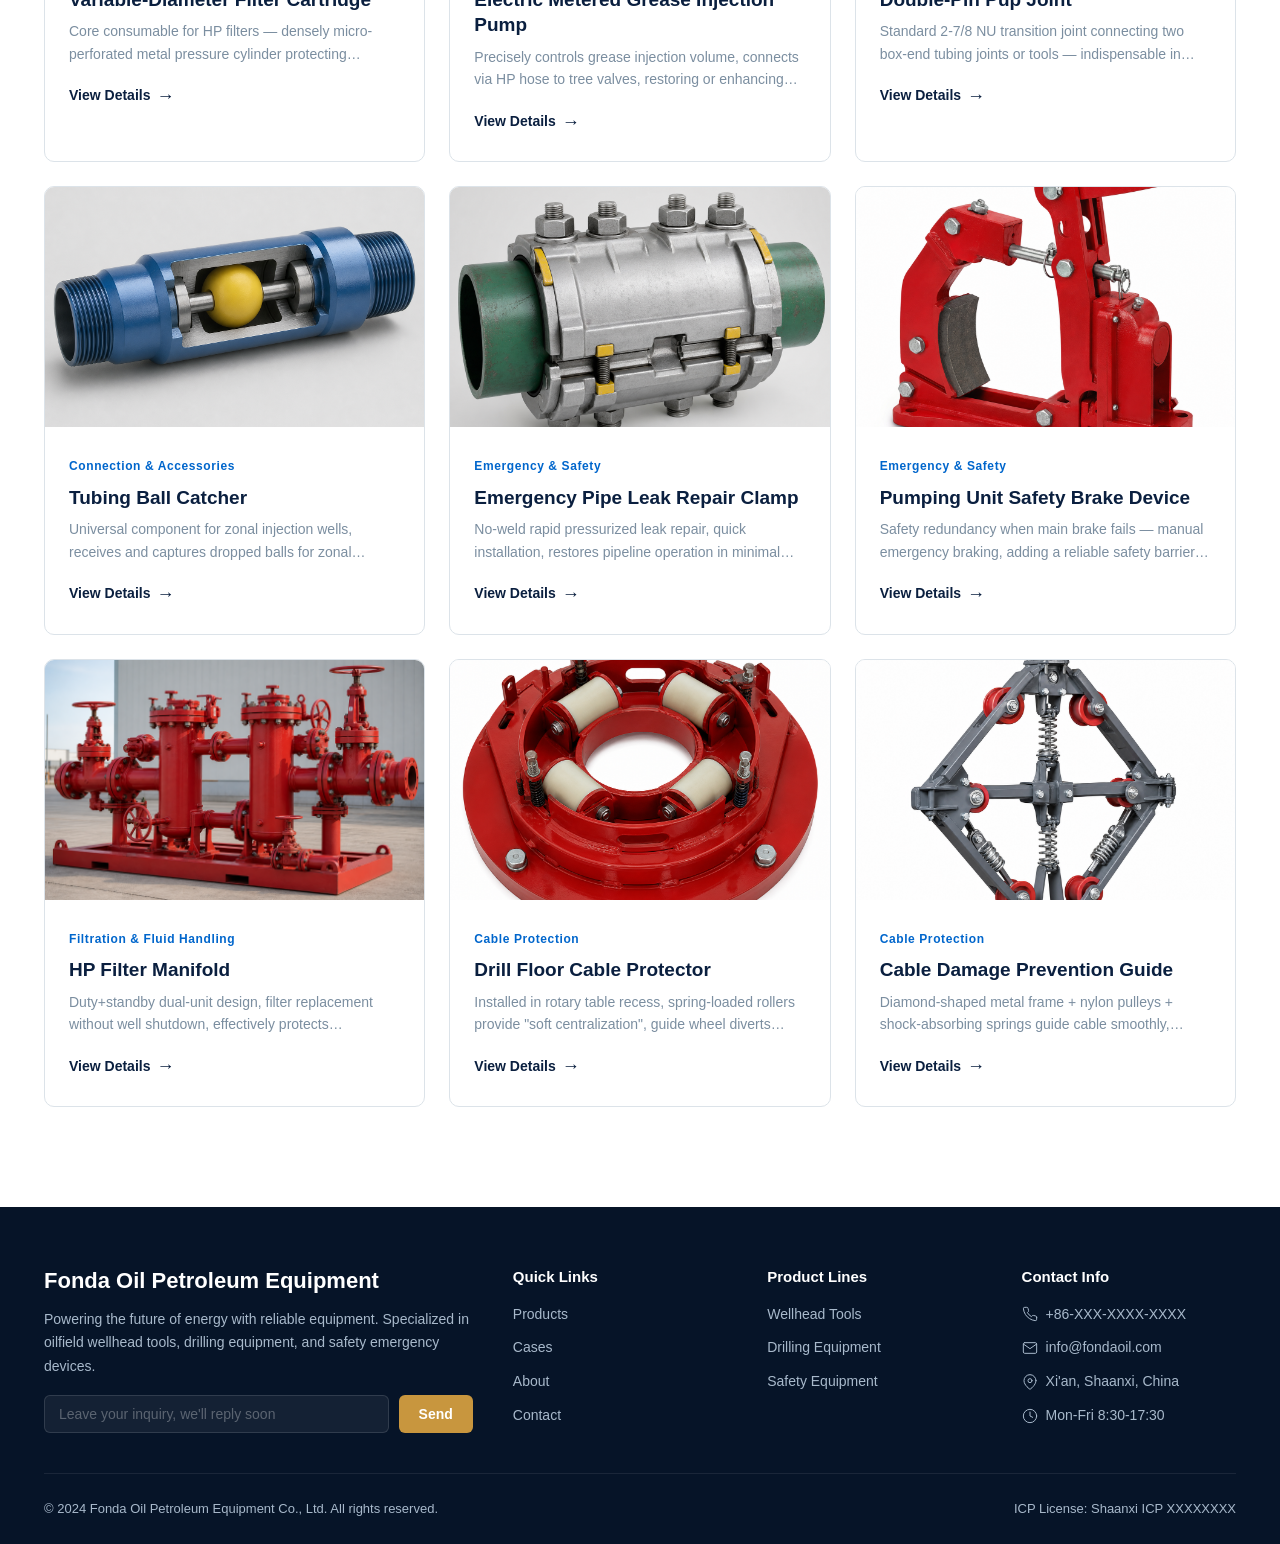
<file: products.html>
<!DOCTYPE html>
<html lang="zh-CN">
<head>
<meta charset="UTF-8">
<meta name="viewport" content="width=device-width, initial-scale=1.0">
<meta name="description" content="峰达石油设备产品中心——涵盖井口工具及装置、钻探掘进设备、安全应急设备三大系列。">
<title data-i18n="prodbanner.title">产品中心 | 峰达石油设备 Fonda Oil</title>
<link rel="stylesheet" href="css/style.css">
</head>
<body>

<!-- NAV -->
<nav class="nav scrolled">
  <div class="nav-inner">
    <a href="index.html" class="nav-logo">
      <span class="logo-icon">F</span>
      <span>Fonda Oil<span style="font-weight:400;color:var(--text-muted);font-size:14px;margin-left:4px;">峰达石油</span></span>
    </a>
    <div class="nav-links">
      <a href="index.html" data-i18n="nav.home">首页</a>
      <a href="products.html" class="active" data-i18n="nav.products">产品中心</a>
      <a href="cases.html" data-i18n="nav.cases">案例展示</a>
      <a href="about.html" data-i18n="nav.about">关于我们</a>
      <a href="contact.html" data-i18n="nav.contact">联系我们</a>
    </div>
    <div class="nav-actions">
      <div class="lang-switcher">
        <button class="lang-btn" aria-label="Switch language">
          <svg viewBox="0 0 24 24" fill="none" stroke="currentColor" stroke-width="1.5" stroke-linecap="round" stroke-linejoin="round" style="width:16px;height:16px;"><circle cx="12" cy="12" r="10"/><line x1="2" y1="12" x2="22" y2="12"/><path d="M12 2a15.3 15.3 0 0 1 4 10 15.3 15.3 0 0 1-4 10 15.3 15.3 0 0 1-4-10 15.3 15.3 0 0 1 4-10z"/></svg>
        </button>
        <div class="lang-dropdown">
          <button class="lang-option active" data-lang="zh" data-i18n="lang.zh">中</button>
          <button class="lang-option" data-lang="en" data-i18n="lang.en">EN</button>
          <button class="lang-option" data-lang="ru" data-i18n="lang.ru">RU</button>
        </div>
      </div>
      <a href="contact.html" class="nav-cta" data-i18n="nav.cta">获取报价</a>
      <button class="nav-toggle" aria-label="菜单">
        <span></span><span></span><span></span>
      </button>
    </div>
  </div>
</nav>

<!-- PAGE BANNER -->
<section class="page-banner">
  <div class="page-banner-content">
    <div class="breadcrumb"><a href="index.html" data-i18n="prodbanner.breadcrumb-home">首页</a> <span>›</span> <span data-i18n="prodbanner.breadcrumb">产品中心</span></div>
    <h1 data-i18n="prodbanner.title">产品中心</h1>
    <p data-i18n="prodbanner.sub">三大产品系列，覆盖钻探、井口、安全全场景需求</p>
  </div>
</section>

<!-- PRODUCTS -->
<section class="section">
  <div class="container">

    <!-- Filter -->
    <div class="filter-bar">
      <button class="filter-btn active" data-category="all" data-i18n="filter.all">全部产品</button>
      <button class="filter-btn" data-category="wellhead" data-i18n="filter.wellhead">井口工具及装置</button>
      <button class="filter-btn" data-category="drilling" data-i18n="filter.drilling">钻探掘进设备</button>
      <button class="filter-btn" data-category="safety" data-i18n="filter.safety">安全应急设备</button>
    </div>

    <!-- Product Grid -->
    <div class="card-grid" id="productGrid">

      <!-- ===== WELLHEAD ===== -->
      <div class="card product-card" data-category="wellhead">
        <div class="card-img"><img src="images/products/oilfield-threaded-hex-plug-2048.png" alt="油管丝堵" loading="lazy"></div>
        <div class="card-body">
          <span class="card-tag" data-i18n="prod-tag.plugging">封堵与试压类</span>
          <h3 class="card-title" data-i18n="prod1.name">油管丝堵</h3>
          <p class="card-desc" data-i18n="prod1.desc">操作简便的油管/采油树螺纹端口封堵工具，适配多种规格，经济高效的试压密封方案。</p>
          <a href="product-detail.html?id=tubing-plug" class="card-link"><span data-i18n="card.detail">查看详情</span> <span class="arrow">→</span></a>
        </div>
      </div>

      <div class="card product-card" data-category="wellhead">
        <div class="card-img"><img src="images/products/vr-plug-removal-tool.png" alt="VR堵装卸工具" loading="lazy"></div>
        <div class="card-body">
          <span class="card-tag" data-i18n="prod-tag.plugging">封堵与试压类</span>
          <h3 class="card-title" data-i18n="prod2.name">VR堵装卸工具</h3>
          <p class="card-desc" data-i18n="prod2.desc">采油树四通阀门法兰处VR堵的专用安装/拆卸工具，配备泄压考克，操作省力，封堵可靠。</p>
          <a href="product-detail.html?id=vr-plug-tool" class="card-link"><span data-i18n="card.detail">查看详情</span> <span class="arrow">→</span></a>
        </div>
      </div>

      <div class="card product-card" data-category="wellhead">
        <div class="card-img"><img src="images/products/casing-seal-assembly.png" alt="套管密封套" loading="lazy"></div>
        <div class="card-body">
          <span class="card-tag" data-i18n="prod-tag.plugging">封堵与试压类</span>
          <h3 class="card-title" data-i18n="prod3.name">套管密封套</h3>
          <p class="card-desc" data-i18n="prod3.desc">含7"和9-5/8"规格，双重密封设计（O型圈+FS型密封圈），安装简便，密封性能优异。</p>
          <a href="product-detail.html?id=casing-seal" class="card-link"><span data-i18n="card.detail">查看详情</span> <span class="arrow">→</span></a>
        </div>
      </div>

      <div class="card product-card" data-category="wellhead">
        <div class="card-img"><img src="images/products/04-sucker-rod-overshot-fishing-tool.png" alt="抽油杆打捞筒" loading="lazy"></div>
        <div class="card-body">
          <span class="card-tag" data-i18n="prod-tag.fishing">打捞与修复类</span>
          <h3 class="card-title" data-i18n="prod4.name">抽油杆打捞筒</h3>
          <p class="card-desc" data-i18n="prod4.desc">Φ25mm/Φ28mm/Φ38mm三种规格，卡瓦咬合结构成熟，打捞成功率高，操作简便。</p>
          <a href="product-detail.html?id=rod-fishing-barrel" class="card-link"><span data-i18n="card.detail">查看详情</span> <span class="arrow">→</span></a>
        </div>
      </div>

      <div class="card product-card" data-category="wellhead">
        <div class="card-img"><img src="images/products/05-mechanical-release-tool.png" alt="机械丢手器" loading="lazy"></div>
        <div class="card-body">
          <span class="card-tag" data-i18n="prod-tag.fishing">打捞与修复类</span>
          <h3 class="card-title" data-i18n="prod5.name">机械丢手器</h3>
          <p class="card-desc" data-i18n="prod5.desc">2-7/8"至5-1/2"多规格，用于分层注水/采油/完井修井中工具与油管柱的安全分离。</p>
          <a href="product-detail.html?id=mechanical-release" class="card-link"><span data-i18n="card.detail">查看详情</span> <span class="arrow">→</span></a>
        </div>
      </div>

      <div class="card product-card" data-category="wellhead">
        <div class="card-img"><img src="images/products/06-sucker-rod-suspension-device.png" alt="抽油杆悬挂装置" loading="lazy"></div>
        <div class="card-body">
          <span class="card-tag" data-i18n="prod-tag.injection">注采与解堵类</span>
          <h3 class="card-title" data-i18n="prod6.name">抽油杆悬挂装置</h3>
          <p class="card-desc" data-i18n="prod6.desc">用于注气注水作业中悬挂抽油杆，流程清晰快速，大幅缩短注采转换时间。</p>
          <a href="product-detail.html?id=rod-hanger" class="card-link"><span data-i18n="card.detail">查看详情</span> <span class="arrow">→</span></a>
        </div>
      </div>

      <div class="card product-card" data-category="wellhead">
        <div class="card-img"><img src="images/products/07-high-pressure-choke-nipple-sleeve.png" alt="高压油嘴套" loading="lazy"></div>
        <div class="card-body">
          <span class="card-tag" data-i18n="prod-tag.injection">注采与解堵类</span>
          <h3 class="card-title" data-i18n="prod7.name">高压油嘴套</h3>
          <p class="card-desc" data-i18n="prod7.desc">安装在采油树出油管线与地面管线之间，建立高压注液通道，实现不动井口解堵作业。</p>
          <a href="product-detail.html?id=choke-nipple-sleeve" class="card-link"><span data-i18n="card.detail">查看详情</span> <span class="arrow">→</span></a>
        </div>
      </div>

      <div class="card product-card" data-category="wellhead">
        <div class="card-img"><img src="images/products/08-high-pressure-tee-choke-device.png" alt="异型三通高压油嘴套装置" loading="lazy"></div>
        <div class="card-body">
          <span class="card-tag" data-i18n="prod-tag.injection">注采与解堵类</span>
          <h3 class="card-title" data-i18n="prod8.name">异型三通高压油嘴套装置</h3>
          <p class="card-desc" data-i18n="prod8.desc">三通结构设计，更换油嘴无需拆卸地面管线，极大缩短停井时间，减轻工人劳动强度。</p>
          <a href="product-detail.html?id=tee-choke" class="card-link"><span data-i18n="card.detail">查看详情</span> <span class="arrow">→</span></a>
        </div>
      </div>

      <!-- ===== DRILLING ===== -->
      <div class="card product-card" data-category="drilling">
        <div class="card-img"><img src="images/products/09-tubing-guide-shoe.png" alt="油管引鞋" loading="lazy"></div>
        <div class="card-body">
          <span class="card-tag" data-i18n="prod-tag.guide">引导与辅助下入类</span>
          <h3 class="card-title" data-i18n="prod9.name">油管引鞋</h3>
          <p class="card-desc" data-i18n="prod9.desc">含旧型喇叭口、新型喇叭口两种规格，引导管柱顺利进入套管，防止卡阻。</p>
          <a href="product-detail.html?id=guide-shoe" class="card-link"><span data-i18n="card.detail">查看详情</span> <span class="arrow">→</span></a>
        </div>
      </div>

      <div class="card product-card" data-category="drilling">
        <div class="card-img"><img src="images/products/10-bullet-tubing-guide-shoe.png" alt="一体圆头引鞋" loading="lazy"></div>
        <div class="card-body">
          <span class="card-tag" data-i18n="prod-tag.guide">引导与辅助下入类</span>
          <h3 class="card-title" data-i18n="prod10.name">一体圆头引鞋</h3>
          <p class="card-desc" data-i18n="prod10.desc">圆头设计导正性好，精准引导管柱防止地层激动伤害，含3-1/2"规格。</p>
          <a href="product-detail.html?id=bullet-guide-shoe" class="card-link"><span data-i18n="card.detail">查看详情</span> <span class="arrow">→</span></a>
        </div>
      </div>

      <div class="card product-card" data-category="drilling">
        <div class="card-img"><img src="images/products/11-oilfield-reentry-guide-cone.png" alt="导锥" loading="lazy"></div>
        <div class="card-body">
          <span class="card-tag" data-i18n="prod-tag.guide">引导与辅助下入类</span>
          <h3 class="card-title" data-i18n="prod11.name">导锥</h3>
          <p class="card-desc" data-i18n="prod11.desc">2-7/8"至5-1/2"多规格，圆锥形头部减少摩擦阻力，辅助精确对接封隔器/堵塞器。</p>
          <a href="product-detail.html?id=guide-cone" class="card-link"><span data-i18n="card.detail">查看详情</span> <span class="arrow">→</span></a>
        </div>
      </div>

      <div class="card product-card" data-category="drilling">
        <div class="card-img"><img src="images/products/12-spiral-mixing-fluid-sampler.png" alt="螺旋混配取样器" loading="lazy"></div>
        <div class="card-body">
          <span class="card-tag" data-i18n="prod-tag.sampling">取样与检测类</span>
          <h3 class="card-title" data-i18n="prod12.name">螺旋混配取样器</h3>
          <p class="card-desc" data-i18n="prod12.desc">内置风扇+锥形管混合，从流动油气流中获取更具代表性的均匀样品。</p>
          <a href="product-detail.html?id=spiral-sampler" class="card-link"><span data-i18n="card.detail">查看详情</span> <span class="arrow">→</span></a>
        </div>
      </div>

      <div class="card product-card" data-category="drilling">
        <div class="card-img"><img src="images/products/13-portable-gas-liquid-separator.png" alt="便携式油气分离器" loading="lazy"></div>
        <div class="card-body">
          <span class="card-tag" data-i18n="prod-tag.sampling">取样与检测类</span>
          <h3 class="card-title" data-i18n="prod13.name">便携式油气分离器</h3>
          <p class="card-desc" data-i18n="prod13.desc">体积小重量轻，利用重力分离原理在野外现场快速获取油样和气样，操作简便。</p>
          <a href="product-detail.html?id=portable-separator" class="card-link"><span data-i18n="card.detail">查看详情</span> <span class="arrow">→</span></a>
        </div>
      </div>

      <div class="card product-card" data-category="drilling">
        <div class="card-img"><img src="images/products/16-filter-core-cleaning-machine.png" alt="过滤器滤芯自动清洗装置" loading="lazy"></div>
        <div class="card-body">
          <span class="card-tag" data-i18n="prod-tag.cleaning">清洗与维护类</span>
          <h3 class="card-title" data-i18n="prod14.name">过滤器滤芯自动清洗装置</h3>
          <p class="card-desc" data-i18n="prod14.desc">高压蒸汽加热+内筒旋转+钢刷摩擦，全自动清洗滤芯，恢复过滤性能，实现重复使用。</p>
          <a href="product-detail.html?id=filter-cleaner" class="card-link"><span data-i18n="card.detail">查看详情</span> <span class="arrow">→</span></a>
        </div>
      </div>

      <div class="card product-card" data-category="drilling">
        <div class="card-img"><img src="images/products/17-thread-protector-cleaning-machine.png" alt="螺纹保护器自动清洗装置" loading="lazy"></div>
        <div class="card-body">
          <span class="card-tag" data-i18n="prod-tag.cleaning">清洗与维护类</span>
          <h3 class="card-title" data-i18n="prod15.name">螺纹保护器自动清洗装置</h3>
          <p class="card-desc" data-i18n="prod15.desc">锥形滚筒内螺旋轨道自动清洗卸料，高效清理螺纹保护器的油污和杂质。</p>
          <a href="product-detail.html?id=thread-protector-cleaner" class="card-link"><span data-i18n="card.detail">查看详情</span> <span class="arrow">→</span></a>
        </div>
      </div>

      <div class="card product-card" data-category="drilling">
        <div class="card-img"><img src="images/products/19-variable-diameter-filter-cartridge.png" alt="变径滤芯" loading="lazy"></div>
        <div class="card-body">
          <span class="card-tag" data-i18n="prod-tag.filter">过滤与流体处理类</span>
          <h3 class="card-title" data-i18n="prod16.name">变径滤芯</h3>
          <p class="card-desc" data-i18n="prod16.desc">高压过滤器的核心通用耗材，密集微孔的金属耐压圆筒，保护下游精密设备。</p>
          <a href="product-detail.html?id=variable-filter-cartridge" class="card-link"><span data-i18n="card.detail">查看详情</span> <span class="arrow">→</span></a>
        </div>
      </div>

      <div class="card product-card" data-category="drilling">
        <div class="card-img"><img src="images/products/20-electric-metered-grease-injection-pump.png" alt="可计量电动注脂泵" loading="lazy"></div>
        <div class="card-body">
          <span class="card-tag" data-i18n="prod-tag.grease">注脂类</span>
          <h3 class="card-title" data-i18n="prod17.name">可计量电动注脂泵</h3>
          <p class="card-desc" data-i18n="prod17.desc">精确控制注脂量，通过高压软管连接采油树阀门，恢复或增强阀门密封性能。</p>
          <a href="product-detail.html?id=electric-grease-pump" class="card-link"><span data-i18n="card.detail">查看详情</span> <span class="arrow">→</span></a>
        </div>
      </div>

      <div class="card product-card" data-category="drilling">
        <div class="card-img"><img src="images/products/21-double-pin-pup-joint.png" alt="平式双公短节" loading="lazy"></div>
        <div class="card-body">
          <span class="card-tag" data-i18n="prod-tag.connect">连接与配套类</span>
          <h3 class="card-title" data-i18n="prod18.name">平式双公短节</h3>
          <p class="card-desc" data-i18n="prod18.desc">标准2-7/8 NU规格过渡接头，用于连接两个母扣端油管或工具，油管串组合中不可或缺。</p>
          <a href="product-detail.html?id=double-pin-nipple" class="card-link"><span data-i18n="card.detail">查看详情</span> <span class="arrow">→</span></a>
        </div>
      </div>

      <div class="card product-card" data-category="drilling">
        <div class="card-img"><img src="images/products/22-tubing-ball-catcher.png" alt="油管接球器" loading="lazy"></div>
        <div class="card-body">
          <span class="card-tag" data-i18n="prod-tag.connect">连接与配套类</span>
          <h3 class="card-title" data-i18n="prod19.name">油管接球器</h3>
          <p class="card-desc" data-i18n="prod19.desc">注水井分层作业通用部件，用于接收堵塞球实现分层封堵，操作可靠。</p>
          <a href="product-detail.html?id=tubing-ball-catcher" class="card-link"><span data-i18n="card.detail">查看详情</span> <span class="arrow">→</span></a>
        </div>
      </div>

      <!-- ===== SAFETY ===== -->
      <div class="card product-card" data-category="safety">
        <div class="card-img"><img src="images/products/14-emergency-pipe-leak-repair-clamp.png" alt="挤压式抱卡堵漏装置" loading="lazy"></div>
        <div class="card-body">
          <span class="card-tag" data-i18n="prod-tag.emergency">应急与安全类</span>
          <h3 class="card-title" data-i18n="prod20.name">挤压式抱卡堵漏装置</h3>
          <p class="card-desc" data-i18n="prod20.desc">免焊接快速带压堵漏，安装快捷，可在极短时间内恢复管道运行，最大限度减少泄漏损失。</p>
          <a href="product-detail.html?id=clamp-seal" class="card-link"><span data-i18n="card.detail">查看详情</span> <span class="arrow">→</span></a>
        </div>
      </div>

      <div class="card product-card" data-category="safety">
        <div class="card-img"><img src="images/products/15-pumping-unit-safety-brake.png" alt="游梁式抽油机安全保险装置" loading="lazy"></div>
        <div class="card-body">
          <span class="card-tag" data-i18n="prod-tag.emergency">应急与安全类</span>
          <h3 class="card-title" data-i18n="prod21.name">游梁式抽油机安全保险装置</h3>
          <p class="card-desc" data-i18n="prod21.desc">主刹车失效时的安全冗余保护，手柄手动紧急制动，为抽油机加一道可靠安全防线。</p>
          <a href="product-detail.html?id=pumping-unit-safety-brake" class="card-link"><span data-i18n="card.detail">查看详情</span> <span class="arrow">→</span></a>
        </div>
      </div>

      <div class="card product-card" data-category="safety">
        <div class="card-img"><img src="images/products/18-high-pressure-filter-manifold.png" alt="高压过滤器装置" loading="lazy"></div>
        <div class="card-body">
          <span class="card-tag" data-i18n="prod-tag.filter">过滤与流体处理类</span>
          <h3 class="card-title" data-i18n="prod22.name">高压过滤器装置</h3>
          <p class="card-desc" data-i18n="prod22.desc">一用一备双套设计，更换滤芯无需停井，有效保护下游油嘴、流量计等精密设备。</p>
          <a href="product-detail.html?id=hp-filter-manifold" class="card-link"><span data-i18n="card.detail">查看详情</span> <span class="arrow">→</span></a>
        </div>
      </div>

      <div class="card product-card" data-category="safety">
        <div class="card-img"><img src="images/products/23-drill-floor-cable-protector.png" alt="钻台电缆防磕碰扶正装置" loading="lazy"></div>
        <div class="card-body">
          <span class="card-tag" data-i18n="prod-tag.cable">电缆保护类</span>
          <h3 class="card-title" data-i18n="prod23.name">钻台电缆防磕碰扶正装置</h3>
          <p class="card-desc" data-i18n="prod23.desc">安装在钻台转盘凹槽，压簧+扶正轮实现"柔性扶正"，电缆导向轮引导避开井口。</p>
          <a href="product-detail.html?id=cable-protector" class="card-link"><span data-i18n="card.detail">查看详情</span> <span class="arrow">→</span></a>
        </div>
      </div>

      <div class="card product-card" data-category="safety">
        <div class="card-img"><img src="images/products/24-cable-damage-prevention-guide.png" alt="电缆防损伤导向装置" loading="lazy"></div>
        <div class="card-body">
          <span class="card-tag" data-i18n="prod-tag.cable">电缆保护类</span>
          <h3 class="card-title" data-i18n="prod24.name">电缆防损伤导向装置</h3>
          <p class="card-desc" data-i18n="prod24.desc">菱形金属框架+尼龙滑轮+减震弹簧，引导电缆平稳运行，防止磨损与断裂。</p>
          <a href="product-detail.html?id=cable-damage-prevention-guide" class="card-link"><span data-i18n="card.detail">查看详情</span> <span class="arrow">→</span></a>
        </div>
      </div>

    </div><!-- /card-grid -->

    <!-- No results -->
    <div style="display:none;text-align:center;padding:40px;color:var(--text-muted);" id="noResults" data-i18n="noResults">
      该分类下暂无匹配产品
    </div>

  </div>
</section>

<!-- FOOTER -->
<footer class="footer">
  <div class="container">
    <div class="footer-grid">
      <div class="footer-brand">
        <h3 data-i18n="footer.brand">Fonda Oil 峰达石油</h3>
        <p data-i18n="footer.desc">驱动能源未来，智造可靠装备。专注于石油井口工具、钻探掘进设备及安全应急设备的研发与制造。</p>
        <div class="footer-quick-form">
          <input type="text" data-i18n-placeholder="footer.quick-ph" placeholder="留下您的需求，我们会尽快回复">
          <button data-i18n="footer.quick-btn">发送</button>
        </div>
      </div>
      <div>
        <h4 data-i18n="footer.nav-title">快速导航</h4>
        <div class="footer-links">
          <a href="products.html" data-i18n="nav.products">产品中心</a>
          <a href="cases.html" data-i18n="nav.cases">案例展示</a>
          <a href="about.html" data-i18n="nav.about">关于我们</a>
          <a href="contact.html" data-i18n="nav.contact">联系我们</a>
        </div>
      </div>
      <div>
        <h4 data-i18n="footer.prod-title">产品系列</h4>
        <div class="footer-links">
          <a href="products.html?cat=wellhead" data-i18n="footer.prod-wellhead">井口工具及装置</a>
          <a href="products.html?cat=drilling" data-i18n="footer.prod-drilling">钻探掘进设备</a>
          <a href="products.html?cat=safety" data-i18n="footer.prod-safety">安全应急设备</a>
        </div>
      </div>
      <div>
        <h4 data-i18n="footer.contact-title">联系方式</h4>
        <div class="footer-links">
          <a style="display:flex;align-items:center;gap:8px;"><span style="width:16px;height:16px;display:inline-flex;flex-shrink:0;"><svg viewBox="0 0 24 24" fill="none" stroke="currentColor" stroke-width="1.5" stroke-linecap="round" stroke-linejoin="round"><path d="M22 16.92v3a2 2 0 0 1-2.18 2 19.79 19.79 0 0 1-8.63-3.07 19.5 19.5 0 0 1-6-6 19.79 19.79 0 0 1-3.07-8.67A2 2 0 0 1 4.11 2h3a2 2 0 0 1 2 1.72c.127.96.361 1.903.7 2.81a2 2 0 0 1-.45 2.11L8.09 9.91a16 16 0 0 0 6 6l1.27-1.27a2 2 0 0 1 2.11-.45c.907.339 1.85.573 2.81.7A2 2 0 0 1 22 16.92z"/></svg></span> <span data-i18n="footer.phone">+86-XXX-XXXX-XXXX</span></a>
          <a style="display:flex;align-items:center;gap:8px;"><span style="width:16px;height:16px;display:inline-flex;flex-shrink:0;"><svg viewBox="0 0 24 24" fill="none" stroke="currentColor" stroke-width="1.5" stroke-linecap="round" stroke-linejoin="round"><path d="M4 4h16c1.1 0 2 .9 2 2v12c0 1.1-.9 2-2 2H4c-1.1 0-2-.9-2-2V6c0-1.1.9-2 2-2z"/><polyline points="22,6 12,13 2,6"/></svg></span> <span data-i18n="footer.email">info@fondaoil.com</span></a>
          <a style="display:flex;align-items:center;gap:8px;"><span style="width:16px;height:16px;display:inline-flex;flex-shrink:0;"><svg viewBox="0 0 24 24" fill="none" stroke="currentColor" stroke-width="1.5" stroke-linecap="round" stroke-linejoin="round"><path d="M21 10c0 7-9 13-9 13s-9-6-9-13a9 9 0 0 1 18 0z"/><circle cx="12" cy="10" r="3"/></svg></span> <span data-i18n="footer.address">中国·陕西省西安市</span></a>
          <a style="display:flex;align-items:center;gap:8px;"><span style="width:16px;height:16px;display:inline-flex;flex-shrink:0;"><svg viewBox="0 0 24 24" fill="none" stroke="currentColor" stroke-width="1.5" stroke-linecap="round" stroke-linejoin="round"><circle cx="12" cy="12" r="10"/><polyline points="12 6 12 12 16 14"/></svg></span> <span data-i18n="footer.hours">周一至周五 8:30-17:30</span></a>
        </div>
      </div>
    </div>
    <div class="footer-bottom">
      <span data-i18n="footer.copyright">© 2024 Fonda Oil 峰达石油设备有限公司. All rights reserved.</span>
      <span data-i18n="footer.icp">ICP备案号：陕ICP备XXXXXXXX号</span>
    </div>
  </div>
</footer>

<button class="back-top" aria-label="返回顶部" data-i18n="back-top">↑</button>

<script src="js/i18n-data.js"></script>
<script src="js/i18n.js"></script>
<script src="js/main.js"></script>
</body>
</html>
</file>
<file: css/style.css>
/* ============================================
   峰达石油设备 Fonda Oil — 设计系统
   配色: 白底 + 科技蓝 + 金色 + 年轻化
   ============================================ */

:root {
  /* 主色系 */
  --bg-primary: #FFFFFF;
  --bg-section: #F5F7FA;
  --bg-dark: #0A1F3F;
  --bg-footer: #061428;

  /* 文字 */
  --text-title: #0A1F3F;
  --text-body: #3A4A5C;
  --text-muted: #7B8EA0;
  --text-white: #FFFFFF;
  --text-footer: #A8B9CB;

  /* 强调色 */
  --accent-blue: #0066CC;
  --accent-blue-hover: #0052A3;
  --accent-gold: #C8963E;
  --accent-gold-hover: #B8872F;
  --accent-gold-light: #F5EDE0;

  /* 边框 & 阴影 */
  --border: #DCE3E9;
  --border-light: #E8EDF2;
  --shadow-sm: 0 1px 3px rgba(10, 31, 63, 0.06);
  --shadow-md: 0 4px 16px rgba(10, 31, 63, 0.08);
  --shadow-lg: 0 8px 32px rgba(10, 31, 63, 0.12);
  --shadow-xl: 0 16px 48px rgba(10, 31, 63, 0.16);

  /* 字体 */
  --font-display: 'PingFang SC', 'Microsoft YaHei', 'Helvetica Neue', sans-serif;
  --font-body: 'PingFang SC', 'Microsoft YaHei', 'Helvetica Neue', sans-serif;
  --font-en: 'Inter', 'SF Pro Display', 'Helvetica Neue', sans-serif;

  /* 间距 */
  --section-pad: 100px;
  --container-max: 1240px;
  --radius-sm: 6px;
  --radius-md: 10px;
  --radius-lg: 16px;

  /* 过渡 */
  --ease-out: cubic-bezier(0.25, 0.46, 0.45, 0.94);
  --ease-in-out: cubic-bezier(0.645, 0.045, 0.355, 1);
}

/* ============ RESET ============ */
*, *::before, *::after { box-sizing: border-box; margin: 0; padding: 0; }

html {
  scroll-behavior: smooth;
  font-size: 16px;
  -webkit-font-smoothing: antialiased;
  -moz-osx-font-smoothing: grayscale;
}

body {
  font-family: var(--font-body);
  color: var(--text-body);
  background: var(--bg-primary);
  line-height: 1.7;
  overflow-x: hidden;
}

h1, h2, h3, h4, h5, h6 {
  font-family: var(--font-display);
  color: var(--text-title);
  font-weight: 600;
  line-height: 1.3;
}

a { text-decoration: none; color: var(--accent-blue); transition: color 0.2s var(--ease-out); }
a:hover { color: var(--accent-blue-hover); }

img { max-width: 100%; display: block; }

ul, ol { list-style: none; }

.container {
  max-width: var(--container-max);
  margin: 0 auto;
  padding: 0 24px;
}

/* ============ NAVIGATION ============ */
.nav {
  position: fixed;
  top: 0;
  left: 0;
  right: 0;
  z-index: 1000;
  background: rgba(255, 255, 255, 0.95);
  backdrop-filter: blur(16px);
  -webkit-backdrop-filter: blur(16px);
  border-bottom: 1px solid transparent;
  transition: all 0.3s var(--ease-out);
  height: 72px;
}

.nav.scrolled {
  border-bottom-color: var(--border);
  box-shadow: var(--shadow-sm);
}

.nav-inner {
  display: flex;
  align-items: center;
  justify-content: space-between;
  height: 72px;
  max-width: var(--container-max);
  margin: 0 auto;
  padding: 0 24px;
}

.nav-logo {
  display: flex;
  align-items: center;
  gap: 10px;
  font-family: var(--font-en);
  font-size: 22px;
  font-weight: 700;
  color: var(--text-title);
  letter-spacing: -0.5px;
}

.nav-logo .logo-icon {
  width: 40px;
  height: 40px;
  background: var(--accent-blue);
  border-radius: var(--radius-sm);
  display: flex;
  align-items: center;
  justify-content: center;
  color: #fff;
  font-size: 18px;
  font-weight: 800;
}

.nav-links {
  display: flex;
  align-items: center;
  gap: 8px;
}

.nav-links a {
  display: inline-block;
  padding: 8px 18px;
  font-size: 15px;
  font-weight: 500;
  color: var(--text-body);
  border-radius: var(--radius-sm);
  transition: all 0.2s var(--ease-out);
  position: relative;
}

.nav-links a:hover,
.nav-links a.active {
  color: var(--accent-blue);
  background: rgba(0, 102, 204, 0.05);
}

.nav-links a.active::after {
  content: '';
  position: absolute;
  bottom: -2px;
  left: 50%;
  transform: translateX(-50%);
  width: 20px;
  height: 2px;
  background: var(--accent-blue);
  border-radius: 2px;
}

.nav-actions {
  display: flex;
  align-items: center;
  gap: 12px;
}

/* Language Switcher */
.lang-switcher {
  position: relative;
  display: inline-flex;
}

.lang-btn {
  display: flex;
  align-items: center;
  gap: 4px;
  font-size: 13px;
  font-weight: 500;
  color: var(--text-muted);
  background: none;
  border: 1px solid var(--border);
  border-radius: 20px;
  padding: 6px 14px;
  cursor: pointer;
  transition: all 0.2s var(--ease-out);
}
.lang-btn:hover { border-color: var(--accent-blue); color: var(--accent-blue); }

.lang-dropdown {
  display: none;
  position: absolute;
  top: 100%;
  right: 0;
  margin-top: 6px;
  background: #fff;
  border: 1px solid var(--border);
  border-radius: var(--radius-sm);
  box-shadow: var(--shadow-lg);
  z-index: 1010;
  overflow: hidden;
  min-width: 64px;
}

.lang-switcher.open .lang-dropdown {
  display: block;
}

.lang-option {
  display: block;
  width: 100%;
  padding: 8px 16px;
  font-size: 13px;
  font-weight: 500;
  text-align: center;
  color: var(--text-body);
  background: none;
  border: none;
  cursor: pointer;
  transition: all 0.15s var(--ease-out);
  font-family: var(--font-body);
}
.lang-option:hover {
  background: rgba(0, 102, 204, 0.05);
  color: var(--accent-blue);
}
.lang-option.active {
  background: var(--accent-blue);
  color: #fff;
}

.nav-cta {
  display: inline-block;
  padding: 10px 22px;
  font-size: 14px;
  font-weight: 600;
  color: #fff;
  background: var(--accent-gold);
  border: none;
  border-radius: var(--radius-sm);
  cursor: pointer;
  transition: all 0.2s var(--ease-out);
  white-space: nowrap;
}
.nav-cta:hover { background: var(--accent-gold-hover); color: #fff; }

/* Mobile nav toggle */
.nav-toggle {
  display: none;
  flex-direction: column;
  gap: 5px;
  cursor: pointer;
  background: none;
  border: none;
  padding: 4px;
}

.nav-toggle span {
  width: 24px;
  height: 2px;
  background: var(--text-title);
  border-radius: 2px;
  transition: all 0.3s var(--ease-out);
}

/* ============ BUTTONS ============ */
.btn {
  display: inline-flex;
  align-items: center;
  gap: 8px;
  padding: 14px 32px;
  font-size: 15px;
  font-weight: 600;
  border-radius: var(--radius-sm);
  border: none;
  cursor: pointer;
  transition: all 0.25s var(--ease-out);
  font-family: var(--font-body);
}

.btn-primary {
  background: var(--accent-gold);
  color: #fff;
}
.btn-primary:hover { background: var(--accent-gold-hover); transform: translateY(-1px); box-shadow: var(--shadow-md); }

.btn-outline {
  background: transparent;
  color: var(--accent-blue);
  border: 1.5px solid var(--accent-blue);
}
.btn-outline:hover { background: var(--accent-blue); color: #fff; }

.btn-white {
  background: #fff;
  color: var(--text-title);
  border: 1.5px solid var(--border);
}
.btn-white:hover { border-color: var(--accent-blue); color: var(--accent-blue); }

.btn-sm { padding: 10px 20px; font-size: 14px; }
.btn-lg { padding: 18px 40px; font-size: 16px; }

/* ============ HERO ============ */
.hero {
  position: relative;
  height: 92vh;
  min-height: 600px;
  max-height: 820px;
  display: flex;
  align-items: center;
  overflow: hidden;
  margin-top: 72px;
  background: var(--bg-dark);
}

.hero-bg {
  position: absolute;
  inset: 0;
  z-index: 0;
  background: linear-gradient(135deg, #0A1F3F 0%, #0D2B54 30%, #103662 60%, #0A1F3F 100%);
}

.hero-bg::after {
  content: '';
  position: absolute;
  inset: 0;
  background:
    radial-gradient(ellipse at 20% 50%, rgba(0, 102, 204, 0.15) 0%, transparent 50%),
    radial-gradient(ellipse at 80% 60%, rgba(200, 150, 62, 0.1) 0%, transparent 50%),
    radial-gradient(ellipse at 60% 30%, rgba(255, 255, 255, 0.03) 0%, transparent 40%);
}

.hero-particles {
  position: absolute;
  inset: 0;
  z-index: 1;
  background-image:
    radial-gradient(1px 1px at 15% 25%, rgba(255,255,255,0.4) 50%, transparent 50%),
    radial-gradient(1px 1px at 35% 65%, rgba(255,255,255,0.3) 50%, transparent 50%),
    radial-gradient(1px 1px at 55% 30%, rgba(255,255,255,0.35) 50%, transparent 50%),
    radial-gradient(1px 1px at 70% 70%, rgba(255,255,255,0.25) 50%, transparent 50%),
    radial-gradient(1px 1px at 85% 40%, rgba(255,255,255,0.3) 50%, transparent 50%),
    radial-gradient(1px 1px at 25% 80%, rgba(255,255,255,0.2) 50%, transparent 50%),
    radial-gradient(2px 2px at 45% 45%, rgba(200,150,62,0.5) 50%, transparent 50%),
    radial-gradient(2px 2px at 75% 22%, rgba(0,102,204,0.4) 50%, transparent 50%);
  background-size: 200px 200px;
  animation: particleDrift 20s linear infinite;
}

@keyframes particleDrift {
  0% { transform: translateY(0); }
  100% { transform: translateY(-200px); }
}

.hero-content {
  position: relative;
  z-index: 2;
  max-width: var(--container-max);
  margin: 0 auto;
  padding: 0 24px;
}

.hero-tag {
  display: inline-block;
  padding: 6px 16px;
  font-size: 13px;
  font-weight: 600;
  letter-spacing: 0.08em;
  text-transform: uppercase;
  color: var(--accent-gold);
  border: 1px solid rgba(200, 150, 62, 0.4);
  border-radius: 20px;
  margin-bottom: 24px;
  backdrop-filter: blur(4px);
}

.hero h1 {
  font-size: clamp(36px, 5.5vw, 64px);
  font-weight: 700;
  color: #fff;
  line-height: 1.15;
  max-width: 720px;
  letter-spacing: -1px;
}

.hero h1 span {
  background: linear-gradient(135deg, var(--accent-gold) 0%, #E0B860 100%);
  -webkit-background-clip: text;
  -webkit-text-fill-color: transparent;
  background-clip: text;
}

.hero-sub {
  margin-top: 20px;
  font-size: clamp(16px, 2vw, 19px);
  color: rgba(255, 255, 255, 0.7);
  max-width: 520px;
  line-height: 1.6;
}

.hero-actions {
  margin-top: 36px;
  display: flex;
  gap: 16px;
  flex-wrap: wrap;
}

.hero-actions .btn-primary {
  background: var(--accent-gold);
  box-shadow: 0 4px 20px rgba(200, 150, 62, 0.3);
}

.hero-actions .btn-outline {
  border-color: rgba(255,255,255,0.3);
  color: #fff;
}
.hero-actions .btn-outline:hover {
  border-color: #fff;
  background: rgba(255,255,255,0.1);
}

.hero-scroll {
  position: absolute;
  bottom: 32px;
  left: 50%;
  transform: translateX(-50%);
  z-index: 2;
  display: flex;
  flex-direction: column;
  align-items: center;
  gap: 8px;
  color: rgba(255,255,255,0.5);
  font-size: 12px;
  animation: bounce 2s infinite;
}

@keyframes bounce {
  0%, 20%, 50%, 80%, 100% { transform: translateX(-50%) translateY(0); }
  40% { transform: translateX(-50%) translateY(-8px); }
  60% { transform: translateX(-50%) translateY(-4px); }
}

/* ============ SECTION STYLES ============ */
.section {
  padding: var(--section-pad) 0;
}

.section-alt {
  background: var(--bg-section);
}

.section-header {
  text-align: center;
  margin-bottom: 56px;
}

.section-label {
  display: inline-block;
  font-size: 13px;
  font-weight: 600;
  letter-spacing: 0.1em;
  text-transform: uppercase;
  color: var(--accent-blue);
  margin-bottom: 12px;
}

.section-title {
  font-size: clamp(28px, 3.5vw, 40px);
  font-weight: 700;
  color: var(--text-title);
  margin-bottom: 16px;
  letter-spacing: -0.5px;
}

.section-desc {
  font-size: 17px;
  color: var(--text-muted);
  max-width: 600px;
  margin: 0 auto;
  line-height: 1.7;
}

/* ============ STATS ROW ============ */
.stats-row {
  display: grid;
  grid-template-columns: repeat(4, 1fr);
  gap: 24px;
  text-align: center;
}

.stat-item {
  padding: 32px 20px;
}

.stat-num {
  font-family: var(--font-en);
  font-size: 42px;
  font-weight: 700;
  color: var(--accent-gold);
  line-height: 1;
  margin-bottom: 8px;
}

.stat-num .unit {
  font-size: 22px;
  font-weight: 500;
  color: var(--accent-gold);
}

.stat-label {
  font-size: 15px;
  color: var(--text-muted);
  font-weight: 500;
}

/* ============ CARDS ============ */
.card-grid {
  display: grid;
  grid-template-columns: repeat(auto-fill, minmax(340px, 1fr));
  gap: 24px;
}

.card {
  background: #fff;
  border: 1px solid var(--border);
  border-radius: var(--radius-md);
  overflow: hidden;
  transition: all 0.3s var(--ease-out);
  cursor: pointer;
}

.card:hover {
  transform: translateY(-4px);
  box-shadow: var(--shadow-lg);
  border-color: transparent;
}

.card-img {
  width: 100%;
  height: 240px;
  overflow: hidden;
  background: var(--bg-section);
  position: relative;
}

.card-img img {
  width: 100%;
  height: 100%;
  object-fit: cover;
  transition: transform 0.5s var(--ease-out);
  display: block;
}

.card-img .img-overlay {
  position: absolute;
  inset: 0;
  background: linear-gradient(180deg, transparent 60%, rgba(10,31,63,0.35) 100%);
  pointer-events: none;
}

.card:hover .card-img img {
  transform: scale(1.05);
}

.card-body {
  padding: 24px;
}

.card-tag {
  display: inline-block;
  font-size: 12px;
  font-weight: 600;
  letter-spacing: 0.05em;
  color: var(--accent-blue);
  margin-bottom: 8px;
}

.card-title {
  font-size: 19px;
  font-weight: 600;
  color: var(--text-title);
  margin-bottom: 8px;
  line-height: 1.35;
}

.card-desc {
  font-size: 14px;
  color: var(--text-muted);
  line-height: 1.6;
  display: -webkit-box;
  -webkit-line-clamp: 2;
  -webkit-box-orient: vertical;
  overflow: hidden;
}

.card-link {
  display: inline-flex;
  align-items: center;
  gap: 6px;
  margin-top: 16px;
  font-size: 14px;
  font-weight: 600;
  color: var(--text-title);
  transition: gap 0.2s var(--ease-out);
}

.card:hover .card-link { gap: 12px; color: var(--accent-blue); }

.card-link .arrow {
  font-size: 18px;
  transition: transform 0.2s var(--ease-out);
}
.card:hover .card-link .arrow { transform: translateX(2px); }

/* ============ PRODUCT CATEGORY CARDS ============ */
.cat-grid {
  display: grid;
  grid-template-columns: repeat(5, 1fr);
  gap: 20px;
}

.cat-card {
  background: #fff;
  border: 1px solid var(--border);
  border-radius: var(--radius-md);
  padding: 36px 20px 28px;
  text-align: center;
  transition: all 0.3s var(--ease-out);
  cursor: pointer;
  position: relative;
  overflow: hidden;
}

.cat-card::before {
  content: '';
  position: absolute;
  top: 0;
  left: 0;
  right: 0;
  height: 3px;
  background: linear-gradient(90deg, var(--accent-blue), var(--accent-gold));
  opacity: 0;
  transition: opacity 0.3s var(--ease-out);
}

.cat-card:hover {
  transform: translateY(-6px);
  box-shadow: var(--shadow-lg);
  border-color: transparent;
}

.cat-card:hover::before { opacity: 1; }

.cat-icon {
  width: 64px;
  height: 64px;
  margin: 0 auto 16px;
  border-radius: var(--radius-md);
  overflow: hidden;
  transition: all 0.3s var(--ease-out);
}

.cat-icon img {
  width: 100%;
  height: 100%;
  object-fit: cover;
  display: block;
}

.cat-name {
  font-size: 16px;
  font-weight: 600;
  color: var(--text-title);
  margin-bottom: 6px;
}

.cat-count {
  font-size: 13px;
  color: var(--text-muted);
}

/* ============ PARTNER LOGOS ============ */
.partner-track {
  overflow: hidden;
  padding: 20px 0;
}

.partner-row {
  display: flex;
  gap: 48px;
  align-items: center;
  animation: scrollLeft 30s linear infinite;
}

@keyframes scrollLeft {
  0% { transform: translateX(0); }
  100% { transform: translateX(-50%); }
}

.partner-item {
  flex-shrink: 0;
  padding: 16px 24px;
  background: #fff;
  border: 1px solid var(--border-light);
  border-radius: var(--radius-sm);
  font-size: 15px;
  font-weight: 600;
  color: var(--text-muted);
  letter-spacing: 0.5px;
  white-space: nowrap;
  min-width: 120px;
  text-align: center;
}

/* ============ TESTIMONIAL ============ */
.testimonial-card {
  max-width: 760px;
  margin: 0 auto;
  background: #fff;
  border: 1px solid var(--border);
  border-radius: var(--radius-lg);
  padding: 48px 56px;
  position: relative;
}

.testimonial-card::before {
  content: '"';
  position: absolute;
  top: 16px;
  left: 32px;
  font-size: 96px;
  font-family: Georgia, serif;
  color: var(--accent-gold);
  opacity: 0.2;
  line-height: 1;
}

.testimonial-text {
  font-size: 17px;
  color: var(--text-body);
  line-height: 1.8;
  font-style: italic;
  position: relative;
  z-index: 1;
}

.testimonial-author {
  margin-top: 20px;
  display: flex;
  align-items: center;
  gap: 12px;
}

.testimonial-avatar {
  width: 44px;
  height: 44px;
  border-radius: 50%;
  background: var(--bg-section);
  display: flex;
  align-items: center;
  justify-content: center;
  font-size: 18px;
  color: var(--accent-blue);
  font-weight: 700;
}

.testimonial-name {
  font-size: 15px;
  font-weight: 600;
  color: var(--text-title);
}

.testimonial-role {
  font-size: 13px;
  color: var(--text-muted);
}

/* ============ PAGE BANNER ============ */
.page-banner {
  margin-top: 72px;
  background: var(--bg-dark);
  padding: 80px 0 60px;
  position: relative;
  overflow: hidden;
}

.page-banner::after {
  content: '';
  position: absolute;
  inset: 0;
  background:
    radial-gradient(ellipse at 30% 50%, rgba(0, 102, 204, 0.12) 0%, transparent 50%),
    radial-gradient(ellipse at 70% 50%, rgba(200, 150, 62, 0.08) 0%, transparent 50%);
}

.page-banner-content {
  position: relative;
  z-index: 1;
  max-width: var(--container-max);
  margin: 0 auto;
  padding: 0 24px;
}

.breadcrumb {
  font-size: 14px;
  color: rgba(255,255,255,0.5);
  margin-bottom: 16px;
}

.breadcrumb a {
  color: rgba(255,255,255,0.7);
  transition: color 0.2s;
}
.breadcrumb a:hover { color: #fff; }

.breadcrumb span { margin: 0 8px; }

.page-banner h1 {
  font-size: clamp(28px, 4vw, 44px);
  font-weight: 700;
  color: #fff;
  letter-spacing: -0.5px;
}

.page-banner p {
  margin-top: 12px;
  font-size: 17px;
  color: rgba(255,255,255,0.65);
  max-width: 560px;
  line-height: 1.6;
}

/* ============ PRODUCT FILTER ============ */
.filter-bar {
  display: flex;
  gap: 10px;
  flex-wrap: wrap;
  justify-content: center;
  margin-bottom: 40px;
}

.filter-btn {
  padding: 10px 22px;
  font-size: 14px;
  font-weight: 500;
  border: 1px solid var(--border);
  border-radius: 24px;
  background: #fff;
  color: var(--text-body);
  cursor: pointer;
  transition: all 0.2s var(--ease-out);
  font-family: var(--font-body);
}

.filter-btn:hover,
.filter-btn.active {
  border-color: var(--accent-blue);
  background: rgba(0, 102, 204, 0.04);
  color: var(--accent-blue);
}

.filter-btn.active {
  background: var(--accent-blue);
  color: #fff;
  border-color: var(--accent-blue);
}

/* ============ PRODUCT DETAIL ============ */
.product-detail {
  padding: 60px 0;
}

.product-gallery {
  display: grid;
  grid-template-columns: 1fr 1fr;
  gap: 48px;
  margin-bottom: 60px;
}

.product-main-img {
  width: 100%;
  aspect-ratio: 4/3;
  background: var(--bg-section);
  border-radius: var(--radius-lg);
  overflow: hidden;
  display: flex;
  align-items: center;
  justify-content: center;
}

.product-main-img img {
  width: 100%;
  height: 100%;
  object-fit: cover;
  display: block;
}

.product-info h2 {
  font-size: 32px;
  font-weight: 700;
  color: var(--text-title);
  margin-bottom: 8px;
}

.product-model {
  font-size: 15px;
  color: var(--accent-blue);
  font-weight: 500;
  margin-bottom: 20px;
}

.product-info .product-desc {
  font-size: 16px;
  color: var(--text-body);
  line-height: 1.8;
  margin-bottom: 24px;
}

.product-highlights {
  display: flex;
  flex-direction: column;
  gap: 12px;
  margin-bottom: 28px;
}

.highlight-item {
  display: flex;
  align-items: flex-start;
  gap: 12px;
  font-size: 15px;
  color: var(--text-body);
}

.highlight-icon {
  width: 22px;
  height: 22px;
  border-radius: 50%;
  background: rgba(200, 150, 62, 0.15);
  color: var(--accent-gold);
  display: flex;
  align-items: center;
  justify-content: center;
  flex-shrink: 0;
  margin-top: 2px;
}

.highlight-icon svg {
  width: 12px;
  height: 12px;
}

.spec-table {
  width: 100%;
  border-collapse: collapse;
  margin: 32px 0;
}

.spec-table th {
  background: var(--bg-section);
  padding: 14px 18px;
  text-align: left;
  font-size: 14px;
  font-weight: 600;
  color: var(--text-title);
  border-bottom: 2px solid var(--border);
}

.spec-table td {
  padding: 12px 18px;
  font-size: 14px;
  color: var(--text-body);
  border-bottom: 1px solid var(--border-light);
}

.spec-table tr:hover td {
  background: rgba(0, 102, 204, 0.02);
}

/* ============ CASE DETAIL ============ */
.case-hero {
  margin-top: 72px;
  height: 440px;
  background: var(--bg-section);
  position: relative;
  overflow: hidden;
}

.case-hero img {
  width: 100%;
  height: 100%;
  object-fit: cover;
  display: block;
}

.case-content {
  padding: 60px 0;
}

.case-meta {
  display: flex;
  gap: 32px;
  margin-bottom: 32px;
  flex-wrap: wrap;
}

.case-meta-item {
  padding: 20px 28px;
  background: #fff;
  border: 1px solid var(--border);
  border-radius: var(--radius-md);
  text-align: center;
  min-width: 140px;
}

.case-meta-value {
  font-size: 24px;
  font-weight: 700;
  color: var(--accent-gold);
  margin-bottom: 4px;
}

.case-meta-label {
  font-size: 13px;
  color: var(--text-muted);
}

.case-section {
  margin-bottom: 40px;
}

.case-section h3 {
  font-size: 22px;
  font-weight: 600;
  color: var(--text-title);
  margin-bottom: 16px;
  padding-left: 16px;
  border-left: 3px solid var(--accent-gold);
}

.case-section p {
  font-size: 15px;
  color: var(--text-body);
  line-height: 1.8;
}

/* ============ ABOUT PAGE ============ */
.about-intro {
  padding: 60px 0;
}

.about-grid {
  display: grid;
  grid-template-columns: 1fr 1fr;
  gap: 60px;
  align-items: center;
}

.about-img {
  width: 100%;
  aspect-ratio: 4/3;
  border-radius: var(--radius-lg);
  overflow: hidden;
}

.about-img img {
  width: 100%;
  height: 100%;
  object-fit: cover;
  display: block;
}

.about-text h2 {
  font-size: 28px;
  margin-bottom: 20px;
}

.about-text p {
  font-size: 15px;
  color: var(--text-body);
  line-height: 1.9;
  margin-bottom: 16px;
}

.timeline {
  position: relative;
  padding-left: 32px;
}

.timeline::before {
  content: '';
  position: absolute;
  left: 8px;
  top: 0;
  bottom: 0;
  width: 2px;
  background: var(--border);
}

.timeline-item {
  position: relative;
  padding-bottom: 32px;
}

.timeline-item::before {
  content: '';
  position: absolute;
  left: -28px;
  top: 4px;
  width: 12px;
  height: 12px;
  border-radius: 50%;
  background: var(--accent-gold);
  border: 2px solid #fff;
  box-shadow: 0 0 0 3px var(--accent-gold-light);
}

.timeline-year {
  font-family: var(--font-en);
  font-size: 18px;
  font-weight: 700;
  color: var(--accent-gold);
  margin-bottom: 4px;
}

.timeline-text {
  font-size: 15px;
  color: var(--text-body);
}

/* CERTIFICATIONS */
.cert-grid {
  display: grid;
  grid-template-columns: repeat(auto-fill, minmax(200px, 1fr));
  gap: 20px;
}

.cert-card {
  padding: 28px 20px;
  text-align: center;
  background: #fff;
  border: 1px solid var(--border);
  border-radius: var(--radius-md);
  transition: all 0.3s var(--ease-out);
}

.cert-card:hover {
  transform: translateY(-3px);
  box-shadow: var(--shadow-md);
}

.cert-icon {
  width: 48px;
  height: 48px;
  margin: 0 auto 12px;
  border-radius: var(--radius-sm);
  overflow: hidden;
}

.cert-icon img {
  width: 100%;
  height: 100%;
  object-fit: cover;
  display: block;
}

.cert-icon svg {
  width: 36px;
  height: 36px;
  color: var(--accent-blue);
}

.cert-name {
  font-size: 14px;
  font-weight: 600;
  color: var(--text-title);
}

/* ============ CONTACT PAGE ============ */
.contact-grid {
  display: grid;
  grid-template-columns: 1fr 1.2fr;
  gap: 48px;
}

.contact-info-list {
  display: flex;
  flex-direction: column;
  gap: 24px;
}

.contact-info-card {
  padding: 24px;
  background: #fff;
  border: 1px solid var(--border);
  border-radius: var(--radius-md);
  display: flex;
  gap: 16px;
  align-items: flex-start;
}

.contact-icon-box {
  width: 44px;
  height: 44px;
  border-radius: var(--radius-sm);
  background: rgba(0, 102, 204, 0.06);
  display: flex;
  align-items: center;
  justify-content: center;
  flex-shrink: 0;
}

.contact-icon-box svg {
  width: 20px;
  height: 20px;
  color: var(--accent-blue);
}

.contact-info-card h4 {
  font-size: 15px;
  font-weight: 600;
  color: var(--text-title);
  margin-bottom: 4px;
}

.contact-info-card p {
  font-size: 14px;
  color: var(--text-muted);
  line-height: 1.6;
}

/* FORM */
.form-card {
  background: #fff;
  border: 1px solid var(--border);
  border-radius: var(--radius-lg);
  padding: 40px;
}

.form-row {
  display: grid;
  grid-template-columns: 1fr 1fr;
  gap: 16px;
}

.form-group {
  margin-bottom: 20px;
}

.form-group label {
  display: block;
  font-size: 14px;
  font-weight: 600;
  color: var(--text-title);
  margin-bottom: 8px;
}

.form-group label .required {
  color: #e53e3e;
  margin-left: 3px;
}

.form-input,
.form-textarea,
.form-select {
  width: 100%;
  padding: 12px 16px;
  font-size: 15px;
  font-family: var(--font-body);
  color: var(--text-body);
  background: var(--bg-section);
  border: 1.5px solid var(--border-light);
  border-radius: var(--radius-sm);
  transition: all 0.2s var(--ease-out);
  outline: none;
}

.form-input:focus,
.form-textarea:focus,
.form-select:focus {
  border-color: var(--accent-blue);
  background: #fff;
  box-shadow: 0 0 0 3px rgba(0, 102, 204, 0.08);
}

.form-textarea {
  min-height: 120px;
  resize: vertical;
}

.form-submit {
  width: 100%;
  padding: 16px;
  font-size: 16px;
  font-weight: 600;
  color: #fff;
  background: var(--accent-gold);
  border: none;
  border-radius: var(--radius-sm);
  cursor: pointer;
  transition: all 0.25s var(--ease-out);
  font-family: var(--font-body);
}

.form-submit:hover {
  background: var(--accent-gold-hover);
  box-shadow: var(--shadow-md);
}

/* ============ FOOTER ============ */
.footer {
  background: var(--bg-footer);
  color: var(--text-footer);
  padding: 60px 0 24px;
}

.footer-grid {
  display: grid;
  grid-template-columns: 2fr 1fr 1fr 1fr;
  gap: 40px;
  margin-bottom: 40px;
}

.footer-brand h3 {
  font-family: var(--font-en);
  font-size: 22px;
  color: #fff;
  margin-bottom: 12px;
}

.footer-brand p {
  font-size: 14px;
  line-height: 1.7;
  margin-bottom: 16px;
}

.footer h4 {
  font-size: 15px;
  font-weight: 600;
  color: #fff;
  margin-bottom: 16px;
}

.footer-links {
  display: flex;
  flex-direction: column;
  gap: 10px;
}

.footer-links a {
  font-size: 14px;
  color: var(--text-footer);
  transition: color 0.2s;
}

.footer-links a:hover { color: #fff; }

.footer-bottom {
  border-top: 1px solid rgba(255,255,255,0.08);
  padding-top: 24px;
  display: flex;
  justify-content: space-between;
  align-items: center;
  flex-wrap: wrap;
  gap: 16px;
  font-size: 13px;
}

.footer-quick-form {
  display: flex;
  gap: 10px;
  margin-top: 12px;
}

.footer-quick-form input {
  flex: 1;
  padding: 10px 14px;
  font-size: 14px;
  background: rgba(255,255,255,0.06);
  border: 1px solid rgba(255,255,255,0.12);
  border-radius: var(--radius-sm);
  color: #fff;
  outline: none;
  font-family: var(--font-body);
}
.footer-quick-form input:focus {
  border-color: var(--accent-gold);
}

.footer-quick-form input::placeholder {
  color: rgba(255,255,255,0.3);
}

.footer-quick-form button {
  padding: 10px 20px;
  font-size: 14px;
  font-weight: 600;
  background: var(--accent-gold);
  color: #fff;
  border: none;
  border-radius: var(--radius-sm);
  cursor: pointer;
  transition: background 0.2s;
  white-space: nowrap;
  font-family: var(--font-body);
}
.footer-quick-form button:hover { background: var(--accent-gold-hover); }

/* ============ BACK TO TOP ============ */
.back-top {
  position: fixed;
  bottom: 32px;
  right: 32px;
  width: 44px;
  height: 44px;
  border-radius: 50%;
  background: var(--accent-blue);
  color: #fff;
  border: none;
  cursor: pointer;
  display: flex;
  align-items: center;
  justify-content: center;
  font-size: 18px;
  opacity: 0;
  transform: translateY(12px);
  pointer-events: none;
  transition: all 0.3s var(--ease-out);
  box-shadow: var(--shadow-md);
  z-index: 999;
}

.back-top.visible {
  opacity: 1;
  transform: translateY(0);
  pointer-events: auto;
}

.back-top:hover {
  background: var(--accent-blue-hover);
  transform: translateY(-2px);
}

/* ============ UTILITIES ============ */
.text-center { text-align: center; }
.mt-1 { margin-top: 8px; }
.mt-2 { margin-top: 16px; }
.mt-3 { margin-top: 24px; }
.mt-4 { margin-top: 32px; }
.mt-5 { margin-top: 48px; }
.mb-2 { margin-bottom: 16px; }
.mb-3 { margin-bottom: 24px; }

/* ============ RESPONSIVE ============ */
@media (max-width: 1024px) {
  .cat-grid { grid-template-columns: repeat(3, 1fr); }
  .stats-row { grid-template-columns: repeat(2, 1fr); }
  .footer-grid { grid-template-columns: 1fr 1fr; }
  .product-gallery { grid-template-columns: 1fr; }
  .about-grid { grid-template-columns: 1fr; }
  .contact-grid { grid-template-columns: 1fr; }
  .card-grid { grid-template-columns: repeat(auto-fill, minmax(280px, 1fr)); }
}

@media (max-width: 768px) {
  :root { --section-pad: 60px; }

  .nav-links { display: none; }
  .nav-links.open {
    display: flex;
    flex-direction: column;
    position: absolute;
    top: 72px;
    left: 0;
    right: 0;
    background: #fff;
    padding: 16px;
    border-bottom: 1px solid var(--border);
    box-shadow: var(--shadow-lg);
  }

  .nav-toggle { display: flex; }

  .nav-cta { display: none; }

  .cat-grid { grid-template-columns: repeat(2, 1fr); }
  .stats-row { grid-template-columns: repeat(2, 1fr); }
  .stat-num { font-size: 32px; }

  .hero h1 { font-size: 32px; }
  .hero-actions { flex-direction: column; }

  .footer-grid { grid-template-columns: 1fr; }

  .form-row { grid-template-columns: 1fr; }

  .testimonial-card { padding: 32px 24px; }
  .case-meta { gap: 16px; }
}

@media (max-width: 480px) {
  .cat-grid { grid-template-columns: 1fr 1fr; }
  .stats-row { grid-template-columns: 1fr 1fr; }
  .card-grid { grid-template-columns: 1fr; }
}
</file>
